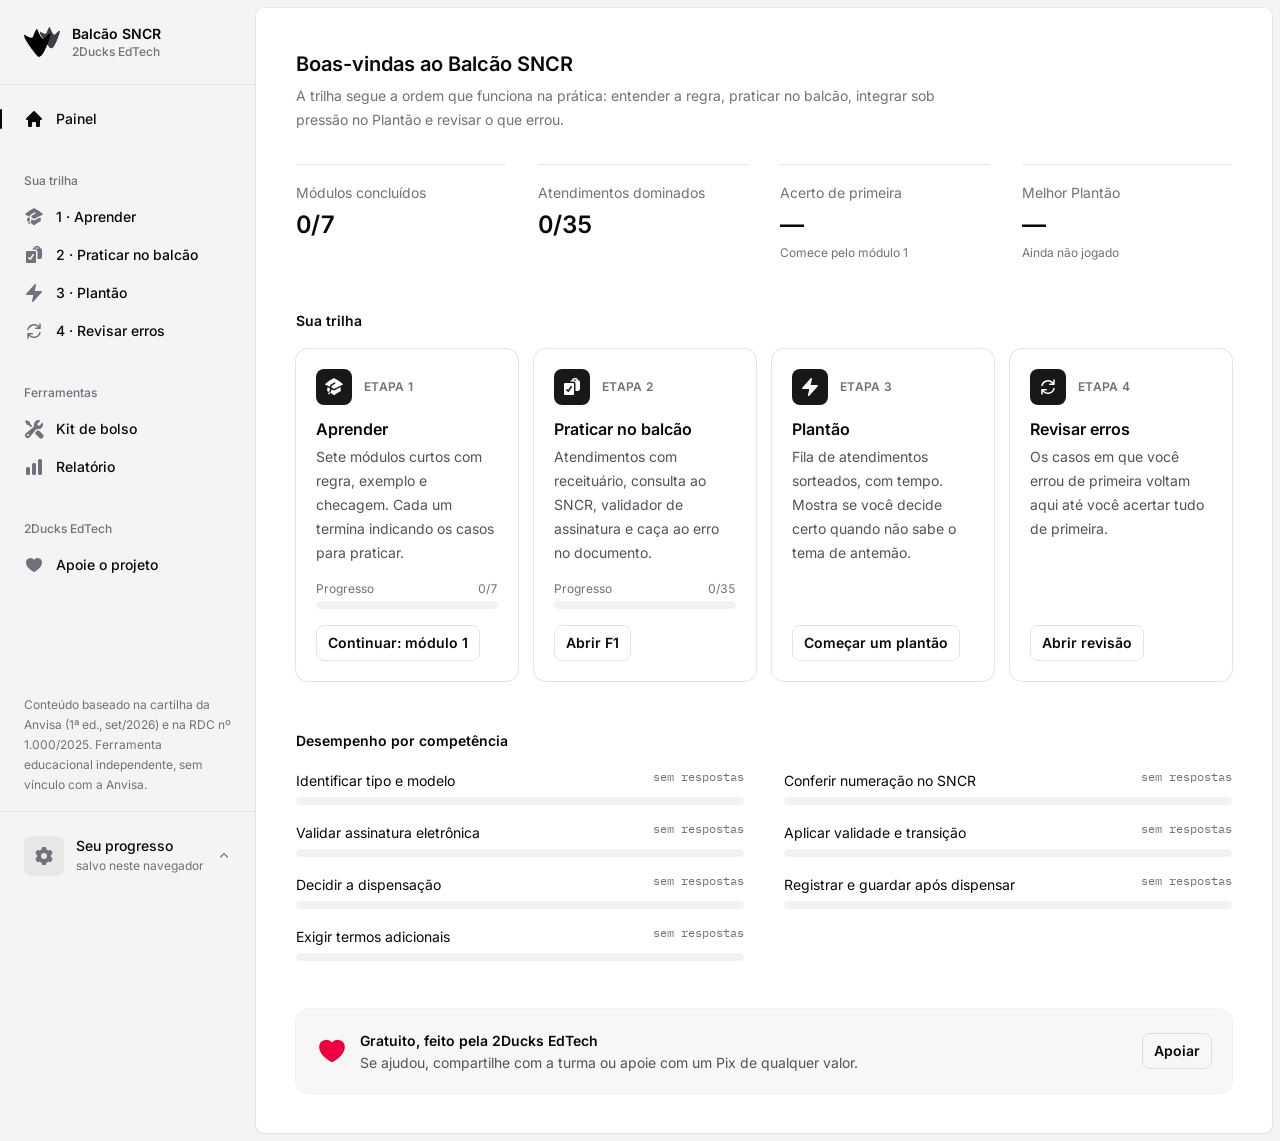
<file: index.html>
<!doctype html>
<html lang="pt-BR" class="h-full antialiased">
  <head>
    <meta charset="UTF-8" />
    <meta name="viewport" content="width=device-width, initial-scale=1.0, viewport-fit=cover" />
    <meta name="robots" content="index, follow" />
    <meta name="theme-color" content="#ffffff" />
    <title>Balcão SNCR · simulador gratuito de receitas controladas</title>
    <meta name="description" content="Simulador gratuito para treinar o atendimento de receitas controladas no novo SNCR da Anvisa: 7 módulos, 35 atendimentos simulados, consulta ao SNCR e feedback a cada decisão. Um projeto da 2Ducks EdTech." />
    <link rel="canonical" href="https://balcao.2ducks.cloud/" />
    <meta property="og:type" content="website" />
    <meta property="og:locale" content="pt_BR" />
    <meta property="og:site_name" content="2Ducks EdTech" />
    <meta property="og:title" content="Balcão SNCR · treine receitas controladas no novo SNCR" />
    <meta property="og:description" content="Simulador gratuito para treinar o atendimento de receitas controladas no novo SNCR da Anvisa: 7 módulos, 35 atendimentos simulados, consulta ao SNCR e feedback a cada decisão. Um projeto da 2Ducks EdTech." />
    <meta property="og:url" content="https://balcao.2ducks.cloud/" />
    <meta property="og:image" content="https://balcao.2ducks.cloud/og.png" />
    <meta property="og:image:width" content="1200" />
    <meta property="og:image:height" content="630" />
    <meta name="twitter:card" content="summary_large_image" />
    <link rel="icon" href="/favicon-192.png" type="image/png" />
    <link rel="apple-touch-icon" href="/favicon-192.png" />
    <link rel="manifest" href="/manifest.webmanifest" />
    <script type="module" crossorigin src="/assets/index-Bd033rZS.js"></script>
    <link rel="modulepreload" crossorigin href="/assets/vendor-i5RZSPsh.js">
    <link rel="stylesheet" crossorigin href="/assets/index-BOBmxLO6.css">
  </head>
  <body class="h-full bg-white text-zinc-950 lg:bg-zinc-100 dark:bg-zinc-900 dark:text-white dark:lg:bg-zinc-950">
    <div id="root" class="h-full"></div>
    <script defer src="https://static.cloudflareinsights.com/beacon.min.js" data-cf-beacon='{"token": "fb543cc6090444268decf99d941e3041", "spa": true}'></script>
  </body>
</html>
</file>
<file: assets/index-BOBmxLO6.css>
@font-face{font-family:Inter Variable;font-style:normal;font-display:swap;font-weight:100 900;src:url(/assets/inter-cyrillic-ext-wght-normal-BOeWTOD4.woff2) format("woff2-variations");unicode-range:U+0460-052F,U+1C80-1C8A,U+20B4,U+2DE0-2DFF,U+A640-A69F,U+FE2E-FE2F}@font-face{font-family:Inter Variable;font-style:normal;font-display:swap;font-weight:100 900;src:url(/assets/inter-cyrillic-wght-normal-DqGufNeO.woff2) format("woff2-variations");unicode-range:U+0301,U+0400-045F,U+0490-0491,U+04B0-04B1,U+2116}@font-face{font-family:Inter Variable;font-style:normal;font-display:swap;font-weight:100 900;src:url(/assets/inter-greek-ext-wght-normal-DlzME5K_.woff2) format("woff2-variations");unicode-range:U+1F00-1FFF}@font-face{font-family:Inter Variable;font-style:normal;font-display:swap;font-weight:100 900;src:url(/assets/inter-greek-wght-normal-CkhJZR-_.woff2) format("woff2-variations");unicode-range:U+0370-0377,U+037A-037F,U+0384-038A,U+038C,U+038E-03A1,U+03A3-03FF}@font-face{font-family:Inter Variable;font-style:normal;font-display:swap;font-weight:100 900;src:url(/assets/inter-vietnamese-wght-normal-CBcvBZtf.woff2) format("woff2-variations");unicode-range:U+0102-0103,U+0110-0111,U+0128-0129,U+0168-0169,U+01A0-01A1,U+01AF-01B0,U+0300-0301,U+0303-0304,U+0308-0309,U+0323,U+0329,U+1EA0-1EF9,U+20AB}@font-face{font-family:Inter Variable;font-style:normal;font-display:swap;font-weight:100 900;src:url(/assets/inter-latin-ext-wght-normal-DO1Apj_S.woff2) format("woff2-variations");unicode-range:U+0100-02BA,U+02BD-02C5,U+02C7-02CC,U+02CE-02D7,U+02DD-02FF,U+0304,U+0308,U+0329,U+1D00-1DBF,U+1E00-1E9F,U+1EF2-1EFF,U+2020,U+20A0-20AB,U+20AD-20C0,U+2113,U+2C60-2C7F,U+A720-A7FF}@font-face{font-family:Inter Variable;font-style:normal;font-display:swap;font-weight:100 900;src:url(/assets/inter-latin-wght-normal-Dx4kXJAl.woff2) format("woff2-variations");unicode-range:U+0000-00FF,U+0131,U+0152-0153,U+02BB-02BC,U+02C6,U+02DA,U+02DC,U+0304,U+0308,U+0329,U+2000-206F,U+20AC,U+2122,U+2191,U+2193,U+2212,U+2215,U+FEFF,U+FFFD}@font-face{font-family:IBM Plex Mono;font-style:normal;font-display:swap;font-weight:400;src:url(/assets/ibm-plex-mono-latin-400-normal-DMJ8VG8y.woff2) format("woff2"),url(/assets/ibm-plex-mono-latin-400-normal-CvHOgSBP.woff) format("woff")}@font-face{font-family:IBM Plex Mono;font-style:normal;font-display:swap;font-weight:600;src:url(/assets/ibm-plex-mono-latin-600-normal-BgSNZQsw.woff2) format("woff2"),url(/assets/ibm-plex-mono-latin-600-normal-DWFSQ4vo.woff) format("woff")}@font-face{font-family:Caveat;font-style:normal;font-display:swap;font-weight:500;src:url(/assets/caveat-latin-500-normal-B9SDL8cy.woff2) format("woff2"),url(/assets/caveat-latin-500-normal-Do9veZfZ.woff) format("woff")}@font-face{font-family:Caveat;font-style:normal;font-display:swap;font-weight:700;src:url(/assets/caveat-latin-700-normal-D8_1Nw6V.woff2) format("woff2"),url(/assets/caveat-latin-700-normal-cPyBTTZN.woff) format("woff")}/*! tailwindcss v4.1.16 | MIT License | https://tailwindcss.com */@layer properties{@supports (((-webkit-hyphens:none)) and (not (margin-trim:inline))) or ((-moz-orient:inline) and (not (color:rgb(from red r g b)))){*,:before,:after,::backdrop{--tw-translate-x:0;--tw-translate-y:0;--tw-translate-z:0;--tw-rotate-x:initial;--tw-rotate-y:initial;--tw-rotate-z:initial;--tw-skew-x:initial;--tw-skew-y:initial;--tw-space-y-reverse:0;--tw-divide-y-reverse:0;--tw-border-style:solid;--tw-leading:initial;--tw-font-weight:initial;--tw-tracking:initial;--tw-ordinal:initial;--tw-slashed-zero:initial;--tw-numeric-figure:initial;--tw-numeric-spacing:initial;--tw-numeric-fraction:initial;--tw-shadow:0 0 #0000;--tw-shadow-color:initial;--tw-shadow-alpha:100%;--tw-inset-shadow:0 0 #0000;--tw-inset-shadow-color:initial;--tw-inset-shadow-alpha:100%;--tw-ring-color:initial;--tw-ring-shadow:0 0 #0000;--tw-inset-ring-color:initial;--tw-inset-ring-shadow:0 0 #0000;--tw-ring-inset:initial;--tw-ring-offset-width:0px;--tw-ring-offset-color:#fff;--tw-ring-offset-shadow:0 0 #0000;--tw-outline-style:solid;--tw-blur:initial;--tw-brightness:initial;--tw-contrast:initial;--tw-grayscale:initial;--tw-hue-rotate:initial;--tw-invert:initial;--tw-opacity:initial;--tw-saturate:initial;--tw-sepia:initial;--tw-drop-shadow:initial;--tw-drop-shadow-color:initial;--tw-drop-shadow-alpha:100%;--tw-drop-shadow-size:initial;--tw-backdrop-blur:initial;--tw-backdrop-brightness:initial;--tw-backdrop-contrast:initial;--tw-backdrop-grayscale:initial;--tw-backdrop-hue-rotate:initial;--tw-backdrop-invert:initial;--tw-backdrop-opacity:initial;--tw-backdrop-saturate:initial;--tw-backdrop-sepia:initial;--tw-duration:initial;--tw-ease:initial;--tw-scale-x:1;--tw-scale-y:1;--tw-scale-z:1;--tw-content:""}}}@layer theme{:root,:host{--font-sans:"Inter Variable",ui-sans-serif,system-ui,-apple-system,"Segoe UI",sans-serif;--font-mono:"IBM Plex Mono",ui-monospace,Menlo,Consolas,monospace;--color-red-50:oklch(97.1% .013 17.38);--color-red-100:oklch(93.6% .032 17.717);--color-red-200:oklch(88.5% .062 18.334);--color-red-300:oklch(80.8% .114 19.571);--color-red-400:oklch(70.4% .191 22.216);--color-red-500:oklch(63.7% .237 25.331);--color-red-600:oklch(57.7% .245 27.325);--color-red-700:oklch(50.5% .213 27.518);--color-red-800:oklch(44.4% .177 26.899);--color-red-900:oklch(39.6% .141 25.723);--color-red-950:oklch(25.8% .092 26.042);--color-orange-200:oklch(90.1% .076 70.697);--color-orange-300:oklch(83.7% .128 66.29);--color-orange-400:oklch(75% .183 55.934);--color-orange-500:oklch(70.5% .213 47.604);--color-orange-600:oklch(64.6% .222 41.116);--color-orange-700:oklch(55.3% .195 38.402);--color-orange-900:oklch(40.8% .123 38.172);--color-amber-50:oklch(98.7% .022 95.277);--color-amber-200:oklch(92.4% .12 95.746);--color-amber-300:oklch(87.9% .169 91.605);--color-amber-400:oklch(82.8% .189 84.429);--color-amber-500:oklch(76.9% .188 70.08);--color-amber-600:oklch(66.6% .179 58.318);--color-amber-700:oklch(55.5% .163 48.998);--color-amber-900:oklch(41.4% .112 45.904);--color-amber-950:oklch(27.9% .077 45.635);--color-yellow-300:oklch(90.5% .182 98.111);--color-yellow-400:oklch(85.2% .199 91.936);--color-yellow-600:oklch(68.1% .162 75.834);--color-yellow-700:oklch(55.4% .135 66.442);--color-yellow-950:oklch(28.6% .066 53.813);--color-lime-300:oklch(89.7% .196 126.665);--color-lime-400:oklch(84.1% .238 128.85);--color-lime-600:oklch(64.8% .2 131.684);--color-lime-700:oklch(53.2% .157 131.589);--color-lime-950:oklch(27.4% .072 132.109);--color-green-400:oklch(79.2% .209 151.711);--color-green-500:oklch(72.3% .219 149.579);--color-green-600:oklch(62.7% .194 149.214);--color-green-700:oklch(52.7% .154 150.069);--color-green-900:oklch(39.3% .095 152.535);--color-emerald-50:oklch(97.9% .021 166.113);--color-emerald-100:oklch(95% .052 163.051);--color-emerald-200:oklch(90.5% .093 164.15);--color-emerald-300:oklch(84.5% .143 164.978);--color-emerald-400:oklch(76.5% .177 163.223);--color-emerald-500:oklch(69.6% .17 162.48);--color-emerald-600:oklch(59.6% .145 163.225);--color-emerald-700:oklch(50.8% .118 165.612);--color-emerald-800:oklch(43.2% .095 166.913);--color-emerald-900:oklch(37.8% .077 168.94);--color-emerald-950:oklch(26.2% .051 172.552);--color-teal-300:oklch(85.5% .138 181.071);--color-teal-500:oklch(70.4% .14 182.503);--color-teal-600:oklch(60% .118 184.704);--color-teal-700:oklch(51.1% .096 186.391);--color-teal-900:oklch(38.6% .063 188.416);--color-cyan-300:oklch(86.5% .127 207.078);--color-cyan-400:oklch(78.9% .154 211.53);--color-cyan-500:oklch(71.5% .143 215.221);--color-cyan-700:oklch(52% .105 223.128);--color-cyan-950:oklch(30.2% .056 229.695);--color-sky-50:oklch(97.7% .013 236.62);--color-sky-200:oklch(90.1% .058 230.902);--color-sky-300:oklch(82.8% .111 230.318);--color-sky-400:oklch(74.6% .16 232.661);--color-sky-500:oklch(68.5% .169 237.323);--color-sky-600:oklch(58.8% .158 241.966);--color-sky-700:oklch(50% .134 242.749);--color-sky-800:oklch(44.3% .11 240.79);--color-sky-900:oklch(39.1% .09 240.876);--color-blue-300:oklch(80.9% .105 251.813);--color-blue-400:oklch(70.7% .165 254.624);--color-blue-500:oklch(62.3% .214 259.815);--color-blue-600:oklch(54.6% .245 262.881);--color-blue-700:oklch(48.8% .243 264.376);--color-blue-900:oklch(37.9% .146 265.522);--color-indigo-200:oklch(87% .065 274.039);--color-indigo-300:oklch(78.5% .115 274.713);--color-indigo-400:oklch(67.3% .182 276.935);--color-indigo-500:oklch(58.5% .233 277.117);--color-indigo-600:oklch(51.1% .262 276.966);--color-indigo-700:oklch(45.7% .24 277.023);--color-indigo-900:oklch(35.9% .144 278.697);--color-violet-200:oklch(89.4% .057 293.283);--color-violet-300:oklch(81.1% .111 293.571);--color-violet-400:oklch(70.2% .183 293.541);--color-violet-500:oklch(60.6% .25 292.717);--color-violet-600:oklch(54.1% .281 293.009);--color-violet-700:oklch(49.1% .27 292.581);--color-violet-800:oklch(43.2% .232 292.759);--color-violet-900:oklch(38% .189 293.745);--color-purple-200:oklch(90.2% .063 306.703);--color-purple-300:oklch(82.7% .119 306.383);--color-purple-400:oklch(71.4% .203 305.504);--color-purple-500:oklch(62.7% .265 303.9);--color-purple-600:oklch(55.8% .288 302.321);--color-purple-700:oklch(49.6% .265 301.924);--color-purple-900:oklch(38.1% .176 304.987);--color-fuchsia-200:oklch(90.3% .076 319.62);--color-fuchsia-300:oklch(83.3% .145 321.434);--color-fuchsia-400:oklch(74% .238 322.16);--color-fuchsia-500:oklch(66.7% .295 322.15);--color-fuchsia-600:oklch(59.1% .293 322.896);--color-fuchsia-700:oklch(51.8% .253 323.949);--color-fuchsia-900:oklch(40.1% .17 325.612);--color-pink-200:oklch(89.9% .061 343.231);--color-pink-300:oklch(82.3% .12 346.018);--color-pink-400:oklch(71.8% .202 349.761);--color-pink-500:oklch(65.6% .241 354.308);--color-pink-600:oklch(59.2% .249 .584);--color-pink-700:oklch(52.5% .223 3.958);--color-pink-900:oklch(40.8% .153 2.432);--color-rose-200:oklch(89.2% .058 10.001);--color-rose-300:oklch(81% .117 11.638);--color-rose-400:oklch(71.2% .194 13.428);--color-rose-500:oklch(64.5% .246 16.439);--color-rose-600:oklch(58.6% .253 17.585);--color-rose-700:oklch(51.4% .222 16.935);--color-rose-900:oklch(41% .159 10.272);--color-zinc-50:oklch(98.5% 0 0);--color-zinc-100:oklch(96.7% .001 286.375);--color-zinc-200:oklch(92% .004 286.32);--color-zinc-300:oklch(87.1% .006 286.286);--color-zinc-400:oklch(70.5% .015 286.067);--color-zinc-500:oklch(55.2% .016 285.938);--color-zinc-600:oklch(44.2% .017 285.786);--color-zinc-700:oklch(37% .013 285.805);--color-zinc-800:oklch(27.4% .006 286.033);--color-zinc-900:oklch(21% .006 285.885);--color-zinc-950:oklch(14.1% .005 285.823);--color-black:#000;--color-white:#fff;--spacing:.25rem;--container-xs:20rem;--container-sm:24rem;--container-md:28rem;--container-lg:32rem;--container-xl:36rem;--container-2xl:42rem;--container-3xl:48rem;--container-4xl:56rem;--container-5xl:64rem;--container-6xl:72rem;--text-xs:.75rem;--text-xs--line-height:calc(1/.75);--text-sm:.875rem;--text-sm--line-height:calc(1.25/.875);--text-base:1rem;--text-base--line-height: 1.5 ;--text-lg:1.125rem;--text-lg--line-height:calc(1.75/1.125);--text-xl:1.25rem;--text-xl--line-height:calc(1.75/1.25);--text-2xl:1.5rem;--text-2xl--line-height:calc(2/1.5);--text-3xl:1.875rem;--text-3xl--line-height: 1.2 ;--text-4xl:2.25rem;--text-4xl--line-height:calc(2.5/2.25);--text-6xl:3.75rem;--text-6xl--line-height:1;--font-weight-normal:400;--font-weight-medium:500;--font-weight-semibold:600;--font-weight-bold:700;--font-weight-extrabold:800;--tracking-tight:-.025em;--tracking-wide:.025em;--tracking-widest:.1em;--leading-tight:1.25;--leading-snug:1.375;--radius-sm:.25rem;--radius-md:.375rem;--radius-lg:.5rem;--radius-xl:.75rem;--radius-2xl:1rem;--radius-3xl:1.5rem;--ease-in:cubic-bezier(.4,0,1,1);--ease-out:cubic-bezier(0,0,.2,1);--ease-in-out:cubic-bezier(.4,0,.2,1);--animate-spin:spin 1s linear infinite;--blur-xl:24px;--aspect-video:16/9;--default-transition-duration:.15s;--default-transition-timing-function:cubic-bezier(.4,0,.2,1);--default-font-family:var(--font-sans);--default-mono-font-family:var(--font-mono);--font-hand:"Caveat","Segoe Print","Bradley Hand",cursive;--color-paper-a:#f6e7a6;--color-paper-b:#cfe0f3;--color-paper-w:#fcfcfa;--color-paper-ink:#1b1e22;--color-paper-line:#7e858c;--color-pen:#1a3e9a}}@layer base{*,:after,:before,::backdrop{box-sizing:border-box;border:0 solid;margin:0;padding:0}::file-selector-button{box-sizing:border-box;border:0 solid;margin:0;padding:0}html,:host{-webkit-text-size-adjust:100%;tab-size:4;line-height:1.5;font-family:var(--default-font-family,ui-sans-serif,system-ui,sans-serif,"Apple Color Emoji","Segoe UI Emoji","Segoe UI Symbol","Noto Color Emoji");font-feature-settings:var(--default-font-feature-settings,normal);font-variation-settings:var(--default-font-variation-settings,normal);-webkit-tap-highlight-color:transparent}hr{height:0;color:inherit;border-top-width:1px}abbr:where([title]){-webkit-text-decoration:underline dotted;text-decoration:underline dotted}h1,h2,h3,h4,h5,h6{font-size:inherit;font-weight:inherit}a{color:inherit;-webkit-text-decoration:inherit;text-decoration:inherit}b,strong{font-weight:bolder}code,kbd,samp,pre{font-family:var(--default-mono-font-family,ui-monospace,SFMono-Regular,Menlo,Monaco,Consolas,"Liberation Mono","Courier New",monospace);font-feature-settings:var(--default-mono-font-feature-settings,normal);font-variation-settings:var(--default-mono-font-variation-settings,normal);font-size:1em}small{font-size:80%}sub,sup{vertical-align:baseline;font-size:75%;line-height:0;position:relative}sub{bottom:-.25em}sup{top:-.5em}table{text-indent:0;border-color:inherit;border-collapse:collapse}:-moz-focusring{outline:auto}progress{vertical-align:baseline}summary{display:list-item}ol,ul,menu{list-style:none}img,svg,video,canvas,audio,iframe,embed,object{vertical-align:middle;display:block}img,video{max-width:100%;height:auto}button,input,select,optgroup,textarea{font:inherit;font-feature-settings:inherit;font-variation-settings:inherit;letter-spacing:inherit;color:inherit;opacity:1;background-color:#0000;border-radius:0}::file-selector-button{font:inherit;font-feature-settings:inherit;font-variation-settings:inherit;letter-spacing:inherit;color:inherit;opacity:1;background-color:#0000;border-radius:0}:where(select:is([multiple],[size])) optgroup{font-weight:bolder}:where(select:is([multiple],[size])) optgroup option{padding-inline-start:20px}::file-selector-button{margin-inline-end:4px}::placeholder{opacity:1}@supports (not ((-webkit-appearance:-apple-pay-button))) or (contain-intrinsic-size:1px){::placeholder{color:currentColor}@supports (color:color-mix(in lab,red,red)){::placeholder{color:color-mix(in oklab,currentcolor 50%,transparent)}}}textarea{resize:vertical}::-webkit-search-decoration{-webkit-appearance:none}::-webkit-date-and-time-value{min-height:1lh;text-align:inherit}::-webkit-datetime-edit{display:inline-flex}::-webkit-datetime-edit-fields-wrapper{padding:0}::-webkit-datetime-edit{padding-block:0}::-webkit-datetime-edit-year-field{padding-block:0}::-webkit-datetime-edit-month-field{padding-block:0}::-webkit-datetime-edit-day-field{padding-block:0}::-webkit-datetime-edit-hour-field{padding-block:0}::-webkit-datetime-edit-minute-field{padding-block:0}::-webkit-datetime-edit-second-field{padding-block:0}::-webkit-datetime-edit-millisecond-field{padding-block:0}::-webkit-datetime-edit-meridiem-field{padding-block:0}::-webkit-calendar-picker-indicator{line-height:1}:-moz-ui-invalid{box-shadow:none}button,input:where([type=button],[type=reset],[type=submit]){appearance:button}::file-selector-button{appearance:button}::-webkit-inner-spin-button{height:auto}::-webkit-outer-spin-button{height:auto}[hidden]:where(:not([hidden=until-found])){display:none!important}html{font-feature-settings:"cv11","ss01"}:focus-visible{outline-offset:2px}}@layer components;@layer utilities{.\@container{container-type:inline-size}.\[container-type\:size\]{container-type:size}.pointer-events-none{pointer-events:none}.visible{visibility:visible}.sr-only{clip-path:inset(50%);white-space:nowrap;border-width:0;width:1px;height:1px;margin:-1px;padding:0;position:absolute;overflow:hidden}.absolute{position:absolute}.fixed{position:fixed}.relative{position:relative}.static{position:static}.inset-0{inset:calc(var(--spacing)*0)}.inset-\[2\.5\%\]{inset:2.5%}.inset-x-2{inset-inline:calc(var(--spacing)*2)}.inset-y-0{inset-block:calc(var(--spacing)*0)}.inset-y-2{inset-block:calc(var(--spacing)*2)}.inset-y-\[-0\.3em\]{inset-block:-.3em}.top-0{top:calc(var(--spacing)*0)}.top-1{top:calc(var(--spacing)*1)}.top-1\/2{top:50%}.top-3{top:calc(var(--spacing)*3)}.top-\[0\.5em\]\!{top:.5em!important}.right-0{right:calc(var(--spacing)*0)}.right-3{right:calc(var(--spacing)*3)}.-bottom-2{bottom:calc(var(--spacing)*-2)}.-bottom-2\.5{bottom:calc(var(--spacing)*-2.5)}.bottom-0{bottom:calc(var(--spacing)*0)}.bottom-\[0\.5em\]\!{bottom:.5em!important}.-left-4{left:calc(var(--spacing)*-4)}.left-0{left:calc(var(--spacing)*0)}.left-1{left:calc(var(--spacing)*1)}.left-1\/2{left:50%}.isolate{isolation:isolate}.z-50{z-index:50}.col-span-2{grid-column:span 2/span 2}.col-span-5{grid-column:span 5/span 5}.col-span-full{grid-column:1/-1}.col-start-1{grid-column-start:1}.col-start-2{grid-column-start:2}.col-start-5{grid-column-start:5}.row-start-1{grid-row-start:1}.row-start-2{grid-row-start:2}.-mx-\(--gutter\){margin-inline:calc(var(--gutter)*-1)}.-mx-0{margin-inline:calc(var(--spacing)*0)}.-mx-0\.5{margin-inline:calc(var(--spacing)*-.5)}.mx-3{margin-inline:calc(var(--spacing)*3)}.mx-3\.5{margin-inline:calc(var(--spacing)*3.5)}.mx-\[4\%\]{margin-inline:4%}.mx-auto{margin-inline:auto}.my-1{margin-block:calc(var(--spacing)*1)}.my-4{margin-block:calc(var(--spacing)*4)}.mt-0{margin-top:calc(var(--spacing)*0)}.mt-0\.5{margin-top:calc(var(--spacing)*.5)}.mt-1{margin-top:calc(var(--spacing)*1)}.mt-2{margin-top:calc(var(--spacing)*2)}.mt-2\.5{margin-top:calc(var(--spacing)*2.5)}.mt-3{margin-top:calc(var(--spacing)*3)}.mt-4{margin-top:calc(var(--spacing)*4)}.mt-5{margin-top:calc(var(--spacing)*5)}.mt-6{margin-top:calc(var(--spacing)*6)}.mt-8{margin-top:calc(var(--spacing)*8)}.mt-10{margin-top:calc(var(--spacing)*10)}.mt-12{margin-top:calc(var(--spacing)*12)}.mt-\[0\.4em\]{margin-top:.4em}.mt-\[0\.5em\]{margin-top:.5em}.mt-\[1\.2em\]{margin-top:1.2em}.mt-\[1em\]{margin-top:1em}.mr-1{margin-right:calc(var(--spacing)*1)}.mr-2{margin-right:calc(var(--spacing)*2)}.-mb-3{margin-bottom:calc(var(--spacing)*-3)}.mb-1{margin-bottom:calc(var(--spacing)*1)}.mb-1\.5{margin-bottom:calc(var(--spacing)*1.5)}.mb-2{margin-bottom:calc(var(--spacing)*2)}.mb-2\.5{margin-bottom:calc(var(--spacing)*2.5)}.mb-3{margin-bottom:calc(var(--spacing)*3)}.mb-6{margin-bottom:calc(var(--spacing)*6)}.mb-\[0\.5em\]{margin-bottom:.5em}.mb-\[4\%\]{margin-bottom:4%}.-ml-4{margin-left:calc(var(--spacing)*-4)}.ml-2{margin-left:calc(var(--spacing)*2)}.ml-2\.5{margin-left:calc(var(--spacing)*2.5)}.ml-3{margin-left:calc(var(--spacing)*3)}.ml-auto{margin-left:auto}.block{display:block}.contents{display:contents}.flex{display:flex}.flow-root{display:flow-root}.grid{display:grid}.hidden{display:none}.inline{display:inline}.inline-block{display:inline-block}.inline-flex{display:inline-flex}.inline-grid{display:inline-grid}.table{display:table}.aspect-\[1\.414\]{aspect-ratio:1.414}.aspect-\[9\/16\]{aspect-ratio:9/16}.aspect-\[16\/10\]{aspect-ratio:16/10}.aspect-video{aspect-ratio:var(--aspect-video)}.size-4{width:calc(var(--spacing)*4);height:calc(var(--spacing)*4)}.size-4\.5{width:calc(var(--spacing)*4.5);height:calc(var(--spacing)*4.5)}.size-4\.75{width:calc(var(--spacing)*4.75);height:calc(var(--spacing)*4.75)}.size-5{width:calc(var(--spacing)*5);height:calc(var(--spacing)*5)}.size-6{width:calc(var(--spacing)*6);height:calc(var(--spacing)*6)}.size-7{width:calc(var(--spacing)*7);height:calc(var(--spacing)*7)}.size-8{width:calc(var(--spacing)*8);height:calc(var(--spacing)*8)}.size-9{width:calc(var(--spacing)*9);height:calc(var(--spacing)*9)}.size-10{width:calc(var(--spacing)*10);height:calc(var(--spacing)*10)}.size-14{width:calc(var(--spacing)*14);height:calc(var(--spacing)*14)}.size-16{width:calc(var(--spacing)*16);height:calc(var(--spacing)*16)}.size-48{width:calc(var(--spacing)*48);height:calc(var(--spacing)*48)}.size-\[0\.9em\]{width:.9em;height:.9em}.size-\[1\.1em\]{width:1.1em;height:1.1em}.size-\[1\.4em\]{width:1.4em;height:1.4em}.size-\[1\.8em\]{width:1.8em;height:1.8em}.size-\[5em\]{width:5em;height:5em}.size-\[max\(100\%\,2\.75rem\)\]{width:max(100%,2.75rem);height:max(100%,2.75rem)}.size-full{width:100%;height:100%}.h-0{height:calc(var(--spacing)*0)}.h-0\.5{height:calc(var(--spacing)*.5)}.h-1{height:calc(var(--spacing)*1)}.h-1\.5{height:calc(var(--spacing)*1.5)}.h-2{height:calc(var(--spacing)*2)}.h-6{height:calc(var(--spacing)*6)}.h-16{height:calc(var(--spacing)*16)}.h-\[0\.35em\]{height:.35em}.h-\[1\.4em\]{height:1.4em}.h-\[2\.4em\]{height:2.4em}.h-\[2\.6em\]{height:2.6em}.h-full{height:100%}.h-px{height:1px}.min-h-0{min-height:calc(var(--spacing)*0)}.min-h-11{min-height:calc(var(--spacing)*11)}.min-h-dvh{min-height:100dvh}.min-h-full{min-height:100%}.min-h-svh{min-height:100svh}.w-0{width:calc(var(--spacing)*0)}.w-0\.5{width:calc(var(--spacing)*.5)}.w-1{width:calc(var(--spacing)*1)}.w-1\/3{width:33.3333%}.w-2{width:calc(var(--spacing)*2)}.w-2\/3{width:66.6667%}.w-6{width:calc(var(--spacing)*6)}.w-9{width:calc(var(--spacing)*9)}.w-10{width:calc(var(--spacing)*10)}.w-64{width:calc(var(--spacing)*64)}.w-\[2px\]{width:2px}.w-\[9\.5em\]{width:9.5em}.w-\[min\(100vw\,calc\(100dvh\*9\/16\)\)\]{width:min(100vw,56.25dvh)}.w-auto{width:auto}.w-full{width:100%}.w-max{width:max-content}.w-px{width:1px}.w-screen{width:100vw}.max-w-2xl{max-width:var(--container-2xl)}.max-w-4xl{max-width:var(--container-4xl)}.max-w-6xl{max-width:var(--container-6xl)}.max-w-80{max-width:calc(var(--spacing)*80)}.max-w-\[26em\]{max-width:26em}.max-w-\[30em\]{max-width:30em}.max-w-\[34em\]{max-width:34em}.max-w-\[70\%\]{max-width:70%}.max-w-full{max-width:100%}.max-w-md{max-width:var(--container-md)}.max-w-sm{max-width:var(--container-sm)}.max-w-xl{max-width:var(--container-xl)}.min-w-0{min-width:calc(var(--spacing)*0)}.min-w-9{min-width:calc(var(--spacing)*9)}.min-w-56{min-width:calc(var(--spacing)*56)}.min-w-\[2ch\]{min-width:2ch}.min-w-\[150px\]{min-width:150px}.min-w-\[300px\]{min-width:300px}.min-w-\[calc\(var\(--button-width\)\+1\.75rem\)\]{min-width:calc(var(--button-width) + 1.75rem)}.min-w-\[calc\(var\(--input-width\)\+8px\)\]{min-width:calc(var(--input-width) + 8px)}.min-w-full{min-width:100%}.flex-1{flex:1}.shrink-0{flex-shrink:0}.grow{flex-grow:1}.basis-0{flex-basis:calc(var(--spacing)*0)}.basis-52{flex-basis:calc(var(--spacing)*52)}.origin-center{transform-origin:50%}.origin-left{transform-origin:0}.-translate-x-1{--tw-translate-x:calc(var(--spacing)*-1);translate:var(--tw-translate-x)var(--tw-translate-y)}.-translate-x-1\/2{--tw-translate-x: -50% ;translate:var(--tw-translate-x)var(--tw-translate-y)}.translate-x-0{--tw-translate-x:calc(var(--spacing)*0);translate:var(--tw-translate-x)var(--tw-translate-y)}.translate-x-0\.5{--tw-translate-x:calc(var(--spacing)*.5);translate:var(--tw-translate-x)var(--tw-translate-y)}.-translate-y-1{--tw-translate-y:calc(var(--spacing)*-1);translate:var(--tw-translate-x)var(--tw-translate-y)}.-translate-y-1\/2{--tw-translate-y: -50% ;translate:var(--tw-translate-x)var(--tw-translate-y)}.-rotate-\[0\.3deg\]{rotate:-.3deg}.transform{transform:var(--tw-rotate-x,)var(--tw-rotate-y,)var(--tw-rotate-z,)var(--tw-skew-x,)var(--tw-skew-y,)}.\[animation\:ring_5s_linear_forwards\]{animation:5s linear forwards ring}.animate-spin{animation:var(--animate-spin)}.cursor-default{cursor:default}.cursor-pointer{cursor:pointer}.resize{resize:both}.resize-none{resize:none}.resize-y{resize:vertical}.scroll-py-1{scroll-padding-block:calc(var(--spacing)*1)}.list-decimal{list-style-type:decimal}.list-disc{list-style-type:disc}.appearance-none{appearance:none}.grid-cols-1{grid-template-columns:repeat(1,minmax(0,1fr))}.grid-cols-2{grid-template-columns:repeat(2,minmax(0,1fr))}.grid-cols-\[--spacing\(5\)_1fr\]{grid-template-columns:calc(var(--spacing)*5)1fr}.grid-cols-\[1\.125rem_1fr\]{grid-template-columns:1.125rem 1fr}.grid-cols-\[1fr_--spacing\(5\)\]{grid-template-columns:1fr calc(var(--spacing)*5)}.grid-cols-\[1fr_auto\]{grid-template-columns:1fr auto}.grid-cols-\[auto_1fr_1\.5rem_0\.5rem_auto\]{grid-template-columns:auto 1fr 1.5rem .5rem auto}.grid-cols-\[minmax\(0\,1fr\)\]{grid-template-columns:minmax(0,1fr)}.grid-rows-\[1fr_auto\]{grid-template-rows:1fr auto}.grid-rows-\[1fr_auto_1fr\]{grid-template-rows:1fr auto 1fr}.flex-col{flex-direction:column}.flex-col-reverse{flex-direction:column-reverse}.flex-wrap{flex-wrap:wrap}.place-items-center{place-items:center}.items-baseline{align-items:baseline}.items-center{align-items:center}.items-end{align-items:flex-end}.items-start{align-items:flex-start}.justify-between{justify-content:space-between}.justify-center{justify-content:center}.justify-end{justify-content:flex-end}.justify-items-center{justify-items:center}.gap-0{gap:calc(var(--spacing)*0)}.gap-0\.5{gap:calc(var(--spacing)*.5)}.gap-1{gap:calc(var(--spacing)*1)}.gap-1\.5{gap:calc(var(--spacing)*1.5)}.gap-2{gap:calc(var(--spacing)*2)}.gap-3{gap:calc(var(--spacing)*3)}.gap-4{gap:calc(var(--spacing)*4)}.gap-6{gap:calc(var(--spacing)*6)}.gap-8{gap:calc(var(--spacing)*8)}.gap-\[0\.4em\]{gap:.4em}.gap-\[0\.5em\]{gap:.5em}.gap-\[0\.6em\]{gap:.6em}.gap-\[0\.8em\]{gap:.8em}:where(.space-y-1>:not(:last-child)){--tw-space-y-reverse:0;margin-block-start:calc(calc(var(--spacing)*1)*var(--tw-space-y-reverse));margin-block-end:calc(calc(var(--spacing)*1)*calc(1 - var(--tw-space-y-reverse)))}:where(.space-y-1\.5>:not(:last-child)){--tw-space-y-reverse:0;margin-block-start:calc(calc(var(--spacing)*1.5)*var(--tw-space-y-reverse));margin-block-end:calc(calc(var(--spacing)*1.5)*calc(1 - var(--tw-space-y-reverse)))}:where(.space-y-2>:not(:last-child)){--tw-space-y-reverse:0;margin-block-start:calc(calc(var(--spacing)*2)*var(--tw-space-y-reverse));margin-block-end:calc(calc(var(--spacing)*2)*calc(1 - var(--tw-space-y-reverse)))}:where(.space-y-3>:not(:last-child)){--tw-space-y-reverse:0;margin-block-start:calc(calc(var(--spacing)*3)*var(--tw-space-y-reverse));margin-block-end:calc(calc(var(--spacing)*3)*calc(1 - var(--tw-space-y-reverse)))}:where(.space-y-4>:not(:last-child)){--tw-space-y-reverse:0;margin-block-start:calc(calc(var(--spacing)*4)*var(--tw-space-y-reverse));margin-block-end:calc(calc(var(--spacing)*4)*calc(1 - var(--tw-space-y-reverse)))}:where(.space-y-5>:not(:last-child)){--tw-space-y-reverse:0;margin-block-start:calc(calc(var(--spacing)*5)*var(--tw-space-y-reverse));margin-block-end:calc(calc(var(--spacing)*5)*calc(1 - var(--tw-space-y-reverse)))}:where(.space-y-6>:not(:last-child)){--tw-space-y-reverse:0;margin-block-start:calc(calc(var(--spacing)*6)*var(--tw-space-y-reverse));margin-block-end:calc(calc(var(--spacing)*6)*calc(1 - var(--tw-space-y-reverse)))}:where(.space-y-8>:not(:last-child)){--tw-space-y-reverse:0;margin-block-start:calc(calc(var(--spacing)*8)*var(--tw-space-y-reverse));margin-block-end:calc(calc(var(--spacing)*8)*calc(1 - var(--tw-space-y-reverse)))}:where(.space-y-\[0\.5em\]>:not(:last-child)){--tw-space-y-reverse:0;margin-block-start:calc(.5em*var(--tw-space-y-reverse));margin-block-end:calc(.5em*calc(1 - var(--tw-space-y-reverse)))}:where(.space-y-\[0\.35em\]>:not(:last-child)){--tw-space-y-reverse:0;margin-block-start:calc(.35em*var(--tw-space-y-reverse));margin-block-end:calc(.35em*calc(1 - var(--tw-space-y-reverse)))}:where(.space-y-\[0\.45em\]>:not(:last-child)){--tw-space-y-reverse:0;margin-block-start:calc(.45em*var(--tw-space-y-reverse));margin-block-end:calc(.45em*calc(1 - var(--tw-space-y-reverse)))}:where(.space-y-\[0\.55em\]>:not(:last-child)){--tw-space-y-reverse:0;margin-block-start:calc(.55em*var(--tw-space-y-reverse));margin-block-end:calc(.55em*calc(1 - var(--tw-space-y-reverse)))}.gap-x-1{column-gap:calc(var(--spacing)*1)}.gap-x-1\.5{column-gap:calc(var(--spacing)*1.5)}.gap-x-2{column-gap:calc(var(--spacing)*2)}.gap-x-4{column-gap:calc(var(--spacing)*4)}.gap-x-6{column-gap:calc(var(--spacing)*6)}.gap-x-8{column-gap:calc(var(--spacing)*8)}.gap-x-10{column-gap:calc(var(--spacing)*10)}.gap-x-12{column-gap:calc(var(--spacing)*12)}.gap-x-\[1em\]{column-gap:1em}.gap-y-1{row-gap:calc(var(--spacing)*1)}.gap-y-3{row-gap:calc(var(--spacing)*3)}.gap-y-4{row-gap:calc(var(--spacing)*4)}.gap-y-\[0\.6em\]{row-gap:.6em}:where(.divide-y>:not(:last-child)){--tw-divide-y-reverse:0;border-bottom-style:var(--tw-border-style);border-top-style:var(--tw-border-style);border-top-width:calc(1px*var(--tw-divide-y-reverse));border-bottom-width:calc(1px*calc(1 - var(--tw-divide-y-reverse)))}:where(.divide-zinc-950>:not(:last-child)){border-color:var(--color-zinc-950)}:where(.divide-zinc-950\/5>:not(:last-child)){border-color:#09090b0d}@supports (color:color-mix(in lab,red,red)){:where(.divide-zinc-950\/5>:not(:last-child)){border-color:color-mix(in oklab,var(--color-zinc-950)5%,transparent)}}.self-center{align-self:center}.self-start{align-self:flex-start}.justify-self-end{justify-self:flex-end}.truncate{text-overflow:ellipsis;white-space:nowrap;overflow:hidden}.overflow-hidden{overflow:hidden}.overflow-x-auto{overflow-x:auto}.overflow-y-auto{overflow-y:auto}.overflow-y-scroll{overflow-y:scroll}.overscroll-contain{overscroll-behavior:contain}.rounded{border-radius:.25rem}.rounded-\(--avatar-radius\){border-radius:var(--avatar-radius)}.rounded-2xl{border-radius:var(--radius-2xl)}.rounded-\[0\.3125rem\]{border-radius:.3125rem}.rounded-\[20\%\]{border-radius:20%}.rounded-full{border-radius:3.40282e38px}.rounded-lg{border-radius:var(--radius-lg)}.rounded-md{border-radius:var(--radius-md)}.rounded-sm{border-radius:var(--radius-sm)}.rounded-xl{border-radius:var(--radius-xl)}.rounded-t-3xl{border-top-left-radius:var(--radius-3xl);border-top-right-radius:var(--radius-3xl)}.border{border-style:var(--tw-border-style);border-width:1px}.border-0{border-style:var(--tw-border-style);border-width:0}.border-2{border-style:var(--tw-border-style);border-width:2px}.border-\[1\.5px\]{border-style:var(--tw-border-style);border-width:1.5px}.border-\[4\.5px\]{border-style:var(--tw-border-style);border-width:4.5px}.border-t{border-top-style:var(--tw-border-style);border-top-width:1px}.border-b{border-bottom-style:var(--tw-border-style);border-bottom-width:1px}.border-b-\[1\.5px\]{border-bottom-style:var(--tw-border-style);border-bottom-width:1.5px}.border-l{border-left-style:var(--tw-border-style);border-left-width:1px}.border-l-4{border-left-style:var(--tw-border-style);border-left-width:4px}.border-l-\[0\.6em\]{border-left-style:var(--tw-border-style);border-left-width:.6em}.border-l-\[10px\]{border-left-style:var(--tw-border-style);border-left-width:10px}.border-dotted{--tw-border-style:dotted;border-style:dotted}.border-emerald-600{border-color:var(--color-emerald-600)}.border-paper-ink{border-color:var(--color-paper-ink)}.border-paper-line{border-color:var(--color-paper-line)}.border-red-500{border-color:var(--color-red-500)}.border-red-500\/30{border-color:#fb2c364d}@supports (color:color-mix(in lab,red,red)){.border-red-500\/30{border-color:color-mix(in oklab,var(--color-red-500)30%,transparent)}}.border-red-500\/60{border-color:#fb2c3699}@supports (color:color-mix(in lab,red,red)){.border-red-500\/60{border-color:color-mix(in oklab,var(--color-red-500)60%,transparent)}}.border-red-600{border-color:var(--color-red-600)}.border-transparent{border-color:#0000}.border-zinc-300{border-color:var(--color-zinc-300)}.border-zinc-900{border-color:var(--color-zinc-900)}.border-zinc-900\/80{border-color:#18181bcc}@supports (color:color-mix(in lab,red,red)){.border-zinc-900\/80{border-color:color-mix(in oklab,var(--color-zinc-900)80%,transparent)}}.border-zinc-950{border-color:var(--color-zinc-950)}.border-zinc-950\/5{border-color:#09090b0d}@supports (color:color-mix(in lab,red,red)){.border-zinc-950\/5{border-color:color-mix(in oklab,var(--color-zinc-950)5%,transparent)}}.border-zinc-950\/10{border-color:#09090b1a}@supports (color:color-mix(in lab,red,red)){.border-zinc-950\/10{border-color:color-mix(in oklab,var(--color-zinc-950)10%,transparent)}}.border-zinc-950\/15{border-color:#09090b26}@supports (color:color-mix(in lab,red,red)){.border-zinc-950\/15{border-color:color-mix(in oklab,var(--color-zinc-950)15%,transparent)}}.border-t-zinc-900{border-top-color:var(--color-zinc-900)}.border-b-zinc-950{border-bottom-color:var(--color-zinc-950)}.border-b-zinc-950\/10{border-bottom-color:#09090b1a}@supports (color:color-mix(in lab,red,red)){.border-b-zinc-950\/10{border-bottom-color:color-mix(in oklab,var(--color-zinc-950)10%,transparent)}}.border-l-\[\#5E8F7F\]{border-left-color:#5e8f7f}.border-l-\[\#6E9BCF\]{border-left-color:#6e9bcf}.border-l-\[\#B08A5A\]{border-left-color:#b08a5a}.border-l-\[\#E2C440\]{border-left-color:#e2c440}.border-l-zinc-400{border-left-color:var(--color-zinc-400)}.border-l-zinc-950{border-left-color:var(--color-zinc-950)}.border-l-zinc-950\/5{border-left-color:#09090b0d}@supports (color:color-mix(in lab,red,red)){.border-l-zinc-950\/5{border-left-color:color-mix(in oklab,var(--color-zinc-950)5%,transparent)}}.bg-\(--btn-border\){background-color:var(--btn-border)}.bg-\(--radio-indicator\){background-color:var(--radio-indicator)}.bg-\[\#17324A\]{background-color:#17324a}.bg-amber-50{background-color:var(--color-amber-50)}.bg-amber-50\/60{background-color:#fffbeb99}@supports (color:color-mix(in lab,red,red)){.bg-amber-50\/60{background-color:color-mix(in oklab,var(--color-amber-50)60%,transparent)}}.bg-amber-400{background-color:var(--color-amber-400)}.bg-amber-400\/20{background-color:#fcbb0033}@supports (color:color-mix(in lab,red,red)){.bg-amber-400\/20{background-color:color-mix(in oklab,var(--color-amber-400)20%,transparent)}}.bg-amber-400\/25{background-color:#fcbb0040}@supports (color:color-mix(in lab,red,red)){.bg-amber-400\/25{background-color:color-mix(in oklab,var(--color-amber-400)25%,transparent)}}.bg-amber-400\/30{background-color:#fcbb004d}@supports (color:color-mix(in lab,red,red)){.bg-amber-400\/30{background-color:color-mix(in oklab,var(--color-amber-400)30%,transparent)}}.bg-amber-400\/40{background-color:#fcbb0066}@supports (color:color-mix(in lab,red,red)){.bg-amber-400\/40{background-color:color-mix(in oklab,var(--color-amber-400)40%,transparent)}}.bg-amber-500{background-color:var(--color-amber-500)}.bg-amber-600{background-color:var(--color-amber-600)}.bg-black{background-color:var(--color-black)}.bg-black\/15{background-color:#00000026}@supports (color:color-mix(in lab,red,red)){.bg-black\/15{background-color:color-mix(in oklab,var(--color-black)15%,transparent)}}.bg-black\/30{background-color:#0000004d}@supports (color:color-mix(in lab,red,red)){.bg-black\/30{background-color:color-mix(in oklab,var(--color-black)30%,transparent)}}.bg-blue-500{background-color:var(--color-blue-500)}.bg-blue-500\/15{background-color:#3080ff26}@supports (color:color-mix(in lab,red,red)){.bg-blue-500\/15{background-color:color-mix(in oklab,var(--color-blue-500)15%,transparent)}}.bg-cyan-400{background-color:var(--color-cyan-400)}.bg-cyan-400\/20{background-color:#00d2ef33}@supports (color:color-mix(in lab,red,red)){.bg-cyan-400\/20{background-color:color-mix(in oklab,var(--color-cyan-400)20%,transparent)}}.bg-emerald-50{background-color:var(--color-emerald-50)}.bg-emerald-50\/70{background-color:#ecfdf5b3}@supports (color:color-mix(in lab,red,red)){.bg-emerald-50\/70{background-color:color-mix(in oklab,var(--color-emerald-50)70%,transparent)}}.bg-emerald-500{background-color:var(--color-emerald-500)}.bg-emerald-500\/15{background-color:#00bb7f26}@supports (color:color-mix(in lab,red,red)){.bg-emerald-500\/15{background-color:color-mix(in oklab,var(--color-emerald-500)15%,transparent)}}.bg-emerald-500\/20{background-color:#00bb7f33}@supports (color:color-mix(in lab,red,red)){.bg-emerald-500\/20{background-color:color-mix(in oklab,var(--color-emerald-500)20%,transparent)}}.bg-emerald-500\/70{background-color:#00bb7fb3}@supports (color:color-mix(in lab,red,red)){.bg-emerald-500\/70{background-color:color-mix(in oklab,var(--color-emerald-500)70%,transparent)}}.bg-emerald-600{background-color:var(--color-emerald-600)}.bg-emerald-700{background-color:var(--color-emerald-700)}.bg-fuchsia-400{background-color:var(--color-fuchsia-400)}.bg-fuchsia-400\/15{background-color:#ec6cff26}@supports (color:color-mix(in lab,red,red)){.bg-fuchsia-400\/15{background-color:color-mix(in oklab,var(--color-fuchsia-400)15%,transparent)}}.bg-green-500{background-color:var(--color-green-500)}.bg-green-500\/15{background-color:#00c75826}@supports (color:color-mix(in lab,red,red)){.bg-green-500\/15{background-color:color-mix(in oklab,var(--color-green-500)15%,transparent)}}.bg-indigo-500{background-color:var(--color-indigo-500)}.bg-indigo-500\/15{background-color:#625fff26}@supports (color:color-mix(in lab,red,red)){.bg-indigo-500\/15{background-color:color-mix(in oklab,var(--color-indigo-500)15%,transparent)}}.bg-lime-400{background-color:var(--color-lime-400)}.bg-lime-400\/20{background-color:#9de50033}@supports (color:color-mix(in lab,red,red)){.bg-lime-400\/20{background-color:color-mix(in oklab,var(--color-lime-400)20%,transparent)}}.bg-orange-500{background-color:var(--color-orange-500)}.bg-orange-500\/15{background-color:#fe6e0026}@supports (color:color-mix(in lab,red,red)){.bg-orange-500\/15{background-color:color-mix(in oklab,var(--color-orange-500)15%,transparent)}}.bg-paper-a{background-color:var(--color-paper-a)}.bg-paper-b{background-color:var(--color-paper-b)}.bg-paper-w{background-color:var(--color-paper-w)}.bg-pink-400{background-color:var(--color-pink-400)}.bg-pink-400\/15{background-color:#fb64b626}@supports (color:color-mix(in lab,red,red)){.bg-pink-400\/15{background-color:color-mix(in oklab,var(--color-pink-400)15%,transparent)}}.bg-purple-500{background-color:var(--color-purple-500)}.bg-purple-500\/15{background-color:#ac4bff26}@supports (color:color-mix(in lab,red,red)){.bg-purple-500\/15{background-color:color-mix(in oklab,var(--color-purple-500)15%,transparent)}}.bg-red-50{background-color:var(--color-red-50)}.bg-red-500{background-color:var(--color-red-500)}.bg-red-500\/10{background-color:#fb2c361a}@supports (color:color-mix(in lab,red,red)){.bg-red-500\/10{background-color:color-mix(in oklab,var(--color-red-500)10%,transparent)}}.bg-red-500\/15{background-color:#fb2c3626}@supports (color:color-mix(in lab,red,red)){.bg-red-500\/15{background-color:color-mix(in oklab,var(--color-red-500)15%,transparent)}}.bg-red-500\/25{background-color:#fb2c3640}@supports (color:color-mix(in lab,red,red)){.bg-red-500\/25{background-color:color-mix(in oklab,var(--color-red-500)25%,transparent)}}.bg-red-600{background-color:var(--color-red-600)}.bg-red-700{background-color:var(--color-red-700)}.bg-rose-400{background-color:var(--color-rose-400)}.bg-rose-400\/15{background-color:#ff667f26}@supports (color:color-mix(in lab,red,red)){.bg-rose-400\/15{background-color:color-mix(in oklab,var(--color-rose-400)15%,transparent)}}.bg-sky-50{background-color:var(--color-sky-50)}.bg-sky-400{background-color:var(--color-sky-400)}.bg-sky-400\/60{background-color:#00bcfe99}@supports (color:color-mix(in lab,red,red)){.bg-sky-400\/60{background-color:color-mix(in oklab,var(--color-sky-400)60%,transparent)}}.bg-sky-500{background-color:var(--color-sky-500)}.bg-sky-500\/15{background-color:#00a5ef26}@supports (color:color-mix(in lab,red,red)){.bg-sky-500\/15{background-color:color-mix(in oklab,var(--color-sky-500)15%,transparent)}}.bg-sky-500\/20{background-color:#00a5ef33}@supports (color:color-mix(in lab,red,red)){.bg-sky-500\/20{background-color:color-mix(in oklab,var(--color-sky-500)20%,transparent)}}.bg-teal-500{background-color:var(--color-teal-500)}.bg-teal-500\/15{background-color:#00baa726}@supports (color:color-mix(in lab,red,red)){.bg-teal-500\/15{background-color:color-mix(in oklab,var(--color-teal-500)15%,transparent)}}.bg-transparent{background-color:#0000}.bg-violet-500{background-color:var(--color-violet-500)}.bg-violet-500\/15{background-color:#8d54ff26}@supports (color:color-mix(in lab,red,red)){.bg-violet-500\/15{background-color:color-mix(in oklab,var(--color-violet-500)15%,transparent)}}.bg-violet-500\/20{background-color:#8d54ff33}@supports (color:color-mix(in lab,red,red)){.bg-violet-500\/20{background-color:color-mix(in oklab,var(--color-violet-500)20%,transparent)}}.bg-white{background-color:var(--color-white)}.bg-white\/40{background-color:#fff6}@supports (color:color-mix(in lab,red,red)){.bg-white\/40{background-color:color-mix(in oklab,var(--color-white)40%,transparent)}}.bg-white\/75{background-color:#ffffffbf}@supports (color:color-mix(in lab,red,red)){.bg-white\/75{background-color:color-mix(in oklab,var(--color-white)75%,transparent)}}.bg-yellow-400{background-color:var(--color-yellow-400)}.bg-yellow-400\/20{background-color:#fac80033}@supports (color:color-mix(in lab,red,red)){.bg-yellow-400\/20{background-color:color-mix(in oklab,var(--color-yellow-400)20%,transparent)}}.bg-zinc-50{background-color:var(--color-zinc-50)}.bg-zinc-200{background-color:var(--color-zinc-200)}.bg-zinc-400{background-color:var(--color-zinc-400)}.bg-zinc-400\/60{background-color:#9f9fa999}@supports (color:color-mix(in lab,red,red)){.bg-zinc-400\/60{background-color:color-mix(in oklab,var(--color-zinc-400)60%,transparent)}}.bg-zinc-600{background-color:var(--color-zinc-600)}.bg-zinc-600\/10{background-color:#52525c1a}@supports (color:color-mix(in lab,red,red)){.bg-zinc-600\/10{background-color:color-mix(in oklab,var(--color-zinc-600)10%,transparent)}}.bg-zinc-700{background-color:var(--color-zinc-700)}.bg-zinc-900{background-color:var(--color-zinc-900)}.bg-zinc-950{background-color:var(--color-zinc-950)}.bg-zinc-950\/2\.5{background-color:#09090b06}@supports (color:color-mix(in lab,red,red)){.bg-zinc-950\/2\.5{background-color:color-mix(in oklab,var(--color-zinc-950)2.5%,transparent)}}.bg-zinc-950\/5{background-color:#09090b0d}@supports (color:color-mix(in lab,red,red)){.bg-zinc-950\/5{background-color:color-mix(in oklab,var(--color-zinc-950)5%,transparent)}}.bg-zinc-950\/10{background-color:#09090b1a}@supports (color:color-mix(in lab,red,red)){.bg-zinc-950\/10{background-color:color-mix(in oklab,var(--color-zinc-950)10%,transparent)}}.bg-zinc-950\/15{background-color:#09090b26}@supports (color:color-mix(in lab,red,red)){.bg-zinc-950\/15{background-color:color-mix(in oklab,var(--color-zinc-950)15%,transparent)}}.bg-zinc-950\/25{background-color:#09090b40}@supports (color:color-mix(in lab,red,red)){.bg-zinc-950\/25{background-color:color-mix(in oklab,var(--color-zinc-950)25%,transparent)}}.bg-zinc-950\/\[\.03\]{background-color:#09090b08}@supports (color:color-mix(in lab,red,red)){.bg-zinc-950\/\[\.03\]{background-color:color-mix(in oklab,var(--color-zinc-950)3%,transparent)}}.bg-zinc-950\/\[\.04\]{background-color:#09090b0a}@supports (color:color-mix(in lab,red,red)){.bg-zinc-950\/\[\.04\]{background-color:color-mix(in oklab,var(--color-zinc-950)4%,transparent)}}.bg-clip-padding{background-clip:padding-box}.fill-current{fill:currentColor}.fill-none{fill:none}.fill-paper-ink{fill:var(--color-paper-ink)}.fill-paper-w{fill:var(--color-paper-w)}.fill-zinc-500{fill:var(--color-zinc-500)}.fill-zinc-900{fill:var(--color-zinc-900)}.stroke-\(--checkbox-check\){stroke:var(--checkbox-check)}.stroke-current{stroke:currentColor}.stroke-sky-600{stroke:var(--color-sky-600)}.stroke-zinc-500{stroke:var(--color-zinc-500)}.stroke-zinc-950{stroke:var(--color-zinc-950)}.stroke-zinc-950\/10{stroke:#09090b1a}@supports (color:color-mix(in lab,red,red)){.stroke-zinc-950\/10{stroke:color-mix(in oklab,var(--color-zinc-950)10%,transparent)}}.object-contain{object-fit:contain}.p-\(--gutter\){padding:var(--gutter)}.p-1{padding:calc(var(--spacing)*1)}.p-1\.5{padding:calc(var(--spacing)*1.5)}.p-2{padding:calc(var(--spacing)*2)}.p-3{padding:calc(var(--spacing)*3)}.p-4{padding:calc(var(--spacing)*4)}.p-5{padding:calc(var(--spacing)*5)}.p-6{padding:calc(var(--spacing)*6)}.p-8{padding:calc(var(--spacing)*8)}.p-10{padding:calc(var(--spacing)*10)}.p-\[0\.6em\]{padding:.6em}.p-\[3px\]{padding:3px}.p-\[5\%\]{padding:5%}.p-\[env\(safe-area-inset-top\)_env\(safe-area-inset-right\)_env\(safe-area-inset-bottom\)_env\(safe-area-inset-left\)\]{padding:env(safe-area-inset-top)env(safe-area-inset-right)env(safe-area-inset-bottom)env(safe-area-inset-left)}.px-0{padding-inline:calc(var(--spacing)*0)}.px-0\.5{padding-inline:calc(var(--spacing)*.5)}.px-1{padding-inline:calc(var(--spacing)*1)}.px-1\.5{padding-inline:calc(var(--spacing)*1.5)}.px-2{padding-inline:calc(var(--spacing)*2)}.px-2\.5{padding-inline:calc(var(--spacing)*2.5)}.px-3{padding-inline:calc(var(--spacing)*3)}.px-3\.5{padding-inline:calc(var(--spacing)*3.5)}.px-4{padding-inline:calc(var(--spacing)*4)}.px-5{padding-inline:calc(var(--spacing)*5)}.px-\[0\.3em\]{padding-inline:.3em}.px-\[0\.4em\]{padding-inline:.4em}.px-\[0\.5em\]{padding-inline:.5em}.px-\[1em\]{padding-inline:1em}.px-\[4\%\]{padding-inline:4%}.px-\[calc\(--spacing\(3\.5\)-1px\)\]{padding-inline:calc(calc(var(--spacing)*3.5) - 1px)}.py-0{padding-block:calc(var(--spacing)*0)}.py-0\.5{padding-block:calc(var(--spacing)*.5)}.py-1{padding-block:calc(var(--spacing)*1)}.py-1\.5{padding-block:calc(var(--spacing)*1.5)}.py-2{padding-block:calc(var(--spacing)*2)}.py-2\.5{padding-block:calc(var(--spacing)*2.5)}.py-3{padding-block:calc(var(--spacing)*3)}.py-4{padding-block:calc(var(--spacing)*4)}.py-5{padding-block:calc(var(--spacing)*5)}.py-10{padding-block:calc(var(--spacing)*10)}.py-16{padding-block:calc(var(--spacing)*16)}.py-\[0\.7em\]{padding-block:.7em}.py-\[0\.15em\]{padding-block:.15em}.py-\[2\%\]{padding-block:2%}.py-\[calc\(--spacing\(2\.5\)-1px\)\]{padding-block:calc(calc(var(--spacing)*2.5) - 1px)}.pt-1{padding-top:calc(var(--spacing)*1)}.pt-2{padding-top:calc(var(--spacing)*2)}.pt-2\.5{padding-top:calc(var(--spacing)*2.5)}.pt-3{padding-top:calc(var(--spacing)*3)}.pt-4{padding-top:calc(var(--spacing)*4)}.pt-6{padding-top:calc(var(--spacing)*6)}.pt-\[2\.5\%\]{padding-top:2.5%}.pt-\[3\%\]{padding-top:3%}.pr-2{padding-right:calc(var(--spacing)*2)}.pr-3{padding-right:calc(var(--spacing)*3)}.pr-3\.5{padding-right:calc(var(--spacing)*3.5)}.pr-\[calc\(--spacing\(7\)-1px\)\]{padding-right:calc(calc(var(--spacing)*7) - 1px)}.pr-\[calc\(--spacing\(10\)-1px\)\]{padding-right:calc(calc(var(--spacing)*10) - 1px)}.pb-1{padding-bottom:calc(var(--spacing)*1)}.pb-2{padding-bottom:calc(var(--spacing)*2)}.pb-3{padding-bottom:calc(var(--spacing)*3)}.pb-5{padding-bottom:calc(var(--spacing)*5)}.pb-6{padding-bottom:calc(var(--spacing)*6)}.pb-\[0\.4em\]{padding-bottom:.4em}.pl-1{padding-left:calc(var(--spacing)*1)}.pl-2{padding-left:calc(var(--spacing)*2)}.pl-3{padding-left:calc(var(--spacing)*3)}.pl-3\.5{padding-left:calc(var(--spacing)*3.5)}.pl-5{padding-left:calc(var(--spacing)*5)}.pl-\[calc\(--spacing\(3\.5\)-1px\)\]{padding-left:calc(calc(var(--spacing)*3.5) - 1px)}.text-center{text-align:center}.text-left{text-align:left}.text-right{text-align:right}.align-middle{vertical-align:middle}.align-top{vertical-align:top}.font-hand{font-family:var(--font-hand)}.font-mono{font-family:var(--font-mono)}.font-sans{font-family:var(--font-sans)}.text-2xl{font-size:var(--text-2xl);line-height:var(--tw-leading,var(--text-2xl--line-height))}.text-2xl\/8{font-size:var(--text-2xl);line-height:calc(var(--spacing)*8)}.text-3xl{font-size:var(--text-3xl);line-height:var(--tw-leading,var(--text-3xl--line-height))}.text-3xl\/8{font-size:var(--text-3xl);line-height:calc(var(--spacing)*8)}.text-6xl{font-size:var(--text-6xl);line-height:var(--tw-leading,var(--text-6xl--line-height))}.text-base{font-size:var(--text-base);line-height:var(--tw-leading,var(--text-base--line-height))}.text-base\/6{font-size:var(--text-base);line-height:calc(var(--spacing)*6)}.text-base\/7{font-size:var(--text-base);line-height:calc(var(--spacing)*7)}.text-lg{font-size:var(--text-lg);line-height:var(--tw-leading,var(--text-lg--line-height))}.text-lg\/6{font-size:var(--text-lg);line-height:calc(var(--spacing)*6)}.text-lg\/7{font-size:var(--text-lg);line-height:calc(var(--spacing)*7)}.text-sm{font-size:var(--text-sm);line-height:var(--tw-leading,var(--text-sm--line-height))}.text-sm\/5{font-size:var(--text-sm);line-height:calc(var(--spacing)*5)}.text-sm\/6{font-size:var(--text-sm);line-height:calc(var(--spacing)*6)}.text-xl{font-size:var(--text-xl);line-height:var(--tw-leading,var(--text-xl--line-height))}.text-xs{font-size:var(--text-xs);line-height:var(--tw-leading,var(--text-xs--line-height))}.text-xs\!{font-size:var(--text-xs)!important;line-height:var(--tw-leading,var(--text-xs--line-height))!important}.text-xs\/4{font-size:var(--text-xs);line-height:calc(var(--spacing)*4)}.text-xs\/5{font-size:var(--text-xs);line-height:calc(var(--spacing)*5)}.text-xs\/6{font-size:var(--text-xs);line-height:calc(var(--spacing)*6)}.text-\[0\.7em\]{font-size:.7em}.text-\[0\.8em\]{font-size:.8em}.text-\[0\.9em\]{font-size:.9em}.text-\[0\.62em\]{font-size:.62em}.text-\[0\.65em\]{font-size:.65em}.text-\[0\.75em\]{font-size:.75em}.text-\[0\.78em\]{font-size:.78em}.text-\[0\.85em\]{font-size:.85em}.text-\[0\.95em\]{font-size:.95em}.text-\[1\.1em\]{font-size:1.1em}.text-\[1\.4em\]{font-size:1.4em}.text-\[1\.05em\]{font-size:1.05em}.text-\[1\.5em\]{font-size:1.5em}.text-\[1\.6em\]{font-size:1.6em}.text-\[1\.15em\]{font-size:1.15em}.text-\[1\.25em\]{font-size:1.25em}.text-\[4\.2cqmin\]{font-size:4.2cqmin}.text-\[4\.6cqw\]{font-size:4.6cqw}.text-\[9\.5px\]{font-size:9.5px}.text-\[9px\]{font-size:9px}.text-\[10\.5px\]{font-size:10.5px}.text-\[10px\]{font-size:10px}.text-\[11px\]{font-size:11px}.text-\[12px\]{font-size:12px}.text-\[19px\]{font-size:19px}.text-\[22px\]{font-size:22px}.text-\[48px\]{font-size:48px}.leading-none{--tw-leading:1;line-height:1}.leading-snug{--tw-leading:var(--leading-snug);line-height:var(--leading-snug)}.leading-tight{--tw-leading:var(--leading-tight);line-height:var(--leading-tight)}.font-bold{--tw-font-weight:var(--font-weight-bold);font-weight:var(--font-weight-bold)}.font-extrabold{--tw-font-weight:var(--font-weight-extrabold);font-weight:var(--font-weight-extrabold)}.font-medium{--tw-font-weight:var(--font-weight-medium);font-weight:var(--font-weight-medium)}.font-normal{--tw-font-weight:var(--font-weight-normal);font-weight:var(--font-weight-normal)}.font-semibold{--tw-font-weight:var(--font-weight-semibold);font-weight:var(--font-weight-semibold)}.tracking-\[\.3em\]{--tw-tracking:.3em;letter-spacing:.3em}.tracking-tight{--tw-tracking:var(--tracking-tight);letter-spacing:var(--tracking-tight)}.tracking-wide{--tw-tracking:var(--tracking-wide);letter-spacing:var(--tracking-wide)}.tracking-widest{--tw-tracking:var(--tracking-widest);letter-spacing:var(--tracking-widest)}.text-balance{text-wrap:balance}.text-pretty{text-wrap:pretty}.break-words{overflow-wrap:break-word}.break-all{word-break:break-all}.whitespace-normal{white-space:normal}.whitespace-nowrap{white-space:nowrap}.text-\[\#9FD3D6\]{color:#9fd3d6}.text-\[\#17324A\]{color:#17324a}.text-amber-300{color:var(--color-amber-300)}.text-amber-700{color:var(--color-amber-700)}.text-amber-900{color:var(--color-amber-900)}.text-amber-950{color:var(--color-amber-950)}.text-blue-700{color:var(--color-blue-700)}.text-cyan-700{color:var(--color-cyan-700)}.text-cyan-950{color:var(--color-cyan-950)}.text-emerald-400{color:var(--color-emerald-400)}.text-emerald-600{color:var(--color-emerald-600)}.text-emerald-700{color:var(--color-emerald-700)}.text-emerald-800{color:var(--color-emerald-800)}.text-emerald-900{color:var(--color-emerald-900)}.text-emerald-950{color:var(--color-emerald-950)}.text-fuchsia-700{color:var(--color-fuchsia-700)}.text-green-700{color:var(--color-green-700)}.text-indigo-700{color:var(--color-indigo-700)}.text-lime-700{color:var(--color-lime-700)}.text-lime-950{color:var(--color-lime-950)}.text-orange-700{color:var(--color-orange-700)}.text-paper-ink{color:var(--color-paper-ink)}.text-pen{color:var(--color-pen)}.text-pink-700{color:var(--color-pink-700)}.text-purple-700{color:var(--color-purple-700)}.text-red-600{color:var(--color-red-600)}.text-red-700{color:var(--color-red-700)}.text-red-800{color:var(--color-red-800)}.text-red-900{color:var(--color-red-900)}.text-red-950{color:var(--color-red-950)}.text-rose-600{color:var(--color-rose-600)}.text-rose-700{color:var(--color-rose-700)}.text-sky-600{color:var(--color-sky-600)}.text-sky-700{color:var(--color-sky-700)}.text-sky-800{color:var(--color-sky-800)}.text-sky-900{color:var(--color-sky-900)}.text-teal-700{color:var(--color-teal-700)}.text-violet-700{color:var(--color-violet-700)}.text-violet-800{color:var(--color-violet-800)}.text-white{color:var(--color-white)}.text-white\/40{color:#fff6}@supports (color:color-mix(in lab,red,red)){.text-white\/40{color:color-mix(in oklab,var(--color-white)40%,transparent)}}.text-yellow-700{color:var(--color-yellow-700)}.text-yellow-950{color:var(--color-yellow-950)}.text-zinc-300{color:var(--color-zinc-300)}.text-zinc-400{color:var(--color-zinc-400)}.text-zinc-500{color:var(--color-zinc-500)}.text-zinc-600{color:var(--color-zinc-600)}.text-zinc-700{color:var(--color-zinc-700)}.text-zinc-800{color:var(--color-zinc-800)}.text-zinc-900{color:var(--color-zinc-900)}.text-zinc-950{color:var(--color-zinc-950)}.capitalize{text-transform:capitalize}.normal-case{text-transform:none}.uppercase{text-transform:uppercase}.italic{font-style:italic}.tabular-nums{--tw-numeric-spacing:tabular-nums;font-variant-numeric:var(--tw-ordinal,)var(--tw-slashed-zero,)var(--tw-numeric-figure,)var(--tw-numeric-spacing,)var(--tw-numeric-fraction,)}.line-through{text-decoration-line:line-through}.underline{text-decoration-line:underline}.decoration-red-400{-webkit-text-decoration-color:var(--color-red-400);text-decoration-color:var(--color-red-400)}.decoration-red-400\/60{text-decoration-color:#ff656899}@supports (color:color-mix(in lab,red,red)){.decoration-red-400\/60{-webkit-text-decoration-color:color-mix(in oklab,var(--color-red-400)60%,transparent);text-decoration-color:color-mix(in oklab,var(--color-red-400)60%,transparent)}}.decoration-zinc-950{-webkit-text-decoration-color:var(--color-zinc-950);text-decoration-color:var(--color-zinc-950)}.decoration-zinc-950\/50{text-decoration-color:#09090b80}@supports (color:color-mix(in lab,red,red)){.decoration-zinc-950\/50{-webkit-text-decoration-color:color-mix(in oklab,var(--color-zinc-950)50%,transparent);text-decoration-color:color-mix(in oklab,var(--color-zinc-950)50%,transparent)}}.antialiased{-webkit-font-smoothing:antialiased;-moz-osx-font-smoothing:grayscale}.accent-emerald-600{accent-color:var(--color-emerald-600)}.opacity-0{opacity:0}.opacity-70{opacity:.7}.opacity-80{opacity:.8}.opacity-90{opacity:.9}.opacity-100{opacity:1}.shadow{--tw-shadow:0 1px 3px 0 var(--tw-shadow-color,#0000001a),0 1px 2px -1px var(--tw-shadow-color,#0000001a);box-shadow:var(--tw-inset-shadow),var(--tw-inset-ring-shadow),var(--tw-ring-offset-shadow),var(--tw-ring-shadow),var(--tw-shadow)}.shadow-\[0_1px_0_rgba\(0\,0\,0\,\.08\)\,0_10px_28px_-12px_rgba\(10\,30\,25\,\.4\)\]{--tw-shadow:0 1px 0 var(--tw-shadow-color,#00000014),0 10px 28px -12px var(--tw-shadow-color,#0a1e1966);box-shadow:var(--tw-inset-shadow),var(--tw-inset-ring-shadow),var(--tw-ring-offset-shadow),var(--tw-ring-shadow),var(--tw-shadow)}.shadow-\[0_6px_18px_-8px_rgba\(0\,0\,0\,\.45\)\]{--tw-shadow:0 6px 18px -8px var(--tw-shadow-color,#00000073);box-shadow:var(--tw-inset-shadow),var(--tw-inset-ring-shadow),var(--tw-ring-offset-shadow),var(--tw-ring-shadow),var(--tw-shadow)}.shadow-lg{--tw-shadow:0 10px 15px -3px var(--tw-shadow-color,#0000001a),0 4px 6px -4px var(--tw-shadow-color,#0000001a);box-shadow:var(--tw-inset-shadow),var(--tw-inset-ring-shadow),var(--tw-ring-offset-shadow),var(--tw-ring-shadow),var(--tw-shadow)}.shadow-sm{--tw-shadow:0 1px 3px 0 var(--tw-shadow-color,#0000001a),0 1px 2px -1px var(--tw-shadow-color,#0000001a);box-shadow:var(--tw-inset-shadow),var(--tw-inset-ring-shadow),var(--tw-ring-offset-shadow),var(--tw-ring-shadow),var(--tw-shadow)}.shadow-xs{--tw-shadow:0 1px 2px 0 var(--tw-shadow-color,#0000000d);box-shadow:var(--tw-inset-shadow),var(--tw-inset-ring-shadow),var(--tw-ring-offset-shadow),var(--tw-ring-shadow),var(--tw-shadow)}.ring,.ring-1{--tw-ring-shadow:var(--tw-ring-inset,)0 0 0 calc(1px + var(--tw-ring-offset-width))var(--tw-ring-color,currentcolor);box-shadow:var(--tw-inset-shadow),var(--tw-inset-ring-shadow),var(--tw-ring-offset-shadow),var(--tw-ring-shadow),var(--tw-shadow)}.ring-2{--tw-ring-shadow:var(--tw-ring-inset,)0 0 0 calc(2px + var(--tw-ring-offset-width))var(--tw-ring-color,currentcolor);box-shadow:var(--tw-inset-shadow),var(--tw-inset-ring-shadow),var(--tw-ring-offset-shadow),var(--tw-ring-shadow),var(--tw-shadow)}.ring-amber-500{--tw-ring-color:var(--color-amber-500)}.ring-amber-500\/20{--tw-ring-color:#f99c0033}@supports (color:color-mix(in lab,red,red)){.ring-amber-500\/20{--tw-ring-color:color-mix(in oklab,var(--color-amber-500)20%,transparent)}}.ring-amber-500\/40{--tw-ring-color:#f99c0066}@supports (color:color-mix(in lab,red,red)){.ring-amber-500\/40{--tw-ring-color:color-mix(in oklab,var(--color-amber-500)40%,transparent)}}.ring-black{--tw-ring-color:var(--color-black)}.ring-black\/5{--tw-ring-color:#0000000d}@supports (color:color-mix(in lab,red,red)){.ring-black\/5{--tw-ring-color:color-mix(in oklab,var(--color-black)5%,transparent)}}.ring-emerald-600{--tw-ring-color:var(--color-emerald-600)}.ring-emerald-600\/20{--tw-ring-color:#00976733}@supports (color:color-mix(in lab,red,red)){.ring-emerald-600\/20{--tw-ring-color:color-mix(in oklab,var(--color-emerald-600)20%,transparent)}}.ring-emerald-600\/30{--tw-ring-color:#0097674d}@supports (color:color-mix(in lab,red,red)){.ring-emerald-600\/30{--tw-ring-color:color-mix(in oklab,var(--color-emerald-600)30%,transparent)}}.ring-emerald-600\/60{--tw-ring-color:#00976799}@supports (color:color-mix(in lab,red,red)){.ring-emerald-600\/60{--tw-ring-color:color-mix(in oklab,var(--color-emerald-600)60%,transparent)}}.ring-sky-600{--tw-ring-color:var(--color-sky-600)}.ring-sky-600\/25{--tw-ring-color:#0084cc40}@supports (color:color-mix(in lab,red,red)){.ring-sky-600\/25{--tw-ring-color:color-mix(in oklab,var(--color-sky-600)25%,transparent)}}.ring-sky-900{--tw-ring-color:var(--color-sky-900)}.ring-sky-900\/15{--tw-ring-color:#024a7026}@supports (color:color-mix(in lab,red,red)){.ring-sky-900\/15{--tw-ring-color:color-mix(in oklab,var(--color-sky-900)15%,transparent)}}.ring-violet-500{--tw-ring-color:var(--color-violet-500)}.ring-violet-500\/25{--tw-ring-color:#8d54ff40}@supports (color:color-mix(in lab,red,red)){.ring-violet-500\/25{--tw-ring-color:color-mix(in oklab,var(--color-violet-500)25%,transparent)}}.ring-zinc-950{--tw-ring-color:var(--color-zinc-950)}.ring-zinc-950\/5{--tw-ring-color:#09090b0d}@supports (color:color-mix(in lab,red,red)){.ring-zinc-950\/5{--tw-ring-color:color-mix(in oklab,var(--color-zinc-950)5%,transparent)}}.ring-zinc-950\/10{--tw-ring-color:#09090b1a}@supports (color:color-mix(in lab,red,red)){.ring-zinc-950\/10{--tw-ring-color:color-mix(in oklab,var(--color-zinc-950)10%,transparent)}}.outline-hidden{--tw-outline-style:none;outline-style:none}@media(forced-colors:active){.outline-hidden{outline-offset:2px;outline:2px solid #0000}}.outline{outline-style:var(--tw-outline-style);outline-width:1px}.outline-2{outline-style:var(--tw-outline-style);outline-width:2px}.-outline-offset-1{outline-offset:-1px}.outline-offset-2{outline-offset:2px}.outline-black{outline-color:var(--color-black)}.outline-black\/10{outline-color:#0000001a}@supports (color:color-mix(in lab,red,red)){.outline-black\/10{outline-color:color-mix(in oklab,var(--color-black)10%,transparent)}}.outline-emerald-600{outline-color:var(--color-emerald-600)}.outline-red-600{outline-color:var(--color-red-600)}.outline-sky-600{outline-color:var(--color-sky-600)}.outline-sky-600\/40{outline-color:#0084cc66}@supports (color:color-mix(in lab,red,red)){.outline-sky-600\/40{outline-color:color-mix(in oklab,var(--color-sky-600)40%,transparent)}}.outline-transparent{outline-color:#0000}.blur{--tw-blur:blur(8px);filter:var(--tw-blur,)var(--tw-brightness,)var(--tw-contrast,)var(--tw-grayscale,)var(--tw-hue-rotate,)var(--tw-invert,)var(--tw-saturate,)var(--tw-sepia,)var(--tw-drop-shadow,)}.drop-shadow{--tw-drop-shadow-size:drop-shadow(0 1px 2px var(--tw-drop-shadow-color,#0000001a))drop-shadow(0 1px 1px var(--tw-drop-shadow-color,#0000000f));--tw-drop-shadow:drop-shadow(0 1px 2px #0000001a)drop-shadow(0 1px 1px #0000000f);filter:var(--tw-blur,)var(--tw-brightness,)var(--tw-contrast,)var(--tw-grayscale,)var(--tw-hue-rotate,)var(--tw-invert,)var(--tw-saturate,)var(--tw-sepia,)var(--tw-drop-shadow,)}.filter{filter:var(--tw-blur,)var(--tw-brightness,)var(--tw-contrast,)var(--tw-grayscale,)var(--tw-hue-rotate,)var(--tw-invert,)var(--tw-saturate,)var(--tw-sepia,)var(--tw-drop-shadow,)}.backdrop-blur-xl{--tw-backdrop-blur:blur(var(--blur-xl));-webkit-backdrop-filter:var(--tw-backdrop-blur,)var(--tw-backdrop-brightness,)var(--tw-backdrop-contrast,)var(--tw-backdrop-grayscale,)var(--tw-backdrop-hue-rotate,)var(--tw-backdrop-invert,)var(--tw-backdrop-opacity,)var(--tw-backdrop-saturate,)var(--tw-backdrop-sepia,);backdrop-filter:var(--tw-backdrop-blur,)var(--tw-backdrop-brightness,)var(--tw-backdrop-contrast,)var(--tw-backdrop-grayscale,)var(--tw-backdrop-hue-rotate,)var(--tw-backdrop-invert,)var(--tw-backdrop-opacity,)var(--tw-backdrop-saturate,)var(--tw-backdrop-sepia,)}.transition{transition-property:color,background-color,border-color,outline-color,text-decoration-color,fill,stroke,--tw-gradient-from,--tw-gradient-via,--tw-gradient-to,opacity,box-shadow,transform,translate,scale,rotate,filter,-webkit-backdrop-filter,backdrop-filter,display,content-visibility,overlay,pointer-events;transition-timing-function:var(--tw-ease,var(--default-transition-timing-function));transition-duration:var(--tw-duration,var(--default-transition-duration))}.transition-\[width\]{transition-property:width;transition-timing-function:var(--tw-ease,var(--default-transition-timing-function));transition-duration:var(--tw-duration,var(--default-transition-duration))}.transition-opacity{transition-property:opacity;transition-timing-function:var(--tw-ease,var(--default-transition-timing-function));transition-duration:var(--tw-duration,var(--default-transition-duration))}.transition-transform{transition-property:transform,translate,scale,rotate;transition-timing-function:var(--tw-ease,var(--default-transition-timing-function));transition-duration:var(--tw-duration,var(--default-transition-duration))}.duration-0{--tw-duration:0s;transition-duration:0s}.duration-100{--tw-duration:.1s;transition-duration:.1s}.duration-150{--tw-duration:.15s;transition-duration:.15s}.duration-200{--tw-duration:.2s;transition-duration:.2s}.duration-300{--tw-duration:.3s;transition-duration:.3s}.duration-500{--tw-duration:.5s;transition-duration:.5s}.ease-in{--tw-ease:var(--ease-in);transition-timing-function:var(--ease-in)}.ease-in-out{--tw-ease:var(--ease-in-out);transition-timing-function:var(--ease-in-out)}.ease-out{--tw-ease:var(--ease-out);transition-timing-function:var(--ease-out)}.will-change-transform{will-change:transform}.forced-color-adjust-none{forced-color-adjust:none}.outline-dashed{--tw-outline-style:dashed;outline-style:dashed}.outline-solid{--tw-outline-style:solid;outline-style:solid}.select-none{-webkit-user-select:none;user-select:none}.\[--anchor-gap\:--spacing\(2\)\]{--anchor-gap:calc(var(--spacing)*2)}.\[--anchor-offset\:-1\.625rem\]{--anchor-offset:-1.625rem}.\[--anchor-padding\:--spacing\(1\)\]{--anchor-padding:calc(var(--spacing)*1)}.\[--anchor-padding\:--spacing\(4\)\]{--anchor-padding:calc(var(--spacing)*4)}.\[--avatar-radius\:20\%\]{--avatar-radius:20%}.\[--btn-bg\:var\(--color-amber-400\)\]{--btn-bg:var(--color-amber-400)}.\[--btn-bg\:var\(--color-blue-600\)\]{--btn-bg:var(--color-blue-600)}.\[--btn-bg\:var\(--color-cyan-300\)\]{--btn-bg:var(--color-cyan-300)}.\[--btn-bg\:var\(--color-emerald-600\)\]{--btn-bg:var(--color-emerald-600)}.\[--btn-bg\:var\(--color-fuchsia-500\)\]{--btn-bg:var(--color-fuchsia-500)}.\[--btn-bg\:var\(--color-green-600\)\]{--btn-bg:var(--color-green-600)}.\[--btn-bg\:var\(--color-indigo-500\)\]{--btn-bg:var(--color-indigo-500)}.\[--btn-bg\:var\(--color-lime-300\)\]{--btn-bg:var(--color-lime-300)}.\[--btn-bg\:var\(--color-orange-500\)\]{--btn-bg:var(--color-orange-500)}.\[--btn-bg\:var\(--color-pink-500\)\]{--btn-bg:var(--color-pink-500)}.\[--btn-bg\:var\(--color-purple-500\)\]{--btn-bg:var(--color-purple-500)}.\[--btn-bg\:var\(--color-red-600\)\]{--btn-bg:var(--color-red-600)}.\[--btn-bg\:var\(--color-rose-500\)\]{--btn-bg:var(--color-rose-500)}.\[--btn-bg\:var\(--color-sky-500\)\]{--btn-bg:var(--color-sky-500)}.\[--btn-bg\:var\(--color-teal-600\)\]{--btn-bg:var(--color-teal-600)}.\[--btn-bg\:var\(--color-violet-500\)\]{--btn-bg:var(--color-violet-500)}.\[--btn-bg\:var\(--color-yellow-300\)\]{--btn-bg:var(--color-yellow-300)}.\[--btn-bg\:var\(--color-zinc-600\)\]{--btn-bg:var(--color-zinc-600)}.\[--btn-bg\:var\(--color-zinc-900\)\]{--btn-bg:var(--color-zinc-900)}.\[--btn-bg\:white\]{--btn-bg:white}.\[--btn-border\:var\(--color-amber-500\)\]\/80{--btn-border:#f99c00cc}@supports (color:color-mix(in lab,red,red)){.\[--btn-border\:var\(--color-amber-500\)\]\/80{--btn-border:color-mix(in oklab,var(--color-amber-500)80%,transparent)}}.\[--btn-border\:var\(--color-blue-700\)\]\/90{--btn-border:#1447e6e6}@supports (color:color-mix(in lab,red,red)){.\[--btn-border\:var\(--color-blue-700\)\]\/90{--btn-border:color-mix(in oklab,var(--color-blue-700)90%,transparent)}}.\[--btn-border\:var\(--color-cyan-400\)\]\/80{--btn-border:#00d2efcc}@supports (color:color-mix(in lab,red,red)){.\[--btn-border\:var\(--color-cyan-400\)\]\/80{--btn-border:color-mix(in oklab,var(--color-cyan-400)80%,transparent)}}.\[--btn-border\:var\(--color-emerald-700\)\]\/90{--btn-border:#007956e6}@supports (color:color-mix(in lab,red,red)){.\[--btn-border\:var\(--color-emerald-700\)\]\/90{--btn-border:color-mix(in oklab,var(--color-emerald-700)90%,transparent)}}.\[--btn-border\:var\(--color-fuchsia-600\)\]\/90{--btn-border:#c600dbe6}@supports (color:color-mix(in lab,red,red)){.\[--btn-border\:var\(--color-fuchsia-600\)\]\/90{--btn-border:color-mix(in oklab,var(--color-fuchsia-600)90%,transparent)}}.\[--btn-border\:var\(--color-green-700\)\]\/90{--btn-border:#008138e6}@supports (color:color-mix(in lab,red,red)){.\[--btn-border\:var\(--color-green-700\)\]\/90{--btn-border:color-mix(in oklab,var(--color-green-700)90%,transparent)}}.\[--btn-border\:var\(--color-indigo-600\)\]\/90{--btn-border:#4f39f6e6}@supports (color:color-mix(in lab,red,red)){.\[--btn-border\:var\(--color-indigo-600\)\]\/90{--btn-border:color-mix(in oklab,var(--color-indigo-600)90%,transparent)}}.\[--btn-border\:var\(--color-lime-400\)\]\/80{--btn-border:#9de500cc}@supports (color:color-mix(in lab,red,red)){.\[--btn-border\:var\(--color-lime-400\)\]\/80{--btn-border:color-mix(in oklab,var(--color-lime-400)80%,transparent)}}.\[--btn-border\:var\(--color-orange-600\)\]\/90{--btn-border:#f05100e6}@supports (color:color-mix(in lab,red,red)){.\[--btn-border\:var\(--color-orange-600\)\]\/90{--btn-border:color-mix(in oklab,var(--color-orange-600)90%,transparent)}}.\[--btn-border\:var\(--color-pink-600\)\]\/90{--btn-border:#e30076e6}@supports (color:color-mix(in lab,red,red)){.\[--btn-border\:var\(--color-pink-600\)\]\/90{--btn-border:color-mix(in oklab,var(--color-pink-600)90%,transparent)}}.\[--btn-border\:var\(--color-purple-600\)\]\/90{--btn-border:#9810fae6}@supports (color:color-mix(in lab,red,red)){.\[--btn-border\:var\(--color-purple-600\)\]\/90{--btn-border:color-mix(in oklab,var(--color-purple-600)90%,transparent)}}.\[--btn-border\:var\(--color-red-700\)\]\/90{--btn-border:#bf000fe6}@supports (color:color-mix(in lab,red,red)){.\[--btn-border\:var\(--color-red-700\)\]\/90{--btn-border:color-mix(in oklab,var(--color-red-700)90%,transparent)}}.\[--btn-border\:var\(--color-rose-600\)\]\/90{--btn-border:#e70044e6}@supports (color:color-mix(in lab,red,red)){.\[--btn-border\:var\(--color-rose-600\)\]\/90{--btn-border:color-mix(in oklab,var(--color-rose-600)90%,transparent)}}.\[--btn-border\:var\(--color-sky-600\)\]\/80{--btn-border:#0084cccc}@supports (color:color-mix(in lab,red,red)){.\[--btn-border\:var\(--color-sky-600\)\]\/80{--btn-border:color-mix(in oklab,var(--color-sky-600)80%,transparent)}}.\[--btn-border\:var\(--color-teal-700\)\]\/90{--btn-border:#00776ee6}@supports (color:color-mix(in lab,red,red)){.\[--btn-border\:var\(--color-teal-700\)\]\/90{--btn-border:color-mix(in oklab,var(--color-teal-700)90%,transparent)}}.\[--btn-border\:var\(--color-violet-600\)\]\/90{--btn-border:#7f22fee6}@supports (color:color-mix(in lab,red,red)){.\[--btn-border\:var\(--color-violet-600\)\]\/90{--btn-border:color-mix(in oklab,var(--color-violet-600)90%,transparent)}}.\[--btn-border\:var\(--color-yellow-400\)\]\/80{--btn-border:#fac800cc}@supports (color:color-mix(in lab,red,red)){.\[--btn-border\:var\(--color-yellow-400\)\]\/80{--btn-border:color-mix(in oklab,var(--color-yellow-400)80%,transparent)}}.\[--btn-border\:var\(--color-zinc-700\)\]\/90{--btn-border:#3f3f46e6}@supports (color:color-mix(in lab,red,red)){.\[--btn-border\:var\(--color-zinc-700\)\]\/90{--btn-border:color-mix(in oklab,var(--color-zinc-700)90%,transparent)}}.\[--btn-border\:var\(--color-zinc-950\)\]\/10{--btn-border:#09090b1a}@supports (color:color-mix(in lab,red,red)){.\[--btn-border\:var\(--color-zinc-950\)\]\/10{--btn-border:color-mix(in oklab,var(--color-zinc-950)10%,transparent)}}.\[--btn-border\:var\(--color-zinc-950\)\]\/90{--btn-border:#09090be6}@supports (color:color-mix(in lab,red,red)){.\[--btn-border\:var\(--color-zinc-950\)\]\/90{--btn-border:color-mix(in oklab,var(--color-zinc-950)90%,transparent)}}.\[--btn-hover-overlay\:var\(--color-white\)\]\/10{--btn-hover-overlay:#ffffff1a}@supports (color:color-mix(in lab,red,red)){.\[--btn-hover-overlay\:var\(--color-white\)\]\/10{--btn-hover-overlay:color-mix(in oklab,var(--color-white)10%,transparent)}}.\[--btn-hover-overlay\:var\(--color-white\)\]\/25{--btn-hover-overlay:#ffffff40}@supports (color:color-mix(in lab,red,red)){.\[--btn-hover-overlay\:var\(--color-white\)\]\/25{--btn-hover-overlay:color-mix(in oklab,var(--color-white)25%,transparent)}}.\[--btn-hover-overlay\:var\(--color-zinc-950\)\]\/2\.5{--btn-hover-overlay:#09090b06}@supports (color:color-mix(in lab,red,red)){.\[--btn-hover-overlay\:var\(--color-zinc-950\)\]\/2\.5{--btn-hover-overlay:color-mix(in oklab,var(--color-zinc-950)2.5%,transparent)}}.\[--btn-icon\:var\(--color-amber-600\)\]{--btn-icon:var(--color-amber-600)}.\[--btn-icon\:var\(--color-blue-400\)\]{--btn-icon:var(--color-blue-400)}.\[--btn-icon\:var\(--color-cyan-500\)\]{--btn-icon:var(--color-cyan-500)}.\[--btn-icon\:var\(--color-fuchsia-300\)\]{--btn-icon:var(--color-fuchsia-300)}.\[--btn-icon\:var\(--color-indigo-300\)\]{--btn-icon:var(--color-indigo-300)}.\[--btn-icon\:var\(--color-lime-600\)\]{--btn-icon:var(--color-lime-600)}.\[--btn-icon\:var\(--color-orange-300\)\]{--btn-icon:var(--color-orange-300)}.\[--btn-icon\:var\(--color-pink-300\)\]{--btn-icon:var(--color-pink-300)}.\[--btn-icon\:var\(--color-purple-300\)\]{--btn-icon:var(--color-purple-300)}.\[--btn-icon\:var\(--color-red-300\)\]{--btn-icon:var(--color-red-300)}.\[--btn-icon\:var\(--color-rose-300\)\]{--btn-icon:var(--color-rose-300)}.\[--btn-icon\:var\(--color-violet-300\)\]{--btn-icon:var(--color-violet-300)}.\[--btn-icon\:var\(--color-white\)\]\/60{--btn-icon:#fff9}@supports (color:color-mix(in lab,red,red)){.\[--btn-icon\:var\(--color-white\)\]\/60{--btn-icon:color-mix(in oklab,var(--color-white)60%,transparent)}}.\[--btn-icon\:var\(--color-yellow-600\)\]{--btn-icon:var(--color-yellow-600)}.\[--btn-icon\:var\(--color-zinc-400\)\]{--btn-icon:var(--color-zinc-400)}.\[--btn-icon\:var\(--color-zinc-500\)\]{--btn-icon:var(--color-zinc-500)}.\[--checkbox-check\:var\(--color-amber-950\)\]{--checkbox-check:var(--color-amber-950)}.\[--checkbox-check\:var\(--color-cyan-950\)\]{--checkbox-check:var(--color-cyan-950)}.\[--checkbox-check\:var\(--color-lime-950\)\]{--checkbox-check:var(--color-lime-950)}.\[--checkbox-check\:var\(--color-white\)\]{--checkbox-check:var(--color-white)}.\[--checkbox-check\:var\(--color-yellow-950\)\]{--checkbox-check:var(--color-yellow-950)}.\[--checkbox-check\:var\(--color-zinc-900\)\]{--checkbox-check:var(--color-zinc-900)}.\[--checkbox-checked-bg\:var\(--color-amber-400\)\]{--checkbox-checked-bg:var(--color-amber-400)}.\[--checkbox-checked-bg\:var\(--color-blue-600\)\]{--checkbox-checked-bg:var(--color-blue-600)}.\[--checkbox-checked-bg\:var\(--color-cyan-300\)\]{--checkbox-checked-bg:var(--color-cyan-300)}.\[--checkbox-checked-bg\:var\(--color-emerald-600\)\]{--checkbox-checked-bg:var(--color-emerald-600)}.\[--checkbox-checked-bg\:var\(--color-fuchsia-500\)\]{--checkbox-checked-bg:var(--color-fuchsia-500)}.\[--checkbox-checked-bg\:var\(--color-green-600\)\]{--checkbox-checked-bg:var(--color-green-600)}.\[--checkbox-checked-bg\:var\(--color-indigo-500\)\]{--checkbox-checked-bg:var(--color-indigo-500)}.\[--checkbox-checked-bg\:var\(--color-lime-300\)\]{--checkbox-checked-bg:var(--color-lime-300)}.\[--checkbox-checked-bg\:var\(--color-orange-500\)\]{--checkbox-checked-bg:var(--color-orange-500)}.\[--checkbox-checked-bg\:var\(--color-pink-500\)\]{--checkbox-checked-bg:var(--color-pink-500)}.\[--checkbox-checked-bg\:var\(--color-purple-500\)\]{--checkbox-checked-bg:var(--color-purple-500)}.\[--checkbox-checked-bg\:var\(--color-red-600\)\]{--checkbox-checked-bg:var(--color-red-600)}.\[--checkbox-checked-bg\:var\(--color-rose-500\)\]{--checkbox-checked-bg:var(--color-rose-500)}.\[--checkbox-checked-bg\:var\(--color-sky-500\)\]{--checkbox-checked-bg:var(--color-sky-500)}.\[--checkbox-checked-bg\:var\(--color-teal-600\)\]{--checkbox-checked-bg:var(--color-teal-600)}.\[--checkbox-checked-bg\:var\(--color-violet-500\)\]{--checkbox-checked-bg:var(--color-violet-500)}.\[--checkbox-checked-bg\:var\(--color-white\)\]{--checkbox-checked-bg:var(--color-white)}.\[--checkbox-checked-bg\:var\(--color-yellow-300\)\]{--checkbox-checked-bg:var(--color-yellow-300)}.\[--checkbox-checked-bg\:var\(--color-zinc-600\)\]{--checkbox-checked-bg:var(--color-zinc-600)}.\[--checkbox-checked-bg\:var\(--color-zinc-900\)\]{--checkbox-checked-bg:var(--color-zinc-900)}.\[--checkbox-checked-border\:var\(--color-amber-500\)\]\/80{--checkbox-checked-border:#f99c00cc}@supports (color:color-mix(in lab,red,red)){.\[--checkbox-checked-border\:var\(--color-amber-500\)\]\/80{--checkbox-checked-border:color-mix(in oklab,var(--color-amber-500)80%,transparent)}}.\[--checkbox-checked-border\:var\(--color-blue-700\)\]\/90{--checkbox-checked-border:#1447e6e6}@supports (color:color-mix(in lab,red,red)){.\[--checkbox-checked-border\:var\(--color-blue-700\)\]\/90{--checkbox-checked-border:color-mix(in oklab,var(--color-blue-700)90%,transparent)}}.\[--checkbox-checked-border\:var\(--color-cyan-400\)\]\/80{--checkbox-checked-border:#00d2efcc}@supports (color:color-mix(in lab,red,red)){.\[--checkbox-checked-border\:var\(--color-cyan-400\)\]\/80{--checkbox-checked-border:color-mix(in oklab,var(--color-cyan-400)80%,transparent)}}.\[--checkbox-checked-border\:var\(--color-emerald-700\)\]\/90{--checkbox-checked-border:#007956e6}@supports (color:color-mix(in lab,red,red)){.\[--checkbox-checked-border\:var\(--color-emerald-700\)\]\/90{--checkbox-checked-border:color-mix(in oklab,var(--color-emerald-700)90%,transparent)}}.\[--checkbox-checked-border\:var\(--color-fuchsia-600\)\]\/90{--checkbox-checked-border:#c600dbe6}@supports (color:color-mix(in lab,red,red)){.\[--checkbox-checked-border\:var\(--color-fuchsia-600\)\]\/90{--checkbox-checked-border:color-mix(in oklab,var(--color-fuchsia-600)90%,transparent)}}.\[--checkbox-checked-border\:var\(--color-green-700\)\]\/90{--checkbox-checked-border:#008138e6}@supports (color:color-mix(in lab,red,red)){.\[--checkbox-checked-border\:var\(--color-green-700\)\]\/90{--checkbox-checked-border:color-mix(in oklab,var(--color-green-700)90%,transparent)}}.\[--checkbox-checked-border\:var\(--color-indigo-600\)\]\/90{--checkbox-checked-border:#4f39f6e6}@supports (color:color-mix(in lab,red,red)){.\[--checkbox-checked-border\:var\(--color-indigo-600\)\]\/90{--checkbox-checked-border:color-mix(in oklab,var(--color-indigo-600)90%,transparent)}}.\[--checkbox-checked-border\:var\(--color-lime-400\)\]\/80{--checkbox-checked-border:#9de500cc}@supports (color:color-mix(in lab,red,red)){.\[--checkbox-checked-border\:var\(--color-lime-400\)\]\/80{--checkbox-checked-border:color-mix(in oklab,var(--color-lime-400)80%,transparent)}}.\[--checkbox-checked-border\:var\(--color-orange-600\)\]\/90{--checkbox-checked-border:#f05100e6}@supports (color:color-mix(in lab,red,red)){.\[--checkbox-checked-border\:var\(--color-orange-600\)\]\/90{--checkbox-checked-border:color-mix(in oklab,var(--color-orange-600)90%,transparent)}}.\[--checkbox-checked-border\:var\(--color-pink-600\)\]\/90{--checkbox-checked-border:#e30076e6}@supports (color:color-mix(in lab,red,red)){.\[--checkbox-checked-border\:var\(--color-pink-600\)\]\/90{--checkbox-checked-border:color-mix(in oklab,var(--color-pink-600)90%,transparent)}}.\[--checkbox-checked-border\:var\(--color-purple-600\)\]\/90{--checkbox-checked-border:#9810fae6}@supports (color:color-mix(in lab,red,red)){.\[--checkbox-checked-border\:var\(--color-purple-600\)\]\/90{--checkbox-checked-border:color-mix(in oklab,var(--color-purple-600)90%,transparent)}}.\[--checkbox-checked-border\:var\(--color-red-700\)\]\/90{--checkbox-checked-border:#bf000fe6}@supports (color:color-mix(in lab,red,red)){.\[--checkbox-checked-border\:var\(--color-red-700\)\]\/90{--checkbox-checked-border:color-mix(in oklab,var(--color-red-700)90%,transparent)}}.\[--checkbox-checked-border\:var\(--color-rose-600\)\]\/90{--checkbox-checked-border:#e70044e6}@supports (color:color-mix(in lab,red,red)){.\[--checkbox-checked-border\:var\(--color-rose-600\)\]\/90{--checkbox-checked-border:color-mix(in oklab,var(--color-rose-600)90%,transparent)}}.\[--checkbox-checked-border\:var\(--color-sky-600\)\]\/80{--checkbox-checked-border:#0084cccc}@supports (color:color-mix(in lab,red,red)){.\[--checkbox-checked-border\:var\(--color-sky-600\)\]\/80{--checkbox-checked-border:color-mix(in oklab,var(--color-sky-600)80%,transparent)}}.\[--checkbox-checked-border\:var\(--color-teal-700\)\]\/90{--checkbox-checked-border:#00776ee6}@supports (color:color-mix(in lab,red,red)){.\[--checkbox-checked-border\:var\(--color-teal-700\)\]\/90{--checkbox-checked-border:color-mix(in oklab,var(--color-teal-700)90%,transparent)}}.\[--checkbox-checked-border\:var\(--color-violet-600\)\]\/90{--checkbox-checked-border:#7f22fee6}@supports (color:color-mix(in lab,red,red)){.\[--checkbox-checked-border\:var\(--color-violet-600\)\]\/90{--checkbox-checked-border:color-mix(in oklab,var(--color-violet-600)90%,transparent)}}.\[--checkbox-checked-border\:var\(--color-yellow-400\)\]\/80{--checkbox-checked-border:#fac800cc}@supports (color:color-mix(in lab,red,red)){.\[--checkbox-checked-border\:var\(--color-yellow-400\)\]\/80{--checkbox-checked-border:color-mix(in oklab,var(--color-yellow-400)80%,transparent)}}.\[--checkbox-checked-border\:var\(--color-zinc-700\)\]\/90{--checkbox-checked-border:#3f3f46e6}@supports (color:color-mix(in lab,red,red)){.\[--checkbox-checked-border\:var\(--color-zinc-700\)\]\/90{--checkbox-checked-border:color-mix(in oklab,var(--color-zinc-700)90%,transparent)}}.\[--checkbox-checked-border\:var\(--color-zinc-950\)\]\/15{--checkbox-checked-border:#09090b26}@supports (color:color-mix(in lab,red,red)){.\[--checkbox-checked-border\:var\(--color-zinc-950\)\]\/15{--checkbox-checked-border:color-mix(in oklab,var(--color-zinc-950)15%,transparent)}}.\[--checkbox-checked-border\:var\(--color-zinc-950\)\]\/90{--checkbox-checked-border:#09090be6}@supports (color:color-mix(in lab,red,red)){.\[--checkbox-checked-border\:var\(--color-zinc-950\)\]\/90{--checkbox-checked-border:color-mix(in oklab,var(--color-zinc-950)90%,transparent)}}.\[--gutter\:--spacing\(5\)\]{--gutter:calc(var(--spacing)*5)}.\[--gutter\:--spacing\(6\)\]{--gutter:calc(var(--spacing)*6)}.\[--gutter\:--spacing\(8\)\]{--gutter:calc(var(--spacing)*8)}.\[--radio-checked-bg\:var\(--color-amber-400\)\]{--radio-checked-bg:var(--color-amber-400)}.\[--radio-checked-bg\:var\(--color-blue-600\)\]{--radio-checked-bg:var(--color-blue-600)}.\[--radio-checked-bg\:var\(--color-cyan-300\)\]{--radio-checked-bg:var(--color-cyan-300)}.\[--radio-checked-bg\:var\(--color-emerald-600\)\]{--radio-checked-bg:var(--color-emerald-600)}.\[--radio-checked-bg\:var\(--color-fuchsia-500\)\]{--radio-checked-bg:var(--color-fuchsia-500)}.\[--radio-checked-bg\:var\(--color-green-600\)\]{--radio-checked-bg:var(--color-green-600)}.\[--radio-checked-bg\:var\(--color-indigo-500\)\]{--radio-checked-bg:var(--color-indigo-500)}.\[--radio-checked-bg\:var\(--color-lime-300\)\]{--radio-checked-bg:var(--color-lime-300)}.\[--radio-checked-bg\:var\(--color-orange-500\)\]{--radio-checked-bg:var(--color-orange-500)}.\[--radio-checked-bg\:var\(--color-pink-500\)\]{--radio-checked-bg:var(--color-pink-500)}.\[--radio-checked-bg\:var\(--color-purple-500\)\]{--radio-checked-bg:var(--color-purple-500)}.\[--radio-checked-bg\:var\(--color-red-600\)\]{--radio-checked-bg:var(--color-red-600)}.\[--radio-checked-bg\:var\(--color-rose-500\)\]{--radio-checked-bg:var(--color-rose-500)}.\[--radio-checked-bg\:var\(--color-sky-500\)\]{--radio-checked-bg:var(--color-sky-500)}.\[--radio-checked-bg\:var\(--color-teal-600\)\]{--radio-checked-bg:var(--color-teal-600)}.\[--radio-checked-bg\:var\(--color-violet-500\)\]{--radio-checked-bg:var(--color-violet-500)}.\[--radio-checked-bg\:var\(--color-white\)\]{--radio-checked-bg:var(--color-white)}.\[--radio-checked-bg\:var\(--color-yellow-300\)\]{--radio-checked-bg:var(--color-yellow-300)}.\[--radio-checked-bg\:var\(--color-zinc-600\)\]{--radio-checked-bg:var(--color-zinc-600)}.\[--radio-checked-bg\:var\(--color-zinc-900\)\]{--radio-checked-bg:var(--color-zinc-900)}.\[--radio-checked-border\:var\(--color-amber-500\)\]\/80{--radio-checked-border:#f99c00cc}@supports (color:color-mix(in lab,red,red)){.\[--radio-checked-border\:var\(--color-amber-500\)\]\/80{--radio-checked-border:color-mix(in oklab,var(--color-amber-500)80%,transparent)}}.\[--radio-checked-border\:var\(--color-blue-700\)\]\/90{--radio-checked-border:#1447e6e6}@supports (color:color-mix(in lab,red,red)){.\[--radio-checked-border\:var\(--color-blue-700\)\]\/90{--radio-checked-border:color-mix(in oklab,var(--color-blue-700)90%,transparent)}}.\[--radio-checked-border\:var\(--color-cyan-400\)\]\/80{--radio-checked-border:#00d2efcc}@supports (color:color-mix(in lab,red,red)){.\[--radio-checked-border\:var\(--color-cyan-400\)\]\/80{--radio-checked-border:color-mix(in oklab,var(--color-cyan-400)80%,transparent)}}.\[--radio-checked-border\:var\(--color-emerald-700\)\]\/90{--radio-checked-border:#007956e6}@supports (color:color-mix(in lab,red,red)){.\[--radio-checked-border\:var\(--color-emerald-700\)\]\/90{--radio-checked-border:color-mix(in oklab,var(--color-emerald-700)90%,transparent)}}.\[--radio-checked-border\:var\(--color-fuchsia-600\)\]\/90{--radio-checked-border:#c600dbe6}@supports (color:color-mix(in lab,red,red)){.\[--radio-checked-border\:var\(--color-fuchsia-600\)\]\/90{--radio-checked-border:color-mix(in oklab,var(--color-fuchsia-600)90%,transparent)}}.\[--radio-checked-border\:var\(--color-green-700\)\]\/90{--radio-checked-border:#008138e6}@supports (color:color-mix(in lab,red,red)){.\[--radio-checked-border\:var\(--color-green-700\)\]\/90{--radio-checked-border:color-mix(in oklab,var(--color-green-700)90%,transparent)}}.\[--radio-checked-border\:var\(--color-indigo-600\)\]\/90{--radio-checked-border:#4f39f6e6}@supports (color:color-mix(in lab,red,red)){.\[--radio-checked-border\:var\(--color-indigo-600\)\]\/90{--radio-checked-border:color-mix(in oklab,var(--color-indigo-600)90%,transparent)}}.\[--radio-checked-border\:var\(--color-lime-400\)\]\/80{--radio-checked-border:#9de500cc}@supports (color:color-mix(in lab,red,red)){.\[--radio-checked-border\:var\(--color-lime-400\)\]\/80{--radio-checked-border:color-mix(in oklab,var(--color-lime-400)80%,transparent)}}.\[--radio-checked-border\:var\(--color-orange-600\)\]\/90{--radio-checked-border:#f05100e6}@supports (color:color-mix(in lab,red,red)){.\[--radio-checked-border\:var\(--color-orange-600\)\]\/90{--radio-checked-border:color-mix(in oklab,var(--color-orange-600)90%,transparent)}}.\[--radio-checked-border\:var\(--color-pink-600\)\]\/90{--radio-checked-border:#e30076e6}@supports (color:color-mix(in lab,red,red)){.\[--radio-checked-border\:var\(--color-pink-600\)\]\/90{--radio-checked-border:color-mix(in oklab,var(--color-pink-600)90%,transparent)}}.\[--radio-checked-border\:var\(--color-purple-600\)\]\/90{--radio-checked-border:#9810fae6}@supports (color:color-mix(in lab,red,red)){.\[--radio-checked-border\:var\(--color-purple-600\)\]\/90{--radio-checked-border:color-mix(in oklab,var(--color-purple-600)90%,transparent)}}.\[--radio-checked-border\:var\(--color-red-700\)\]\/90{--radio-checked-border:#bf000fe6}@supports (color:color-mix(in lab,red,red)){.\[--radio-checked-border\:var\(--color-red-700\)\]\/90{--radio-checked-border:color-mix(in oklab,var(--color-red-700)90%,transparent)}}.\[--radio-checked-border\:var\(--color-rose-600\)\]\/90{--radio-checked-border:#e70044e6}@supports (color:color-mix(in lab,red,red)){.\[--radio-checked-border\:var\(--color-rose-600\)\]\/90{--radio-checked-border:color-mix(in oklab,var(--color-rose-600)90%,transparent)}}.\[--radio-checked-border\:var\(--color-sky-600\)\]\/80{--radio-checked-border:#0084cccc}@supports (color:color-mix(in lab,red,red)){.\[--radio-checked-border\:var\(--color-sky-600\)\]\/80{--radio-checked-border:color-mix(in oklab,var(--color-sky-600)80%,transparent)}}.\[--radio-checked-border\:var\(--color-teal-700\)\]\/90{--radio-checked-border:#00776ee6}@supports (color:color-mix(in lab,red,red)){.\[--radio-checked-border\:var\(--color-teal-700\)\]\/90{--radio-checked-border:color-mix(in oklab,var(--color-teal-700)90%,transparent)}}.\[--radio-checked-border\:var\(--color-violet-600\)\]\/90{--radio-checked-border:#7f22fee6}@supports (color:color-mix(in lab,red,red)){.\[--radio-checked-border\:var\(--color-violet-600\)\]\/90{--radio-checked-border:color-mix(in oklab,var(--color-violet-600)90%,transparent)}}.\[--radio-checked-border\:var\(--color-yellow-400\)\]\/80{--radio-checked-border:#fac800cc}@supports (color:color-mix(in lab,red,red)){.\[--radio-checked-border\:var\(--color-yellow-400\)\]\/80{--radio-checked-border:color-mix(in oklab,var(--color-yellow-400)80%,transparent)}}.\[--radio-checked-border\:var\(--color-zinc-700\)\]\/90{--radio-checked-border:#3f3f46e6}@supports (color:color-mix(in lab,red,red)){.\[--radio-checked-border\:var\(--color-zinc-700\)\]\/90{--radio-checked-border:color-mix(in oklab,var(--color-zinc-700)90%,transparent)}}.\[--radio-checked-border\:var\(--color-zinc-950\)\]\/15{--radio-checked-border:#09090b26}@supports (color:color-mix(in lab,red,red)){.\[--radio-checked-border\:var\(--color-zinc-950\)\]\/15{--radio-checked-border:color-mix(in oklab,var(--color-zinc-950)15%,transparent)}}.\[--radio-checked-border\:var\(--color-zinc-950\)\]\/90{--radio-checked-border:#09090be6}@supports (color:color-mix(in lab,red,red)){.\[--radio-checked-border\:var\(--color-zinc-950\)\]\/90{--radio-checked-border:color-mix(in oklab,var(--color-zinc-950)90%,transparent)}}.\[--radio-checked-indicator\:var\(--color-amber-950\)\]{--radio-checked-indicator:var(--color-amber-950)}.\[--radio-checked-indicator\:var\(--color-cyan-950\)\]{--radio-checked-indicator:var(--color-cyan-950)}.\[--radio-checked-indicator\:var\(--color-lime-950\)\]{--radio-checked-indicator:var(--color-lime-950)}.\[--radio-checked-indicator\:var\(--color-white\)\]{--radio-checked-indicator:var(--color-white)}.\[--radio-checked-indicator\:var\(--color-yellow-950\)\]{--radio-checked-indicator:var(--color-yellow-950)}.\[--radio-checked-indicator\:var\(--color-zinc-900\)\]{--radio-checked-indicator:var(--color-zinc-900)}.\[--radio-indicator\:transparent\]{--radio-indicator:transparent}.\[--switch-bg-ring\:var\(--color-amber-500\)\]\/80{--switch-bg-ring:#f99c00cc}@supports (color:color-mix(in lab,red,red)){.\[--switch-bg-ring\:var\(--color-amber-500\)\]\/80{--switch-bg-ring:color-mix(in oklab,var(--color-amber-500)80%,transparent)}}.\[--switch-bg-ring\:var\(--color-black\)\]\/15{--switch-bg-ring:#00000026}@supports (color:color-mix(in lab,red,red)){.\[--switch-bg-ring\:var\(--color-black\)\]\/15{--switch-bg-ring:color-mix(in oklab,var(--color-black)15%,transparent)}}.\[--switch-bg-ring\:var\(--color-blue-700\)\]\/90{--switch-bg-ring:#1447e6e6}@supports (color:color-mix(in lab,red,red)){.\[--switch-bg-ring\:var\(--color-blue-700\)\]\/90{--switch-bg-ring:color-mix(in oklab,var(--color-blue-700)90%,transparent)}}.\[--switch-bg-ring\:var\(--color-cyan-400\)\]\/80{--switch-bg-ring:#00d2efcc}@supports (color:color-mix(in lab,red,red)){.\[--switch-bg-ring\:var\(--color-cyan-400\)\]\/80{--switch-bg-ring:color-mix(in oklab,var(--color-cyan-400)80%,transparent)}}.\[--switch-bg-ring\:var\(--color-emerald-600\)\]\/90{--switch-bg-ring:#009767e6}@supports (color:color-mix(in lab,red,red)){.\[--switch-bg-ring\:var\(--color-emerald-600\)\]\/90{--switch-bg-ring:color-mix(in oklab,var(--color-emerald-600)90%,transparent)}}.\[--switch-bg-ring\:var\(--color-fuchsia-600\)\]\/90{--switch-bg-ring:#c600dbe6}@supports (color:color-mix(in lab,red,red)){.\[--switch-bg-ring\:var\(--color-fuchsia-600\)\]\/90{--switch-bg-ring:color-mix(in oklab,var(--color-fuchsia-600)90%,transparent)}}.\[--switch-bg-ring\:var\(--color-green-700\)\]\/90{--switch-bg-ring:#008138e6}@supports (color:color-mix(in lab,red,red)){.\[--switch-bg-ring\:var\(--color-green-700\)\]\/90{--switch-bg-ring:color-mix(in oklab,var(--color-green-700)90%,transparent)}}.\[--switch-bg-ring\:var\(--color-indigo-600\)\]\/90{--switch-bg-ring:#4f39f6e6}@supports (color:color-mix(in lab,red,red)){.\[--switch-bg-ring\:var\(--color-indigo-600\)\]\/90{--switch-bg-ring:color-mix(in oklab,var(--color-indigo-600)90%,transparent)}}.\[--switch-bg-ring\:var\(--color-lime-400\)\]\/80{--switch-bg-ring:#9de500cc}@supports (color:color-mix(in lab,red,red)){.\[--switch-bg-ring\:var\(--color-lime-400\)\]\/80{--switch-bg-ring:color-mix(in oklab,var(--color-lime-400)80%,transparent)}}.\[--switch-bg-ring\:var\(--color-orange-600\)\]\/90{--switch-bg-ring:#f05100e6}@supports (color:color-mix(in lab,red,red)){.\[--switch-bg-ring\:var\(--color-orange-600\)\]\/90{--switch-bg-ring:color-mix(in oklab,var(--color-orange-600)90%,transparent)}}.\[--switch-bg-ring\:var\(--color-pink-600\)\]\/90{--switch-bg-ring:#e30076e6}@supports (color:color-mix(in lab,red,red)){.\[--switch-bg-ring\:var\(--color-pink-600\)\]\/90{--switch-bg-ring:color-mix(in oklab,var(--color-pink-600)90%,transparent)}}.\[--switch-bg-ring\:var\(--color-purple-600\)\]\/90{--switch-bg-ring:#9810fae6}@supports (color:color-mix(in lab,red,red)){.\[--switch-bg-ring\:var\(--color-purple-600\)\]\/90{--switch-bg-ring:color-mix(in oklab,var(--color-purple-600)90%,transparent)}}.\[--switch-bg-ring\:var\(--color-red-700\)\]\/90{--switch-bg-ring:#bf000fe6}@supports (color:color-mix(in lab,red,red)){.\[--switch-bg-ring\:var\(--color-red-700\)\]\/90{--switch-bg-ring:color-mix(in oklab,var(--color-red-700)90%,transparent)}}.\[--switch-bg-ring\:var\(--color-rose-600\)\]\/90{--switch-bg-ring:#e70044e6}@supports (color:color-mix(in lab,red,red)){.\[--switch-bg-ring\:var\(--color-rose-600\)\]\/90{--switch-bg-ring:color-mix(in oklab,var(--color-rose-600)90%,transparent)}}.\[--switch-bg-ring\:var\(--color-sky-600\)\]\/80{--switch-bg-ring:#0084cccc}@supports (color:color-mix(in lab,red,red)){.\[--switch-bg-ring\:var\(--color-sky-600\)\]\/80{--switch-bg-ring:color-mix(in oklab,var(--color-sky-600)80%,transparent)}}.\[--switch-bg-ring\:var\(--color-teal-700\)\]\/90{--switch-bg-ring:#00776ee6}@supports (color:color-mix(in lab,red,red)){.\[--switch-bg-ring\:var\(--color-teal-700\)\]\/90{--switch-bg-ring:color-mix(in oklab,var(--color-teal-700)90%,transparent)}}.\[--switch-bg-ring\:var\(--color-violet-600\)\]\/90{--switch-bg-ring:#7f22fee6}@supports (color:color-mix(in lab,red,red)){.\[--switch-bg-ring\:var\(--color-violet-600\)\]\/90{--switch-bg-ring:color-mix(in oklab,var(--color-violet-600)90%,transparent)}}.\[--switch-bg-ring\:var\(--color-yellow-400\)\]\/80{--switch-bg-ring:#fac800cc}@supports (color:color-mix(in lab,red,red)){.\[--switch-bg-ring\:var\(--color-yellow-400\)\]\/80{--switch-bg-ring:color-mix(in oklab,var(--color-yellow-400)80%,transparent)}}.\[--switch-bg-ring\:var\(--color-zinc-700\)\]\/90{--switch-bg-ring:#3f3f46e6}@supports (color:color-mix(in lab,red,red)){.\[--switch-bg-ring\:var\(--color-zinc-700\)\]\/90{--switch-bg-ring:color-mix(in oklab,var(--color-zinc-700)90%,transparent)}}.\[--switch-bg-ring\:var\(--color-zinc-950\)\]\/90{--switch-bg-ring:#09090be6}@supports (color:color-mix(in lab,red,red)){.\[--switch-bg-ring\:var\(--color-zinc-950\)\]\/90{--switch-bg-ring:color-mix(in oklab,var(--color-zinc-950)90%,transparent)}}.\[--switch-bg\:var\(--color-amber-400\)\]{--switch-bg:var(--color-amber-400)}.\[--switch-bg\:var\(--color-blue-600\)\]{--switch-bg:var(--color-blue-600)}.\[--switch-bg\:var\(--color-cyan-300\)\]{--switch-bg:var(--color-cyan-300)}.\[--switch-bg\:var\(--color-emerald-500\)\]{--switch-bg:var(--color-emerald-500)}.\[--switch-bg\:var\(--color-fuchsia-500\)\]{--switch-bg:var(--color-fuchsia-500)}.\[--switch-bg\:var\(--color-green-600\)\]{--switch-bg:var(--color-green-600)}.\[--switch-bg\:var\(--color-indigo-500\)\]{--switch-bg:var(--color-indigo-500)}.\[--switch-bg\:var\(--color-lime-300\)\]{--switch-bg:var(--color-lime-300)}.\[--switch-bg\:var\(--color-orange-500\)\]{--switch-bg:var(--color-orange-500)}.\[--switch-bg\:var\(--color-pink-500\)\]{--switch-bg:var(--color-pink-500)}.\[--switch-bg\:var\(--color-purple-500\)\]{--switch-bg:var(--color-purple-500)}.\[--switch-bg\:var\(--color-red-600\)\]{--switch-bg:var(--color-red-600)}.\[--switch-bg\:var\(--color-rose-500\)\]{--switch-bg:var(--color-rose-500)}.\[--switch-bg\:var\(--color-sky-500\)\]{--switch-bg:var(--color-sky-500)}.\[--switch-bg\:var\(--color-teal-600\)\]{--switch-bg:var(--color-teal-600)}.\[--switch-bg\:var\(--color-violet-500\)\]{--switch-bg:var(--color-violet-500)}.\[--switch-bg\:var\(--color-yellow-300\)\]{--switch-bg:var(--color-yellow-300)}.\[--switch-bg\:var\(--color-zinc-600\)\]{--switch-bg:var(--color-zinc-600)}.\[--switch-bg\:var\(--color-zinc-900\)\]{--switch-bg:var(--color-zinc-900)}.\[--switch-bg\:white\]{--switch-bg:white}.\[--switch-ring\:transparent\]{--switch-ring:transparent}.\[--switch-ring\:var\(--color-blue-700\)\]\/90{--switch-ring:#1447e6e6}@supports (color:color-mix(in lab,red,red)){.\[--switch-ring\:var\(--color-blue-700\)\]\/90{--switch-ring:color-mix(in oklab,var(--color-blue-700)90%,transparent)}}.\[--switch-ring\:var\(--color-emerald-600\)\]\/90{--switch-ring:#009767e6}@supports (color:color-mix(in lab,red,red)){.\[--switch-ring\:var\(--color-emerald-600\)\]\/90{--switch-ring:color-mix(in oklab,var(--color-emerald-600)90%,transparent)}}.\[--switch-ring\:var\(--color-fuchsia-600\)\]\/90{--switch-ring:#c600dbe6}@supports (color:color-mix(in lab,red,red)){.\[--switch-ring\:var\(--color-fuchsia-600\)\]\/90{--switch-ring:color-mix(in oklab,var(--color-fuchsia-600)90%,transparent)}}.\[--switch-ring\:var\(--color-green-700\)\]\/90{--switch-ring:#008138e6}@supports (color:color-mix(in lab,red,red)){.\[--switch-ring\:var\(--color-green-700\)\]\/90{--switch-ring:color-mix(in oklab,var(--color-green-700)90%,transparent)}}.\[--switch-ring\:var\(--color-indigo-600\)\]\/90{--switch-ring:#4f39f6e6}@supports (color:color-mix(in lab,red,red)){.\[--switch-ring\:var\(--color-indigo-600\)\]\/90{--switch-ring:color-mix(in oklab,var(--color-indigo-600)90%,transparent)}}.\[--switch-ring\:var\(--color-orange-600\)\]\/90{--switch-ring:#f05100e6}@supports (color:color-mix(in lab,red,red)){.\[--switch-ring\:var\(--color-orange-600\)\]\/90{--switch-ring:color-mix(in oklab,var(--color-orange-600)90%,transparent)}}.\[--switch-ring\:var\(--color-pink-600\)\]\/90{--switch-ring:#e30076e6}@supports (color:color-mix(in lab,red,red)){.\[--switch-ring\:var\(--color-pink-600\)\]\/90{--switch-ring:color-mix(in oklab,var(--color-pink-600)90%,transparent)}}.\[--switch-ring\:var\(--color-purple-600\)\]\/90{--switch-ring:#9810fae6}@supports (color:color-mix(in lab,red,red)){.\[--switch-ring\:var\(--color-purple-600\)\]\/90{--switch-ring:color-mix(in oklab,var(--color-purple-600)90%,transparent)}}.\[--switch-ring\:var\(--color-red-700\)\]\/90{--switch-ring:#bf000fe6}@supports (color:color-mix(in lab,red,red)){.\[--switch-ring\:var\(--color-red-700\)\]\/90{--switch-ring:color-mix(in oklab,var(--color-red-700)90%,transparent)}}.\[--switch-ring\:var\(--color-rose-600\)\]\/90{--switch-ring:#e70044e6}@supports (color:color-mix(in lab,red,red)){.\[--switch-ring\:var\(--color-rose-600\)\]\/90{--switch-ring:color-mix(in oklab,var(--color-rose-600)90%,transparent)}}.\[--switch-ring\:var\(--color-sky-600\)\]\/80{--switch-ring:#0084cccc}@supports (color:color-mix(in lab,red,red)){.\[--switch-ring\:var\(--color-sky-600\)\]\/80{--switch-ring:color-mix(in oklab,var(--color-sky-600)80%,transparent)}}.\[--switch-ring\:var\(--color-teal-700\)\]\/90{--switch-ring:#00776ee6}@supports (color:color-mix(in lab,red,red)){.\[--switch-ring\:var\(--color-teal-700\)\]\/90{--switch-ring:color-mix(in oklab,var(--color-teal-700)90%,transparent)}}.\[--switch-ring\:var\(--color-violet-600\)\]\/90{--switch-ring:#7f22fee6}@supports (color:color-mix(in lab,red,red)){.\[--switch-ring\:var\(--color-violet-600\)\]\/90{--switch-ring:color-mix(in oklab,var(--color-violet-600)90%,transparent)}}.\[--switch-ring\:var\(--color-zinc-700\)\]\/90{--switch-ring:#3f3f46e6}@supports (color:color-mix(in lab,red,red)){.\[--switch-ring\:var\(--color-zinc-700\)\]\/90{--switch-ring:color-mix(in oklab,var(--color-zinc-700)90%,transparent)}}.\[--switch-ring\:var\(--color-zinc-950\)\]\/90{--switch-ring:#09090be6}@supports (color:color-mix(in lab,red,red)){.\[--switch-ring\:var\(--color-zinc-950\)\]\/90{--switch-ring:color-mix(in oklab,var(--color-zinc-950)90%,transparent)}}.\[--switch-shadow\:transparent\]{--switch-shadow:transparent}.\[--switch-shadow\:var\(--color-black\)\]\/10{--switch-shadow:#0000001a}@supports (color:color-mix(in lab,red,red)){.\[--switch-shadow\:var\(--color-black\)\]\/10{--switch-shadow:color-mix(in oklab,var(--color-black)10%,transparent)}}.\[--switch-shadow\:var\(--color-blue-900\)\]\/20{--switch-shadow:#1c398e33}@supports (color:color-mix(in lab,red,red)){.\[--switch-shadow\:var\(--color-blue-900\)\]\/20{--switch-shadow:color-mix(in oklab,var(--color-blue-900)20%,transparent)}}.\[--switch-shadow\:var\(--color-emerald-900\)\]\/20{--switch-shadow:#004e3b33}@supports (color:color-mix(in lab,red,red)){.\[--switch-shadow\:var\(--color-emerald-900\)\]\/20{--switch-shadow:color-mix(in oklab,var(--color-emerald-900)20%,transparent)}}.\[--switch-shadow\:var\(--color-fuchsia-900\)\]\/20{--switch-shadow:#72137833}@supports (color:color-mix(in lab,red,red)){.\[--switch-shadow\:var\(--color-fuchsia-900\)\]\/20{--switch-shadow:color-mix(in oklab,var(--color-fuchsia-900)20%,transparent)}}.\[--switch-shadow\:var\(--color-green-900\)\]\/20{--switch-shadow:#0d542b33}@supports (color:color-mix(in lab,red,red)){.\[--switch-shadow\:var\(--color-green-900\)\]\/20{--switch-shadow:color-mix(in oklab,var(--color-green-900)20%,transparent)}}.\[--switch-shadow\:var\(--color-indigo-900\)\]\/20{--switch-shadow:#312c8533}@supports (color:color-mix(in lab,red,red)){.\[--switch-shadow\:var\(--color-indigo-900\)\]\/20{--switch-shadow:color-mix(in oklab,var(--color-indigo-900)20%,transparent)}}.\[--switch-shadow\:var\(--color-orange-900\)\]\/20{--switch-shadow:#7e2a0c33}@supports (color:color-mix(in lab,red,red)){.\[--switch-shadow\:var\(--color-orange-900\)\]\/20{--switch-shadow:color-mix(in oklab,var(--color-orange-900)20%,transparent)}}.\[--switch-shadow\:var\(--color-pink-900\)\]\/20{--switch-shadow:#86104333}@supports (color:color-mix(in lab,red,red)){.\[--switch-shadow\:var\(--color-pink-900\)\]\/20{--switch-shadow:color-mix(in oklab,var(--color-pink-900)20%,transparent)}}.\[--switch-shadow\:var\(--color-purple-900\)\]\/20{--switch-shadow:#59168b33}@supports (color:color-mix(in lab,red,red)){.\[--switch-shadow\:var\(--color-purple-900\)\]\/20{--switch-shadow:color-mix(in oklab,var(--color-purple-900)20%,transparent)}}.\[--switch-shadow\:var\(--color-red-900\)\]\/20{--switch-shadow:#82181a33}@supports (color:color-mix(in lab,red,red)){.\[--switch-shadow\:var\(--color-red-900\)\]\/20{--switch-shadow:color-mix(in oklab,var(--color-red-900)20%,transparent)}}.\[--switch-shadow\:var\(--color-rose-900\)\]\/20{--switch-shadow:#8b083633}@supports (color:color-mix(in lab,red,red)){.\[--switch-shadow\:var\(--color-rose-900\)\]\/20{--switch-shadow:color-mix(in oklab,var(--color-rose-900)20%,transparent)}}.\[--switch-shadow\:var\(--color-sky-900\)\]\/20{--switch-shadow:#024a7033}@supports (color:color-mix(in lab,red,red)){.\[--switch-shadow\:var\(--color-sky-900\)\]\/20{--switch-shadow:color-mix(in oklab,var(--color-sky-900)20%,transparent)}}.\[--switch-shadow\:var\(--color-teal-900\)\]\/20{--switch-shadow:#0b4f4a33}@supports (color:color-mix(in lab,red,red)){.\[--switch-shadow\:var\(--color-teal-900\)\]\/20{--switch-shadow:color-mix(in oklab,var(--color-teal-900)20%,transparent)}}.\[--switch-shadow\:var\(--color-violet-900\)\]\/20{--switch-shadow:#4d179a33}@supports (color:color-mix(in lab,red,red)){.\[--switch-shadow\:var\(--color-violet-900\)\]\/20{--switch-shadow:color-mix(in oklab,var(--color-violet-900)20%,transparent)}}.\[--switch\:var\(--color-amber-950\)\]{--switch:var(--color-amber-950)}.\[--switch\:var\(--color-cyan-950\)\]{--switch:var(--color-cyan-950)}.\[--switch\:var\(--color-lime-950\)\]{--switch:var(--color-lime-950)}.\[--switch\:var\(--color-yellow-950\)\]{--switch:var(--color-yellow-950)}.\[--switch\:var\(--color-zinc-950\)\]{--switch:var(--color-zinc-950)}.\[--switch\:white\]{--switch:white}.ring-inset{--tw-ring-inset:inset}:is(.\*\:col-start-1>*){grid-column-start:1}:is(.\*\:row-start-1>*){grid-row-start:1}:is(.\*\:size-5>*){width:calc(var(--spacing)*5);height:calc(var(--spacing)*5)}:is(.\*\:w-full>*){width:100%}:is(.\*\:rounded-\(--avatar-radius\)>*){border-radius:var(--avatar-radius)}:is(.\*\:rounded-full>*){border-radius:3.40282e38px}@media(hover:hover){.group-hover\:translate-x-0\.5:is(:where(.group):hover *){--tw-translate-x:calc(var(--spacing)*.5);translate:var(--tw-translate-x)var(--tw-translate-y)}.group-hover\:underline:is(:where(.group):hover *){text-decoration-line:underline}}.group-active\:scale-95:is(:where(.group):active *){--tw-scale-x:95%;--tw-scale-y:95%;--tw-scale-z:95%;scale:var(--tw-scale-x)var(--tw-scale-y)}.group-has-data-disabled\:stroke-zinc-600:is(:where(.group):has([data-disabled]) *){stroke:var(--color-zinc-600)}.group-data-active\:border-zinc-950\/20:is(:where(.group)[data-active] *){border-color:#09090b33}@supports (color:color-mix(in lab,red,red)){.group-data-active\:border-zinc-950\/20:is(:where(.group)[data-active] *){border-color:color-mix(in oklab,var(--color-zinc-950)20%,transparent)}}.group-data-checked\:translate-x-4:is(:where(.group)[data-checked] *){--tw-translate-x:calc(var(--spacing)*4);translate:var(--tw-translate-x)var(--tw-translate-y)}.group-data-checked\:border-transparent:is(:where(.group)[data-checked] *){border-color:#0000}.group-data-checked\:bg-\(--checkbox-checked-border\):is(:where(.group)[data-checked] *){background-color:var(--checkbox-checked-border)}.group-data-checked\:bg-\(--radio-checked-border\):is(:where(.group)[data-checked] *){background-color:var(--radio-checked-border)}.group-data-checked\:bg-\(--switch\):is(:where(.group)[data-checked] *){background-color:var(--switch)}.group-data-checked\:opacity-100:is(:where(.group)[data-checked] *){opacity:1}.group-data-checked\:shadow-\(--switch-shadow\):is(:where(.group)[data-checked] *){--tw-shadow:var(--switch-shadow);box-shadow:var(--tw-inset-shadow),var(--tw-inset-ring-shadow),var(--tw-ring-offset-shadow),var(--tw-ring-shadow),var(--tw-shadow)}.group-data-checked\:ring-\(--switch-ring\):is(:where(.group)[data-checked] *){--tw-ring-color:var(--switch-ring)}.group-data-checked\:\[--radio-indicator\:var\(--radio-checked-indicator\)\]:is(:where(.group)[data-checked] *){--radio-indicator:var(--radio-checked-indicator)}.group-data-disabled\:border-zinc-950\/20:is(:where(.group)[data-disabled] *){border-color:#09090b33}@supports (color:color-mix(in lab,red,red)){.group-data-disabled\:border-zinc-950\/20:is(:where(.group)[data-disabled] *){border-color:color-mix(in oklab,var(--color-zinc-950)20%,transparent)}}.group-data-disabled\:border-zinc-950\/25:is(:where(.group)[data-disabled] *){border-color:#09090b40}@supports (color:color-mix(in lab,red,red)){.group-data-disabled\:border-zinc-950\/25:is(:where(.group)[data-disabled] *){border-color:color-mix(in oklab,var(--color-zinc-950)25%,transparent)}}.group-data-disabled\:bg-zinc-950\/5:is(:where(.group)[data-disabled] *){background-color:#09090b0d}@supports (color:color-mix(in lab,red,red)){.group-data-disabled\:bg-zinc-950\/5:is(:where(.group)[data-disabled] *){background-color:color-mix(in oklab,var(--color-zinc-950)5%,transparent)}}.group-data-disabled\:stroke-zinc-600:is(:where(.group)[data-disabled] *){stroke:var(--color-zinc-600)}.group-data-disabled\:opacity-50:is(:where(.group)[data-disabled] *){opacity:.5}.group-data-disabled\:opacity-100:is(:where(.group)[data-disabled] *){opacity:1}.group-data-disabled\:\[--checkbox-check\:var\(--color-zinc-950\)\]\/50:is(:where(.group)[data-disabled] *){--checkbox-check:#09090b80}@supports (color:color-mix(in lab,red,red)){.group-data-disabled\:\[--checkbox-check\:var\(--color-zinc-950\)\]\/50:is(:where(.group)[data-disabled] *){--checkbox-check:color-mix(in oklab,var(--color-zinc-950)50%,transparent)}}.group-data-disabled\:\[--radio-checked-indicator\:var\(--color-zinc-950\)\]\/50:is(:where(.group)[data-disabled] *){--radio-checked-indicator:#09090b80}@supports (color:color-mix(in lab,red,red)){.group-data-disabled\:\[--radio-checked-indicator\:var\(--color-zinc-950\)\]\/50:is(:where(.group)[data-disabled] *){--radio-checked-indicator:color-mix(in oklab,var(--color-zinc-950)50%,transparent)}}.group-data-checked\:group-data-disabled\:bg-white:is(:where(.group)[data-checked] *):is(:where(.group)[data-disabled] *){background-color:var(--color-white)}.group-data-checked\:group-data-disabled\:shadow-sm:is(:where(.group)[data-checked] *):is(:where(.group)[data-disabled] *){--tw-shadow:0 1px 3px 0 var(--tw-shadow-color,#0000001a),0 1px 2px -1px var(--tw-shadow-color,#0000001a);box-shadow:var(--tw-inset-shadow),var(--tw-inset-ring-shadow),var(--tw-ring-offset-shadow),var(--tw-ring-shadow),var(--tw-shadow)}.group-data-checked\:group-data-disabled\:ring-black\/5:is(:where(.group)[data-checked] *):is(:where(.group)[data-disabled] *){--tw-ring-color:#0000000d}@supports (color:color-mix(in lab,red,red)){.group-data-checked\:group-data-disabled\:ring-black\/5:is(:where(.group)[data-checked] *):is(:where(.group)[data-disabled] *){--tw-ring-color:color-mix(in oklab,var(--color-black)5%,transparent)}}.group-data-focus\:text-white:is(:where(.group)[data-focus] *){color:var(--color-white)}.group-data-focus\:outline:is(:where(.group)[data-focus] *){outline-style:var(--tw-outline-style);outline-width:1px}.group-data-focus\:outline-2:is(:where(.group)[data-focus] *){outline-style:var(--tw-outline-style);outline-width:2px}.group-data-focus\:outline-offset-2:is(:where(.group)[data-focus] *){outline-offset:2px}.group-data-focus\:outline-blue-500:is(:where(.group)[data-focus] *){outline-color:var(--color-blue-500)}.group-data-focus\/option\:text-white:is(:where(.group\/option)[data-focus] *){color:var(--color-white)}.group-data-hover\:border-zinc-950\/20:is(:where(.group)[data-hover] *){border-color:#09090b33}@supports (color:color-mix(in lab,red,red)){.group-data-hover\:border-zinc-950\/20:is(:where(.group)[data-hover] *){border-color:color-mix(in oklab,var(--color-zinc-950)20%,transparent)}}.group-data-hover\:border-zinc-950\/30:is(:where(.group)[data-hover] *){border-color:#09090b4d}@supports (color:color-mix(in lab,red,red)){.group-data-hover\:border-zinc-950\/30:is(:where(.group)[data-hover] *){border-color:color-mix(in oklab,var(--color-zinc-950)30%,transparent)}}.group-data-hover\:bg-amber-400\/30:is(:where(.group)[data-hover] *){background-color:#fcbb004d}@supports (color:color-mix(in lab,red,red)){.group-data-hover\:bg-amber-400\/30:is(:where(.group)[data-hover] *){background-color:color-mix(in oklab,var(--color-amber-400)30%,transparent)}}.group-data-hover\:bg-blue-500\/25:is(:where(.group)[data-hover] *){background-color:#3080ff40}@supports (color:color-mix(in lab,red,red)){.group-data-hover\:bg-blue-500\/25:is(:where(.group)[data-hover] *){background-color:color-mix(in oklab,var(--color-blue-500)25%,transparent)}}.group-data-hover\:bg-cyan-400\/30:is(:where(.group)[data-hover] *){background-color:#00d2ef4d}@supports (color:color-mix(in lab,red,red)){.group-data-hover\:bg-cyan-400\/30:is(:where(.group)[data-hover] *){background-color:color-mix(in oklab,var(--color-cyan-400)30%,transparent)}}.group-data-hover\:bg-emerald-500\/25:is(:where(.group)[data-hover] *){background-color:#00bb7f40}@supports (color:color-mix(in lab,red,red)){.group-data-hover\:bg-emerald-500\/25:is(:where(.group)[data-hover] *){background-color:color-mix(in oklab,var(--color-emerald-500)25%,transparent)}}.group-data-hover\:bg-fuchsia-400\/25:is(:where(.group)[data-hover] *){background-color:#ec6cff40}@supports (color:color-mix(in lab,red,red)){.group-data-hover\:bg-fuchsia-400\/25:is(:where(.group)[data-hover] *){background-color:color-mix(in oklab,var(--color-fuchsia-400)25%,transparent)}}.group-data-hover\:bg-green-500\/25:is(:where(.group)[data-hover] *){background-color:#00c75840}@supports (color:color-mix(in lab,red,red)){.group-data-hover\:bg-green-500\/25:is(:where(.group)[data-hover] *){background-color:color-mix(in oklab,var(--color-green-500)25%,transparent)}}.group-data-hover\:bg-indigo-500\/25:is(:where(.group)[data-hover] *){background-color:#625fff40}@supports (color:color-mix(in lab,red,red)){.group-data-hover\:bg-indigo-500\/25:is(:where(.group)[data-hover] *){background-color:color-mix(in oklab,var(--color-indigo-500)25%,transparent)}}.group-data-hover\:bg-lime-400\/30:is(:where(.group)[data-hover] *){background-color:#9de5004d}@supports (color:color-mix(in lab,red,red)){.group-data-hover\:bg-lime-400\/30:is(:where(.group)[data-hover] *){background-color:color-mix(in oklab,var(--color-lime-400)30%,transparent)}}.group-data-hover\:bg-orange-500\/25:is(:where(.group)[data-hover] *){background-color:#fe6e0040}@supports (color:color-mix(in lab,red,red)){.group-data-hover\:bg-orange-500\/25:is(:where(.group)[data-hover] *){background-color:color-mix(in oklab,var(--color-orange-500)25%,transparent)}}.group-data-hover\:bg-pink-400\/25:is(:where(.group)[data-hover] *){background-color:#fb64b640}@supports (color:color-mix(in lab,red,red)){.group-data-hover\:bg-pink-400\/25:is(:where(.group)[data-hover] *){background-color:color-mix(in oklab,var(--color-pink-400)25%,transparent)}}.group-data-hover\:bg-purple-500\/25:is(:where(.group)[data-hover] *){background-color:#ac4bff40}@supports (color:color-mix(in lab,red,red)){.group-data-hover\:bg-purple-500\/25:is(:where(.group)[data-hover] *){background-color:color-mix(in oklab,var(--color-purple-500)25%,transparent)}}.group-data-hover\:bg-red-500\/25:is(:where(.group)[data-hover] *){background-color:#fb2c3640}@supports (color:color-mix(in lab,red,red)){.group-data-hover\:bg-red-500\/25:is(:where(.group)[data-hover] *){background-color:color-mix(in oklab,var(--color-red-500)25%,transparent)}}.group-data-hover\:bg-rose-400\/25:is(:where(.group)[data-hover] *){background-color:#ff667f40}@supports (color:color-mix(in lab,red,red)){.group-data-hover\:bg-rose-400\/25:is(:where(.group)[data-hover] *){background-color:color-mix(in oklab,var(--color-rose-400)25%,transparent)}}.group-data-hover\:bg-sky-500\/25:is(:where(.group)[data-hover] *){background-color:#00a5ef40}@supports (color:color-mix(in lab,red,red)){.group-data-hover\:bg-sky-500\/25:is(:where(.group)[data-hover] *){background-color:color-mix(in oklab,var(--color-sky-500)25%,transparent)}}.group-data-hover\:bg-teal-500\/25:is(:where(.group)[data-hover] *){background-color:#00baa740}@supports (color:color-mix(in lab,red,red)){.group-data-hover\:bg-teal-500\/25:is(:where(.group)[data-hover] *){background-color:color-mix(in oklab,var(--color-teal-500)25%,transparent)}}.group-data-hover\:bg-violet-500\/25:is(:where(.group)[data-hover] *){background-color:#8d54ff40}@supports (color:color-mix(in lab,red,red)){.group-data-hover\:bg-violet-500\/25:is(:where(.group)[data-hover] *){background-color:color-mix(in oklab,var(--color-violet-500)25%,transparent)}}.group-data-hover\:bg-yellow-400\/30:is(:where(.group)[data-hover] *){background-color:#fac8004d}@supports (color:color-mix(in lab,red,red)){.group-data-hover\:bg-yellow-400\/30:is(:where(.group)[data-hover] *){background-color:color-mix(in oklab,var(--color-yellow-400)30%,transparent)}}.group-data-hover\:bg-zinc-600\/20:is(:where(.group)[data-hover] *){background-color:#52525c33}@supports (color:color-mix(in lab,red,red)){.group-data-hover\:bg-zinc-600\/20:is(:where(.group)[data-hover] *){background-color:color-mix(in oklab,var(--color-zinc-600)20%,transparent)}}.group-data-hover\:stroke-zinc-700:is(:where(.group)[data-hover] *){stroke:var(--color-zinc-700)}.group-data-hover\:\[--radio-indicator\:var\(--color-zinc-900\)\]\/10:is(:where(.group)[data-hover] *){--radio-indicator:#18181b1a}@supports (color:color-mix(in lab,red,red)){.group-data-hover\:\[--radio-indicator\:var\(--color-zinc-900\)\]\/10:is(:where(.group)[data-hover] *){--radio-indicator:color-mix(in oklab,var(--color-zinc-900)10%,transparent)}}.group-data-hover\:group-data-checked\:border-transparent:is(:where(.group)[data-hover] *):is(:where(.group)[data-checked] *){border-color:#0000}.group-data-hover\:group-data-checked\:\[--radio-indicator\:var\(--radio-checked-indicator\)\]:is(:where(.group)[data-hover] *):is(:where(.group)[data-checked] *){--radio-indicator:var(--radio-checked-indicator)}.group-data-indeterminate\:border-transparent:is(:where(.group)[data-indeterminate] *){border-color:#0000}.group-data-indeterminate\:bg-\(--checkbox-checked-border\):is(:where(.group)[data-indeterminate] *){background-color:var(--checkbox-checked-border)}.group-data-indeterminate\:opacity-0:is(:where(.group)[data-indeterminate] *){opacity:0}.group-data-indeterminate\:opacity-100:is(:where(.group)[data-indeterminate] *){opacity:1}.group-data-hover\:group-data-indeterminate\:border-transparent:is(:where(.group)[data-hover] *):is(:where(.group)[data-indeterminate] *){border-color:#0000}.group-data-invalid\:border-red-500:is(:where(.group)[data-invalid] *),.group-data-hover\:group-data-invalid\:border-red-500:is(:where(.group)[data-hover] *):is(:where(.group)[data-invalid] *){border-color:var(--color-red-500)}.group-data-selected\/option\:inline:is(:where(.group\/option)[data-selected] *){display:inline}.marker\:text-zinc-400 ::marker{color:var(--color-zinc-400)}.marker\:text-zinc-400::marker{color:var(--color-zinc-400)}.marker\:text-zinc-400 ::-webkit-details-marker{color:var(--color-zinc-400)}.marker\:text-zinc-400::-webkit-details-marker{color:var(--color-zinc-400)}.placeholder\:text-zinc-500::placeholder{color:var(--color-zinc-500)}.before\:absolute:before{content:var(--tw-content);position:absolute}.before\:-inset-px:before{content:var(--tw-content);inset:-1px}.before\:inset-0:before{content:var(--tw-content);inset:calc(var(--spacing)*0)}.before\:inset-px:before{content:var(--tw-content);inset:1px}.before\:-z-10:before{content:var(--tw-content);z-index:-10}.before\:w-2:before{content:var(--tw-content);width:calc(var(--spacing)*2)}.before\:min-w-0:before{content:var(--tw-content);min-width:calc(var(--spacing)*0)}.before\:shrink:before{content:var(--tw-content);flex-shrink:1}.before\:rounded-\[calc\(0\.3125rem-1px\)\]:before{content:var(--tw-content);border-radius:calc(.3125rem - 1px)}.before\:rounded-\[calc\(var\(--radius-lg\)-1px\)\]:before{content:var(--tw-content);border-radius:calc(var(--radius-lg) - 1px)}.before\:rounded-full:before{content:var(--tw-content);border-radius:3.40282e38px}.before\:rounded-lg:before{content:var(--tw-content);border-radius:var(--radius-lg)}.before\:bg-\(--btn-bg\):before{content:var(--tw-content);background-color:var(--btn-bg)}.before\:bg-white:before{content:var(--tw-content);background-color:var(--color-white)}.before\:bg-zinc-950\/5:before{content:var(--tw-content);background-color:#09090b0d}@supports (color:color-mix(in lab,red,red)){.before\:bg-zinc-950\/5:before{background-color:color-mix(in oklab,var(--color-zinc-950)5%,transparent)}}.before\:shadow-sm:before{content:var(--tw-content);--tw-shadow:0 1px 3px 0 var(--tw-shadow-color,#0000001a),0 1px 2px -1px var(--tw-shadow-color,#0000001a);box-shadow:var(--tw-inset-shadow),var(--tw-inset-ring-shadow),var(--tw-ring-offset-shadow),var(--tw-ring-shadow),var(--tw-shadow)}.group-data-checked\:before\:bg-\(--checkbox-checked-bg\):is(:where(.group)[data-checked] *):before{content:var(--tw-content);background-color:var(--checkbox-checked-bg)}.group-data-checked\:before\:bg-\(--radio-checked-bg\):is(:where(.group)[data-checked] *):before{content:var(--tw-content);background-color:var(--radio-checked-bg)}.group-data-disabled\:before\:bg-transparent:is(:where(.group)[data-disabled] *):before{content:var(--tw-content);background-color:#0000}.group-data-indeterminate\:before\:bg-\(--checkbox-checked-bg\):is(:where(.group)[data-indeterminate] *):before{content:var(--tw-content);background-color:var(--checkbox-checked-bg)}.after\:pointer-events-none:after{content:var(--tw-content);pointer-events:none}.after\:absolute:after{content:var(--tw-content);position:absolute}.after\:inset-0:after{content:var(--tw-content);inset:calc(var(--spacing)*0)}.after\:-z-10:after{content:var(--tw-content);z-index:-10}.after\:rounded-\[calc\(0\.3125rem-1px\)\]:after{content:var(--tw-content);border-radius:calc(.3125rem - 1px)}.after\:rounded-\[calc\(var\(--radius-lg\)-1px\)\]:after{content:var(--tw-content);border-radius:calc(var(--radius-lg) - 1px)}.after\:rounded-full:after{content:var(--tw-content);border-radius:3.40282e38px}.after\:rounded-lg:after{content:var(--tw-content);border-radius:var(--radius-lg)}.after\:shadow-\[inset_0_1px_--theme\(--color-white\/15\%\)\]:after{content:var(--tw-content);--tw-shadow:inset 0 1px var(--tw-shadow-color,#ffffff26)}@supports (color:color-mix(in lab,red,red)){.after\:shadow-\[inset_0_1px_--theme\(--color-white\/15\%\)\]:after{--tw-shadow:inset 0 1px var(--tw-shadow-color,color-mix(in oklab,var(--color-white)15%,transparent))}}.after\:shadow-\[inset_0_1px_--theme\(--color-white\/15\%\)\]:after{box-shadow:var(--tw-inset-shadow),var(--tw-inset-ring-shadow),var(--tw-ring-offset-shadow),var(--tw-ring-shadow),var(--tw-shadow)}.after\:ring-transparent:after{content:var(--tw-content);--tw-ring-color:transparent}.after\:ring-inset:after{content:var(--tw-content);--tw-ring-inset:inset}.first\:ml-0:first-child{margin-left:calc(var(--spacing)*0)}.first\:border-l-0:first-child{border-left-style:var(--tw-border-style);border-left-width:0}.first\:border-none:first-child{--tw-border-style:none;border-style:none}.first\:pl-\(--gutter\,--spacing\(2\)\):first-child{padding-left:var(--gutter,calc(var(--spacing)*2))}.last\:pr-\(--gutter\,--spacing\(2\)\):last-child{padding-right:var(--gutter,calc(var(--spacing)*2))}.even\:bg-zinc-950\/2\.5:nth-child(2n){background-color:#09090b06}@supports (color:color-mix(in lab,red,red)){.even\:bg-zinc-950\/2\.5:nth-child(2n){background-color:color-mix(in oklab,var(--color-zinc-950)2.5%,transparent)}}.empty\:invisible:empty{visibility:hidden}@media(hover:hover){.hover\:border-emerald-600:hover{border-color:var(--color-emerald-600)}.hover\:bg-emerald-50\/50:hover{background-color:#ecfdf580}@supports (color:color-mix(in lab,red,red)){.hover\:bg-emerald-50\/50:hover{background-color:color-mix(in oklab,var(--color-emerald-50)50%,transparent)}}.hover\:bg-red-500\/5:hover{background-color:#fb2c360d}@supports (color:color-mix(in lab,red,red)){.hover\:bg-red-500\/5:hover{background-color:color-mix(in oklab,var(--color-red-500)5%,transparent)}}.hover\:bg-sky-500\/10:hover{background-color:#00a5ef1a}@supports (color:color-mix(in lab,red,red)){.hover\:bg-sky-500\/10:hover{background-color:color-mix(in oklab,var(--color-sky-500)10%,transparent)}}.hover\:bg-zinc-950\/2\.5:hover{background-color:#09090b06}@supports (color:color-mix(in lab,red,red)){.hover\:bg-zinc-950\/2\.5:hover{background-color:color-mix(in oklab,var(--color-zinc-950)2.5%,transparent)}}.hover\:bg-zinc-950\/5:hover{background-color:#09090b0d}@supports (color:color-mix(in lab,red,red)){.hover\:bg-zinc-950\/5:hover{background-color:color-mix(in oklab,var(--color-zinc-950)5%,transparent)}}.hover\:bg-zinc-950\/\[\.03\]:hover{background-color:#09090b08}@supports (color:color-mix(in lab,red,red)){.hover\:bg-zinc-950\/\[\.03\]:hover{background-color:color-mix(in oklab,var(--color-zinc-950)3%,transparent)}}.hover\:text-white:hover{color:var(--color-white)}.hover\:ring-2:hover{--tw-ring-shadow:var(--tw-ring-inset,)0 0 0 calc(2px + var(--tw-ring-offset-width))var(--tw-ring-color,currentcolor);box-shadow:var(--tw-inset-shadow),var(--tw-inset-ring-shadow),var(--tw-ring-offset-shadow),var(--tw-ring-shadow),var(--tw-shadow)}.hover\:ring-emerald-600:hover{--tw-ring-color:var(--color-emerald-600)}.hover\:outline-sky-600:hover{outline-color:var(--color-sky-600)}}.focus\:outline-hidden:focus{--tw-outline-style:none;outline-style:none}@media(forced-colors:active){.focus\:outline-hidden:focus{outline-offset:2px;outline:2px solid #0000}}.focus\:outline-0:focus{outline-style:var(--tw-outline-style);outline-width:0}.focus\:not-data-focus\:outline-hidden:focus:not([data-focus]){--tw-outline-style:none;outline-style:none}@media(forced-colors:active){.focus\:not-data-focus\:outline-hidden:focus:not([data-focus]){outline-offset:2px;outline:2px solid #0000}}.focus-visible\:outline-3:focus-visible{outline-style:var(--tw-outline-style);outline-width:3px}.focus-visible\:-outline-offset-3:focus-visible{outline-offset:-3px}.focus-visible\:outline-\[\#9FD3D6\]:focus-visible{outline-color:#9fd3d6}.disabled\:border-zinc-950\/20:disabled{border-color:#09090b33}@supports (color:color-mix(in lab,red,red)){.disabled\:border-zinc-950\/20:disabled{border-color:color-mix(in oklab,var(--color-zinc-950)20%,transparent)}}.disabled\:opacity-30:disabled{opacity:.3}.disabled\:opacity-50:disabled,.has-data-disabled\:opacity-50:has([data-disabled]){opacity:.5}.has-data-disabled\:before\:bg-zinc-950\/5:has([data-disabled]):before{content:var(--tw-content);background-color:#09090b0d}@supports (color:color-mix(in lab,red,red)){.has-data-disabled\:before\:bg-zinc-950\/5:has([data-disabled]):before{background-color:color-mix(in oklab,var(--color-zinc-950)5%,transparent)}}.has-data-disabled\:before\:shadow-none:has([data-disabled]):before{content:var(--tw-content);--tw-shadow:0 0 #0000;box-shadow:var(--tw-inset-shadow),var(--tw-inset-ring-shadow),var(--tw-ring-offset-shadow),var(--tw-ring-shadow),var(--tw-shadow)}.has-data-focus\:after\:ring-2:has([data-focus]):after{content:var(--tw-content);--tw-ring-shadow:var(--tw-ring-inset,)0 0 0 calc(2px + var(--tw-ring-offset-width))var(--tw-ring-color,currentcolor);box-shadow:var(--tw-inset-shadow),var(--tw-inset-ring-shadow),var(--tw-ring-offset-shadow),var(--tw-ring-shadow),var(--tw-shadow)}.has-data-focus\:after\:ring-blue-500:has([data-focus]):after{content:var(--tw-content);--tw-ring-color:var(--color-blue-500)}.has-data-invalid\:before\:shadow-red-500\/10:has([data-invalid]):before{content:var(--tw-content);--tw-shadow-color:#fb2c361a}@supports (color:color-mix(in lab,red,red)){.has-data-invalid\:before\:shadow-red-500\/10:has([data-invalid]):before{--tw-shadow-color:color-mix(in oklab,color-mix(in oklab,var(--color-red-500)10%,transparent)var(--tw-shadow-alpha),transparent)}}:where(.has-data-\[slot\=description\]\:space-y-6:has([data-slot=description])>:not(:last-child)){--tw-space-y-reverse:0;margin-block-start:calc(calc(var(--spacing)*6)*var(--tw-space-y-reverse));margin-block-end:calc(calc(var(--spacing)*6)*calc(1 - var(--tw-space-y-reverse)))}.has-\[\[data-row-link\]\[data-focus\]\]\:outline-2:has([data-row-link][data-focus]){outline-style:var(--tw-outline-style);outline-width:2px}.has-\[\[data-row-link\]\[data-focus\]\]\:-outline-offset-2:has([data-row-link][data-focus]){outline-offset:-2px}.has-\[\[data-row-link\]\[data-focus\]\]\:outline-blue-500:has([data-row-link][data-focus]){outline-color:var(--color-blue-500)}.data-active\:bg-zinc-950\/2\.5[data-active]{background-color:#09090b06}@supports (color:color-mix(in lab,red,red)){.data-active\:bg-zinc-950\/2\.5[data-active]{background-color:color-mix(in oklab,var(--color-zinc-950)2.5%,transparent)}}.data-active\:bg-zinc-950\/5[data-active]{background-color:#09090b0d}@supports (color:color-mix(in lab,red,red)){.data-active\:bg-zinc-950\/5[data-active]{background-color:color-mix(in oklab,var(--color-zinc-950)5%,transparent)}}.data-active\:\[--btn-border\:var\(--color-zinc-950\)\]\/15[data-active]{--btn-border:#09090b26}@supports (color:color-mix(in lab,red,red)){.data-active\:\[--btn-border\:var\(--color-zinc-950\)\]\/15[data-active]{--btn-border:color-mix(in oklab,var(--color-zinc-950)15%,transparent)}}.data-active\:\[--btn-icon\:var\(--color-blue-300\)\][data-active]{--btn-icon:var(--color-blue-300)}.data-active\:\[--btn-icon\:var\(--color-fuchsia-200\)\][data-active]{--btn-icon:var(--color-fuchsia-200)}.data-active\:\[--btn-icon\:var\(--color-indigo-200\)\][data-active]{--btn-icon:var(--color-indigo-200)}.data-active\:\[--btn-icon\:var\(--color-lime-700\)\][data-active]{--btn-icon:var(--color-lime-700)}.data-active\:\[--btn-icon\:var\(--color-orange-200\)\][data-active]{--btn-icon:var(--color-orange-200)}.data-active\:\[--btn-icon\:var\(--color-pink-200\)\][data-active]{--btn-icon:var(--color-pink-200)}.data-active\:\[--btn-icon\:var\(--color-purple-200\)\][data-active]{--btn-icon:var(--color-purple-200)}.data-active\:\[--btn-icon\:var\(--color-red-200\)\][data-active]{--btn-icon:var(--color-red-200)}.data-active\:\[--btn-icon\:var\(--color-rose-200\)\][data-active]{--btn-icon:var(--color-rose-200)}.data-active\:\[--btn-icon\:var\(--color-violet-200\)\][data-active]{--btn-icon:var(--color-violet-200)}.data-active\:\[--btn-icon\:var\(--color-white\)\]\/80[data-active]{--btn-icon:#fffc}@supports (color:color-mix(in lab,red,red)){.data-active\:\[--btn-icon\:var\(--color-white\)\]\/80[data-active]{--btn-icon:color-mix(in oklab,var(--color-white)80%,transparent)}}.data-active\:\[--btn-icon\:var\(--color-yellow-700\)\][data-active]{--btn-icon:var(--color-yellow-700)}.data-active\:\[--btn-icon\:var\(--color-zinc-300\)\][data-active]{--btn-icon:var(--color-zinc-300)}.data-active\:\[--btn-icon\:var\(--color-zinc-500\)\][data-active]{--btn-icon:var(--color-zinc-500)}.data-active\:\[--btn-icon\:var\(--color-zinc-700\)\][data-active]{--btn-icon:var(--color-zinc-700)}.data-active\:after\:bg-\(--btn-hover-overlay\)[data-active]:after{content:var(--tw-content);background-color:var(--btn-hover-overlay)}.data-changing\:duration-200[data-changing]{--tw-duration:.2s;transition-duration:.2s}.data-checked\:bg-\(--switch-bg\)[data-checked]{background-color:var(--switch-bg)}.data-checked\:ring-\(--switch-bg-ring\)[data-checked]{--tw-ring-color:var(--switch-bg-ring)}.data-closed\:-translate-x-full[data-closed]{--tw-translate-x:-100%;translate:var(--tw-translate-x)var(--tw-translate-y)}.data-closed\:translate-y-12[data-closed]{--tw-translate-y:calc(var(--spacing)*12);translate:var(--tw-translate-x)var(--tw-translate-y)}.data-closed\:opacity-0[data-closed]{opacity:0}.data-disabled\:border-zinc-950\/20[data-disabled]{border-color:#09090b33}@supports (color:color-mix(in lab,red,red)){.data-disabled\:border-zinc-950\/20[data-disabled]{border-color:color-mix(in oklab,var(--color-zinc-950)20%,transparent)}}.data-disabled\:bg-zinc-200[data-disabled]{background-color:var(--color-zinc-200)}.data-disabled\:opacity-50[data-disabled]{opacity:.5}.data-disabled\:opacity-100[data-disabled]{opacity:1}.data-disabled\:before\:bg-zinc-950\/5[data-disabled]:before{content:var(--tw-content);background-color:#09090b0d}@supports (color:color-mix(in lab,red,red)){.data-disabled\:before\:bg-zinc-950\/5[data-disabled]:before{background-color:color-mix(in oklab,var(--color-zinc-950)5%,transparent)}}.data-disabled\:before\:shadow-none[data-disabled]:before,.data-disabled\:after\:shadow-none[data-disabled]:after{content:var(--tw-content);--tw-shadow:0 0 #0000;box-shadow:var(--tw-inset-shadow),var(--tw-inset-ring-shadow),var(--tw-ring-offset-shadow),var(--tw-ring-shadow),var(--tw-shadow)}.data-disabled\:data-checked\:bg-zinc-200[data-disabled][data-checked]{background-color:var(--color-zinc-200)}.data-disabled\:data-checked\:ring-black\/5[data-disabled][data-checked]{--tw-ring-color:#0000000d}@supports (color:color-mix(in lab,red,red)){.data-disabled\:data-checked\:ring-black\/5[data-disabled][data-checked]{--tw-ring-color:color-mix(in oklab,var(--color-black)5%,transparent)}}.data-enter\:duration-300[data-enter]{--tw-duration:.3s;transition-duration:.3s}.data-enter\:ease-out[data-enter]{--tw-ease:var(--ease-out);transition-timing-function:var(--ease-out)}.data-closed\:data-enter\:scale-95[data-closed][data-enter]{--tw-scale-x:95%;--tw-scale-y:95%;--tw-scale-z:95%;scale:var(--tw-scale-x)var(--tw-scale-y)}.data-focus\:bg-blue-500[data-focus]{background-color:var(--color-blue-500)}.data-focus\:text-white[data-focus]{color:var(--color-white)}.data-focus\:outline-2[data-focus]{outline-style:var(--tw-outline-style);outline-width:2px}.data-focus\:outline-offset-2[data-focus]{outline-offset:2px}.data-focus\:outline-blue-500[data-focus]{outline-color:var(--color-blue-500)}.data-focus\:after\:ring-2[data-focus]:after{content:var(--tw-content);--tw-ring-shadow:var(--tw-ring-inset,)0 0 0 calc(2px + var(--tw-ring-offset-width))var(--tw-ring-color,currentcolor);box-shadow:var(--tw-inset-shadow),var(--tw-inset-ring-shadow),var(--tw-ring-offset-shadow),var(--tw-ring-shadow),var(--tw-shadow)}.data-focus\:after\:ring-blue-500[data-focus]:after{content:var(--tw-content);--tw-ring-color:var(--color-blue-500)}.data-hover\:border-zinc-950\/20[data-hover]{border-color:#09090b33}@supports (color:color-mix(in lab,red,red)){.data-hover\:border-zinc-950\/20[data-hover]{border-color:color-mix(in oklab,var(--color-zinc-950)20%,transparent)}}.data-hover\:bg-zinc-950\/2\.5[data-hover]{background-color:#09090b06}@supports (color:color-mix(in lab,red,red)){.data-hover\:bg-zinc-950\/2\.5[data-hover]{background-color:color-mix(in oklab,var(--color-zinc-950)2.5%,transparent)}}.data-hover\:bg-zinc-950\/5[data-hover]{background-color:#09090b0d}@supports (color:color-mix(in lab,red,red)){.data-hover\:bg-zinc-950\/5[data-hover]{background-color:color-mix(in oklab,var(--color-zinc-950)5%,transparent)}}.data-hover\:decoration-zinc-950[data-hover]{-webkit-text-decoration-color:var(--color-zinc-950);text-decoration-color:var(--color-zinc-950)}.data-hover\:ring-black\/15[data-hover]{--tw-ring-color:#00000026}@supports (color:color-mix(in lab,red,red)){.data-hover\:ring-black\/15[data-hover]{--tw-ring-color:color-mix(in oklab,var(--color-black)15%,transparent)}}.data-hover\:\[--btn-border\:var\(--color-zinc-950\)\]\/15[data-hover]{--btn-border:#09090b26}@supports (color:color-mix(in lab,red,red)){.data-hover\:\[--btn-border\:var\(--color-zinc-950\)\]\/15[data-hover]{--btn-border:color-mix(in oklab,var(--color-zinc-950)15%,transparent)}}.data-hover\:\[--btn-icon\:var\(--color-blue-300\)\][data-hover]{--btn-icon:var(--color-blue-300)}.data-hover\:\[--btn-icon\:var\(--color-fuchsia-200\)\][data-hover]{--btn-icon:var(--color-fuchsia-200)}.data-hover\:\[--btn-icon\:var\(--color-indigo-200\)\][data-hover]{--btn-icon:var(--color-indigo-200)}.data-hover\:\[--btn-icon\:var\(--color-lime-700\)\][data-hover]{--btn-icon:var(--color-lime-700)}.data-hover\:\[--btn-icon\:var\(--color-orange-200\)\][data-hover]{--btn-icon:var(--color-orange-200)}.data-hover\:\[--btn-icon\:var\(--color-pink-200\)\][data-hover]{--btn-icon:var(--color-pink-200)}.data-hover\:\[--btn-icon\:var\(--color-purple-200\)\][data-hover]{--btn-icon:var(--color-purple-200)}.data-hover\:\[--btn-icon\:var\(--color-red-200\)\][data-hover]{--btn-icon:var(--color-red-200)}.data-hover\:\[--btn-icon\:var\(--color-rose-200\)\][data-hover]{--btn-icon:var(--color-rose-200)}.data-hover\:\[--btn-icon\:var\(--color-violet-200\)\][data-hover]{--btn-icon:var(--color-violet-200)}.data-hover\:\[--btn-icon\:var\(--color-white\)\]\/80[data-hover]{--btn-icon:#fffc}@supports (color:color-mix(in lab,red,red)){.data-hover\:\[--btn-icon\:var\(--color-white\)\]\/80[data-hover]{--btn-icon:color-mix(in oklab,var(--color-white)80%,transparent)}}.data-hover\:\[--btn-icon\:var\(--color-yellow-700\)\][data-hover]{--btn-icon:var(--color-yellow-700)}.data-hover\:\[--btn-icon\:var\(--color-zinc-300\)\][data-hover]{--btn-icon:var(--color-zinc-300)}.data-hover\:\[--btn-icon\:var\(--color-zinc-500\)\][data-hover]{--btn-icon:var(--color-zinc-500)}.data-hover\:\[--btn-icon\:var\(--color-zinc-700\)\][data-hover]{--btn-icon:var(--color-zinc-700)}.data-hover\:after\:bg-\(--btn-hover-overlay\)[data-hover]:after{content:var(--tw-content);background-color:var(--btn-hover-overlay)}.data-hover\:data-checked\:ring-\(--switch-bg-ring\)[data-hover][data-checked]{--tw-ring-color:var(--switch-bg-ring)}.data-invalid\:border-red-500[data-invalid],.data-invalid\:data-hover\:border-red-500[data-invalid][data-hover]{border-color:var(--color-red-500)}.data-leave\:duration-100[data-leave]{--tw-duration:.1s;transition-duration:.1s}.data-leave\:duration-200[data-leave]{--tw-duration:.2s;transition-duration:.2s}.data-leave\:ease-in[data-leave]{--tw-ease:var(--ease-in);transition-timing-function:var(--ease-in)}.data-closed\:data-leave\:opacity-0[data-closed][data-leave]{opacity:0}.data-transition\:pointer-events-none[data-transition]{pointer-events:none}.data-\[anchor\~\=end\]\:\[--anchor-offset\:6px\][data-anchor~=end]{--anchor-offset:6px}.data-\[anchor\~\=start\]\:\[--anchor-offset\:-6px\][data-anchor~=start]{--anchor-offset:-6px}:is(.\*\:data-\[slot\=avatar\]\:-m-0\.5>*)[data-slot=avatar]{margin:calc(var(--spacing)*-.5)}:is(.\*\:data-\[slot\=avatar\]\:-mx-0\.5>*)[data-slot=avatar]{margin-inline:calc(var(--spacing)*-.5)}:is(.\*\:data-\[slot\=avatar\]\:mr-2\.5>*)[data-slot=avatar]{margin-right:calc(var(--spacing)*2.5)}:is(.\*\:data-\[slot\=avatar\]\:-ml-1>*)[data-slot=avatar]{margin-left:calc(var(--spacing)*-1)}:is(.\*\:data-\[slot\=avatar\]\:size-6>*)[data-slot=avatar]{width:calc(var(--spacing)*6);height:calc(var(--spacing)*6)}:is(.\*\:data-\[slot\=avatar\]\:size-7>*)[data-slot=avatar]{width:calc(var(--spacing)*7);height:calc(var(--spacing)*7)}:is(.\*\:data-\[slot\=avatar\]\:\[--avatar-radius\:var\(--radius-md\)\]>*)[data-slot=avatar]{--avatar-radius:var(--radius-md)}:is(.\*\:data-\[slot\=control\]\:col-start-1>*)[data-slot=control]{grid-column-start:1}:is(.\*\:data-\[slot\=control\]\:col-start-2>*)[data-slot=control]{grid-column-start:2}:is(.\*\:data-\[slot\=control\]\:row-start-1>*)[data-slot=control]{grid-row-start:1}:is(.\*\:data-\[slot\=control\]\:mt-0\.75>*)[data-slot=control]{margin-top:calc(var(--spacing)*.75)}:is(.\*\:data-\[slot\=control\]\:self-start>*)[data-slot=control]{align-self:flex-start}:is(.\*\:data-\[slot\=description\]\:col-start-1>*)[data-slot=description]{grid-column-start:1}:is(.\*\:data-\[slot\=description\]\:col-start-2>*)[data-slot=description]{grid-column-start:2}:is(.\*\:data-\[slot\=description\]\:row-start-2>*)[data-slot=description]{grid-row-start:2}:is(.\*\:data-\[slot\=icon\]\:pointer-events-none>*)[data-slot=icon]{pointer-events:none}:is(.\*\:data-\[slot\=icon\]\:absolute>*)[data-slot=icon]{position:absolute}:is(.\*\:data-\[slot\=icon\]\:top-3>*)[data-slot=icon]{top:calc(var(--spacing)*3)}:is(.\*\:data-\[slot\=icon\]\:z-10>*)[data-slot=icon]{z-index:10}:is(.\*\:data-\[slot\=icon\]\:col-start-1>*)[data-slot=icon]{grid-column-start:1}:is(.\*\:data-\[slot\=icon\]\:row-start-1>*)[data-slot=icon]{grid-row-start:1}:is(.\*\:data-\[slot\=icon\]\:-mx-0\.5>*)[data-slot=icon]{margin-inline:calc(var(--spacing)*-.5)}:is(.\*\:data-\[slot\=icon\]\:my-0\.5>*)[data-slot=icon]{margin-block:calc(var(--spacing)*.5)}:is(.\*\:data-\[slot\=icon\]\:mr-2\.5>*)[data-slot=icon]{margin-right:calc(var(--spacing)*2.5)}:is(.\*\:data-\[slot\=icon\]\:-ml-0\.5>*)[data-slot=icon]{margin-left:calc(var(--spacing)*-.5)}:is(.\*\:data-\[slot\=icon\]\:size-5>*)[data-slot=icon]{width:calc(var(--spacing)*5);height:calc(var(--spacing)*5)}:is(.\*\:data-\[slot\=icon\]\:size-6>*)[data-slot=icon]{width:calc(var(--spacing)*6);height:calc(var(--spacing)*6)}:is(.\*\:data-\[slot\=icon\]\:shrink-0>*)[data-slot=icon]{flex-shrink:0}:is(.\*\:data-\[slot\=icon\]\:self-center>*)[data-slot=icon]{align-self:center}:is(.\*\:data-\[slot\=icon\]\:fill-zinc-500>*)[data-slot=icon]{fill:var(--color-zinc-500)}:is(.\*\:data-\[slot\=icon\]\:text-\(--btn-icon\)>*)[data-slot=icon]{color:var(--btn-icon)}:is(.\*\:data-\[slot\=icon\]\:text-zinc-500>*)[data-slot=icon]{color:var(--color-zinc-500)}:is(.group-data-focus\/option\:\*\:data-\[slot\=icon\]\:text-white:is(:where(.group\/option)[data-focus] *)>*)[data-slot=icon]{color:var(--color-white)}:is(.\*\:last\:data-\[slot\=icon\]\:ml-auto>*):last-child[data-slot=icon]{margin-left:auto}:is(.\*\:last\:data-\[slot\=icon\]\:size-5>*):last-child[data-slot=icon]{width:calc(var(--spacing)*5);height:calc(var(--spacing)*5)}:is(.\*\:not-nth-2\:last\:data-\[slot\=icon\]\:ml-auto>*):not(:nth-child(2)):last-child[data-slot=icon]{margin-left:auto}:is(.\*\:not-nth-2\:last\:data-\[slot\=icon\]\:size-5>*):not(:nth-child(2)):last-child[data-slot=icon]{width:calc(var(--spacing)*5);height:calc(var(--spacing)*5)}:is(.data-active\:\*\:data-\[slot\=icon\]\:fill-zinc-950[data-active]>*)[data-slot=icon],:is(.data-current\:\*\:data-\[slot\=icon\]\:fill-zinc-950[data-current]>*)[data-slot=icon]{fill:var(--color-zinc-950)}:is(.data-focus\:\*\:data-\[slot\=icon\]\:text-white[data-focus]>*)[data-slot=icon]{color:var(--color-white)}:is(.data-hover\:\*\:data-\[slot\=icon\]\:fill-zinc-950[data-hover]>*)[data-slot=icon]{fill:var(--color-zinc-950)}:is(.\*\:data-\[slot\=label\]\:col-start-1>*)[data-slot=label]{grid-column-start:1}:is(.\*\:data-\[slot\=label\]\:col-start-2>*)[data-slot=label]{grid-column-start:2}:is(.\*\:data-\[slot\=label\]\:row-start-1>*)[data-slot=label]{grid-row-start:1}:is(.\*\:data-\[slot\=label\]\:font-medium>*)[data-slot=label]{--tw-font-weight:var(--font-weight-medium);font-weight:var(--font-weight-medium)}:is(.\*\*\:data-\[slot\=label\]\:font-normal *)[data-slot=label]{--tw-font-weight:var(--font-weight-normal);font-weight:var(--font-weight-normal)}:is(.has-data-\[slot\=description\]\:\*\*\:data-\[slot\=label\]\:font-medium:has([data-slot=description]) *)[data-slot=label]{--tw-font-weight:var(--font-weight-medium);font-weight:var(--font-weight-medium)}:is(.\*\:data-\[slot\=text\]\:mt-1>*)[data-slot=text]{margin-top:calc(var(--spacing)*1)}@supports (grid-template-columns:subgrid){.supports-\[grid-template-columns\:subgrid\]\:grid{display:grid}.supports-\[grid-template-columns\:subgrid\]\:grid-cols-\[auto_1fr_1\.5rem_0\.5rem_auto\]{grid-template-columns:auto 1fr 1.5rem .5rem auto}.supports-\[grid-template-columns\:subgrid\]\:grid-cols-subgrid{grid-template-columns:subgrid}}@media not all and (min-width:64rem){.max-lg\:hidden{display:none}.max-lg\:flex-col{flex-direction:column}}@media not all and (min-width:48rem){.max-md\:hidden{display:none}}@media not all and (min-width:40rem){.max-sm\:hidden{display:none}}@media(min-width:40rem){.sm\:col-span-2{grid-column:span 2/span 2}.sm\:mx-3{margin-inline:calc(var(--spacing)*3)}.sm\:mt-4{margin-top:calc(var(--spacing)*4)}.sm\:mb-auto{margin-bottom:auto}.sm\:ml-2{margin-left:calc(var(--spacing)*2)}.sm\:flex{display:flex}.sm\:aspect-\[16\/9\]{aspect-ratio:16/9}.sm\:size-3\.5{width:calc(var(--spacing)*3.5);height:calc(var(--spacing)*3.5)}.sm\:size-4{width:calc(var(--spacing)*4);height:calc(var(--spacing)*4)}.sm\:size-4\.25{width:calc(var(--spacing)*4.25);height:calc(var(--spacing)*4.25)}.sm\:h-3\.5{height:calc(var(--spacing)*3.5)}.sm\:h-5{height:calc(var(--spacing)*5)}.sm\:h-20{height:calc(var(--spacing)*20)}.sm\:min-h-9{min-height:calc(var(--spacing)*9)}.sm\:w-3\.5{width:calc(var(--spacing)*3.5)}.sm\:w-8{width:calc(var(--spacing)*8)}.sm\:max-w-2xl{max-width:var(--container-2xl)}.sm\:max-w-3xl{max-width:var(--container-3xl)}.sm\:max-w-4xl{max-width:var(--container-4xl)}.sm\:max-w-5xl{max-width:var(--container-5xl)}.sm\:max-w-lg{max-width:var(--container-lg)}.sm\:max-w-md{max-width:var(--container-md)}.sm\:max-w-sm{max-width:var(--container-sm)}.sm\:max-w-xl{max-width:var(--container-xl)}.sm\:max-w-xs{max-width:var(--container-xs)}.sm\:grid-cols-2{grid-template-columns:repeat(2,minmax(0,1fr))}.sm\:grid-cols-3{grid-template-columns:repeat(3,minmax(0,1fr))}.sm\:grid-cols-4{grid-template-columns:repeat(4,minmax(0,1fr))}.sm\:grid-cols-\[--spacing\(4\)_1fr\]{grid-template-columns:calc(var(--spacing)*4)1fr}.sm\:grid-cols-\[1fr_--spacing\(4\)\]{grid-template-columns:1fr calc(var(--spacing)*4)}.sm\:grid-cols-\[1fr_auto\]{grid-template-columns:1fr auto}.sm\:grid-cols-\[1rem_1fr\]{grid-template-columns:1rem 1fr}.sm\:grid-cols-\[min\(50\%\,--spacing\(80\)\)_auto\]{grid-template-columns:min(50%,calc(var(--spacing)*80))auto}.sm\:grid-cols-\[minmax\(0\,13rem\)_1fr\]{grid-template-columns:minmax(0,13rem) 1fr}.sm\:grid-rows-\[1fr_auto_3fr\]{grid-template-rows:1fr auto 3fr}.sm\:flex-row{flex-direction:row}.sm\:items-center{align-items:center}.sm\:gap-4{gap:calc(var(--spacing)*4)}.sm\:rounded-2xl{border-radius:var(--radius-2xl)}.sm\:border-t{border-top-style:var(--tw-border-style);border-top-width:1px}.sm\:border-zinc-950\/5{border-color:#09090b0d}@supports (color:color-mix(in lab,red,red)){.sm\:border-zinc-950\/5{border-color:color-mix(in oklab,var(--color-zinc-950)5%,transparent)}}.sm\:p-4{padding:calc(var(--spacing)*4)}.sm\:p-6{padding:calc(var(--spacing)*6)}.sm\:p-7{padding:calc(var(--spacing)*7)}.sm\:px-\(--gutter\){padding-inline:var(--gutter)}.sm\:px-3{padding-inline:calc(var(--spacing)*3)}.sm\:px-6{padding-inline:calc(var(--spacing)*6)}.sm\:px-\[calc\(--spacing\(3\)-1px\)\]{padding-inline:calc(calc(var(--spacing)*3) - 1px)}.sm\:py-1\.5{padding-block:calc(var(--spacing)*1.5)}.sm\:py-2{padding-block:calc(var(--spacing)*2)}.sm\:py-3{padding-block:calc(var(--spacing)*3)}.sm\:py-8{padding-block:calc(var(--spacing)*8)}.sm\:py-\[calc\(--spacing\(1\.5\)-1px\)\]{padding-block:calc(calc(var(--spacing)*1.5) - 1px)}.sm\:pt-0{padding-top:calc(var(--spacing)*0)}.sm\:pr-2{padding-right:calc(var(--spacing)*2)}.sm\:pr-3{padding-right:calc(var(--spacing)*3)}.sm\:pr-\[calc\(--spacing\(9\)-1px\)\]{padding-right:calc(calc(var(--spacing)*9) - 1px)}.sm\:pl-1\.5{padding-left:calc(var(--spacing)*1.5)}.sm\:pl-3{padding-left:calc(var(--spacing)*3)}.sm\:pl-\[calc\(--spacing\(3\)-1px\)\]{padding-left:calc(calc(var(--spacing)*3) - 1px)}.sm\:text-left{text-align:left}.sm\:text-2xl\/8{font-size:var(--text-2xl);line-height:calc(var(--spacing)*8)}.sm\:text-4xl{font-size:var(--text-4xl);line-height:var(--tw-leading,var(--text-4xl--line-height))}.sm\:text-base{font-size:var(--text-base);line-height:var(--tw-leading,var(--text-base--line-height))}.sm\:text-base\/6{font-size:var(--text-base);line-height:calc(var(--spacing)*6)}.sm\:text-base\/7{font-size:var(--text-base);line-height:calc(var(--spacing)*7)}.sm\:text-sm\/5{font-size:var(--text-sm);line-height:calc(var(--spacing)*5)}.sm\:text-sm\/6{font-size:var(--text-sm);line-height:calc(var(--spacing)*6)}.sm\:text-xl\/7{font-size:var(--text-xl);line-height:calc(var(--spacing)*7)}.sm\:text-xl\/8{font-size:var(--text-xl);line-height:calc(var(--spacing)*8)}.sm\:text-xs\/5{font-size:var(--text-xs);line-height:calc(var(--spacing)*5)}.sm\:text-\[0\.8125rem\]{font-size:.8125rem}.sm\:text-wrap{text-wrap:wrap}.sm\:\[--anchor-offset\:-1\.375rem\]{--anchor-offset:-1.375rem}:is(.sm\:\*\:w-auto>*){width:auto}.sm\:group-data-checked\:translate-x-3:is(:where(.group)[data-checked] *){--tw-translate-x:calc(var(--spacing)*3);translate:var(--tw-translate-x)var(--tw-translate-y)}.sm\:first\:ml-0:first-child{margin-left:calc(var(--spacing)*0)}.sm\:first\:pl-1:first-child{padding-left:calc(var(--spacing)*1)}.sm\:last\:pr-1:last-child{padding-right:calc(var(--spacing)*1)}.sm\:focus-within\:after\:ring-2:focus-within:after{content:var(--tw-content);--tw-ring-shadow:var(--tw-ring-inset,)0 0 0 calc(2px + var(--tw-ring-offset-width))var(--tw-ring-color,currentcolor);box-shadow:var(--tw-inset-shadow),var(--tw-inset-ring-shadow),var(--tw-ring-offset-shadow),var(--tw-ring-shadow),var(--tw-shadow)}.sm\:focus-within\:after\:ring-blue-500:focus-within:after{content:var(--tw-content);--tw-ring-color:var(--color-blue-500)}.sm\:data-closed\:translate-y-0[data-closed]{--tw-translate-y:calc(var(--spacing)*0);translate:var(--tw-translate-x)var(--tw-translate-y)}.sm\:data-closed\:data-enter\:scale-95[data-closed][data-enter]{--tw-scale-x:95%;--tw-scale-y:95%;--tw-scale-z:95%;scale:var(--tw-scale-x)var(--tw-scale-y)}.sm\:data-\[anchor\~\=end\]\:\[--anchor-offset\:4px\][data-anchor~=end]{--anchor-offset:4px}.sm\:data-\[anchor\~\=start\]\:\[--anchor-offset\:-4px\][data-anchor~=start]{--anchor-offset:-4px}:is(.sm\:\*\:data-\[slot\=avatar\]\:mr-2>*)[data-slot=avatar]{margin-right:calc(var(--spacing)*2)}:is(.sm\:\*\:data-\[slot\=avatar\]\:size-5>*)[data-slot=avatar]{width:calc(var(--spacing)*5);height:calc(var(--spacing)*5)}:is(.sm\:\*\:data-\[slot\=avatar\]\:size-6>*)[data-slot=avatar]{width:calc(var(--spacing)*6);height:calc(var(--spacing)*6)}:is(.sm\:\*\:data-\[slot\=control\]\:mt-0\.5>*)[data-slot=control]{margin-top:calc(var(--spacing)*.5)}:is(.sm\:\*\:data-\[slot\=control\]\:mt-1>*)[data-slot=control]{margin-top:calc(var(--spacing)*1)}:is(.sm\:\*\:data-\[slot\=icon\]\:top-2\.5>*)[data-slot=icon]{top:calc(var(--spacing)*2.5)}:is(.sm\:\*\:data-\[slot\=icon\]\:my-1>*)[data-slot=icon]{margin-block:calc(var(--spacing)*1)}:is(.sm\:\*\:data-\[slot\=icon\]\:mr-2>*)[data-slot=icon]{margin-right:calc(var(--spacing)*2)}:is(.sm\:\*\:data-\[slot\=icon\]\:size-4>*)[data-slot=icon]{width:calc(var(--spacing)*4);height:calc(var(--spacing)*4)}:is(.sm\:\*\:data-\[slot\=icon\]\:size-5>*)[data-slot=icon]{width:calc(var(--spacing)*5);height:calc(var(--spacing)*5)}:is(.sm\:\*\:last\:data-\[slot\=icon\]\:size-4>*):last-child[data-slot=icon],:is(.sm\:\*\:not-nth-2\:last\:data-\[slot\=icon\]\:size-4>*):not(:nth-child(2)):last-child[data-slot=icon]{width:calc(var(--spacing)*4);height:calc(var(--spacing)*4)}.sm\:nth-2\:border-none:nth-child(2){--tw-border-style:none;border-style:none}}@media(min-width:48rem){.md\:grid-cols-2{grid-template-columns:repeat(2,minmax(0,1fr))}}@media(min-width:64rem){.lg\:sticky{position:sticky}.lg\:top-4{top:calc(var(--spacing)*4)}.lg\:-mx-4{margin-inline:calc(var(--spacing)*-4)}.lg\:hidden{display:none}.lg\:min-w-0{min-width:calc(var(--spacing)*0)}.lg\:grid-cols-2{grid-template-columns:repeat(2,minmax(0,1fr))}.lg\:grid-cols-\[minmax\(0\,1\.05fr\)_minmax\(0\,1fr\)\]{grid-template-columns:minmax(0,1.05fr) minmax(0,1fr)}.lg\:rounded-lg{border-radius:var(--radius-lg)}.lg\:bg-white{background-color:var(--color-white)}.lg\:bg-zinc-100{background-color:var(--color-zinc-100)}.lg\:p-10{padding:calc(var(--spacing)*10)}.lg\:px-2{padding-inline:calc(var(--spacing)*2)}.lg\:px-8{padding-inline:calc(var(--spacing)*8)}.lg\:py-16{padding-block:calc(var(--spacing)*16)}.lg\:pt-2{padding-top:calc(var(--spacing)*2)}.lg\:pr-2{padding-right:calc(var(--spacing)*2)}.lg\:pl-64{padding-left:calc(var(--spacing)*64)}.lg\:shadow-xs{--tw-shadow:0 1px 2px 0 var(--tw-shadow-color,#0000000d);box-shadow:var(--tw-inset-shadow),var(--tw-inset-ring-shadow),var(--tw-ring-offset-shadow),var(--tw-ring-shadow),var(--tw-shadow)}.lg\:ring-1{--tw-ring-shadow:var(--tw-ring-inset,)0 0 0 calc(1px + var(--tw-ring-offset-width))var(--tw-ring-color,currentcolor);box-shadow:var(--tw-inset-shadow),var(--tw-inset-ring-shadow),var(--tw-ring-offset-shadow),var(--tw-ring-shadow),var(--tw-shadow)}.lg\:ring-zinc-950\/5{--tw-ring-color:#09090b0d}@supports (color:color-mix(in lab,red,red)){.lg\:ring-zinc-950\/5{--tw-ring-color:color-mix(in oklab,var(--color-zinc-950)5%,transparent)}}.lg\:\[--gutter\:--spacing\(10\)\]{--gutter:calc(var(--spacing)*10)}}@media(min-width:80rem){.xl\:grid-cols-4{grid-template-columns:repeat(4,minmax(0,1fr))}}@container (min-width:34em){.\@\[34em\]\:grid-cols-2{grid-template-columns:repeat(2,minmax(0,1fr))}}:where(.dark\:divide-white\/5:where(.dark,.dark *)>:not(:last-child)){border-color:#ffffff0d}@supports (color:color-mix(in lab,red,red)){:where(.dark\:divide-white\/5:where(.dark,.dark *)>:not(:last-child)){border-color:color-mix(in oklab,var(--color-white)5%,transparent)}}.dark\:border-white\/5:where(.dark,.dark *){border-color:#ffffff0d}@supports (color:color-mix(in lab,red,red)){.dark\:border-white\/5:where(.dark,.dark *){border-color:color-mix(in oklab,var(--color-white)5%,transparent)}}.dark\:border-white\/10:where(.dark,.dark *){border-color:#ffffff1a}@supports (color:color-mix(in lab,red,red)){.dark\:border-white\/10:where(.dark,.dark *){border-color:color-mix(in oklab,var(--color-white)10%,transparent)}}.dark\:border-white\/15:where(.dark,.dark *){border-color:#ffffff26}@supports (color:color-mix(in lab,red,red)){.dark\:border-white\/15:where(.dark,.dark *){border-color:color-mix(in oklab,var(--color-white)15%,transparent)}}.dark\:border-white\/20:where(.dark,.dark *){border-color:#fff3}@supports (color:color-mix(in lab,red,red)){.dark\:border-white\/20:where(.dark,.dark *){border-color:color-mix(in oklab,var(--color-white)20%,transparent)}}.dark\:border-zinc-700:where(.dark,.dark *){border-color:var(--color-zinc-700)}.dark\:border-t-white:where(.dark,.dark *){border-top-color:var(--color-white)}.dark\:border-b-white\/10:where(.dark,.dark *){border-bottom-color:#ffffff1a}@supports (color:color-mix(in lab,red,red)){.dark\:border-b-white\/10:where(.dark,.dark *){border-bottom-color:color-mix(in oklab,var(--color-white)10%,transparent)}}.dark\:border-l-white\/5:where(.dark,.dark *){border-left-color:#ffffff0d}@supports (color:color-mix(in lab,red,red)){.dark\:border-l-white\/5:where(.dark,.dark *){border-left-color:color-mix(in oklab,var(--color-white)5%,transparent)}}.dark\:bg-\(--btn-bg\):where(.dark,.dark *){background-color:var(--btn-bg)}.dark\:bg-amber-400\/10:where(.dark,.dark *){background-color:#fcbb001a}@supports (color:color-mix(in lab,red,red)){.dark\:bg-amber-400\/10:where(.dark,.dark *){background-color:color-mix(in oklab,var(--color-amber-400)10%,transparent)}}.dark\:bg-amber-500\/5:where(.dark,.dark *){background-color:#f99c000d}@supports (color:color-mix(in lab,red,red)){.dark\:bg-amber-500\/5:where(.dark,.dark *){background-color:color-mix(in oklab,var(--color-amber-500)5%,transparent)}}.dark\:bg-amber-500\/10:where(.dark,.dark *){background-color:#f99c001a}@supports (color:color-mix(in lab,red,red)){.dark\:bg-amber-500\/10:where(.dark,.dark *){background-color:color-mix(in oklab,var(--color-amber-500)10%,transparent)}}.dark\:bg-cyan-400\/10:where(.dark,.dark *){background-color:#00d2ef1a}@supports (color:color-mix(in lab,red,red)){.dark\:bg-cyan-400\/10:where(.dark,.dark *){background-color:color-mix(in oklab,var(--color-cyan-400)10%,transparent)}}.dark\:bg-emerald-500:where(.dark,.dark *){background-color:var(--color-emerald-500)}.dark\:bg-emerald-500\/5:where(.dark,.dark *){background-color:#00bb7f0d}@supports (color:color-mix(in lab,red,red)){.dark\:bg-emerald-500\/5:where(.dark,.dark *){background-color:color-mix(in oklab,var(--color-emerald-500)5%,transparent)}}.dark\:bg-emerald-500\/10:where(.dark,.dark *){background-color:#00bb7f1a}@supports (color:color-mix(in lab,red,red)){.dark\:bg-emerald-500\/10:where(.dark,.dark *){background-color:color-mix(in oklab,var(--color-emerald-500)10%,transparent)}}.dark\:bg-fuchsia-400\/10:where(.dark,.dark *){background-color:#ec6cff1a}@supports (color:color-mix(in lab,red,red)){.dark\:bg-fuchsia-400\/10:where(.dark,.dark *){background-color:color-mix(in oklab,var(--color-fuchsia-400)10%,transparent)}}.dark\:bg-green-500\/10:where(.dark,.dark *){background-color:#00c7581a}@supports (color:color-mix(in lab,red,red)){.dark\:bg-green-500\/10:where(.dark,.dark *){background-color:color-mix(in oklab,var(--color-green-500)10%,transparent)}}.dark\:bg-lime-400\/10:where(.dark,.dark *){background-color:#9de5001a}@supports (color:color-mix(in lab,red,red)){.dark\:bg-lime-400\/10:where(.dark,.dark *){background-color:color-mix(in oklab,var(--color-lime-400)10%,transparent)}}.dark\:bg-orange-500\/10:where(.dark,.dark *){background-color:#fe6e001a}@supports (color:color-mix(in lab,red,red)){.dark\:bg-orange-500\/10:where(.dark,.dark *){background-color:color-mix(in oklab,var(--color-orange-500)10%,transparent)}}.dark\:bg-pink-400\/10:where(.dark,.dark *){background-color:#fb64b61a}@supports (color:color-mix(in lab,red,red)){.dark\:bg-pink-400\/10:where(.dark,.dark *){background-color:color-mix(in oklab,var(--color-pink-400)10%,transparent)}}.dark\:bg-red-500\/10:where(.dark,.dark *){background-color:#fb2c361a}@supports (color:color-mix(in lab,red,red)){.dark\:bg-red-500\/10:where(.dark,.dark *){background-color:color-mix(in oklab,var(--color-red-500)10%,transparent)}}.dark\:bg-rose-400\/10:where(.dark,.dark *){background-color:#ff667f1a}@supports (color:color-mix(in lab,red,red)){.dark\:bg-rose-400\/10:where(.dark,.dark *){background-color:color-mix(in oklab,var(--color-rose-400)10%,transparent)}}.dark\:bg-sky-500\/10:where(.dark,.dark *){background-color:#00a5ef1a}@supports (color:color-mix(in lab,red,red)){.dark\:bg-sky-500\/10:where(.dark,.dark *){background-color:color-mix(in oklab,var(--color-sky-500)10%,transparent)}}.dark\:bg-teal-500\/10:where(.dark,.dark *){background-color:#00baa71a}@supports (color:color-mix(in lab,red,red)){.dark\:bg-teal-500\/10:where(.dark,.dark *){background-color:color-mix(in oklab,var(--color-teal-500)10%,transparent)}}.dark\:bg-white:where(.dark,.dark *){background-color:var(--color-white)}.dark\:bg-white\/5:where(.dark,.dark *){background-color:#ffffff0d}@supports (color:color-mix(in lab,red,red)){.dark\:bg-white\/5:where(.dark,.dark *){background-color:color-mix(in oklab,var(--color-white)5%,transparent)}}.dark\:bg-white\/10:where(.dark,.dark *){background-color:#ffffff1a}@supports (color:color-mix(in lab,red,red)){.dark\:bg-white\/10:where(.dark,.dark *){background-color:color-mix(in oklab,var(--color-white)10%,transparent)}}.dark\:bg-white\/15:where(.dark,.dark *){background-color:#ffffff26}@supports (color:color-mix(in lab,red,red)){.dark\:bg-white\/15:where(.dark,.dark *){background-color:color-mix(in oklab,var(--color-white)15%,transparent)}}.dark\:bg-yellow-400\/10:where(.dark,.dark *){background-color:#fac8001a}@supports (color:color-mix(in lab,red,red)){.dark\:bg-yellow-400\/10:where(.dark,.dark *){background-color:color-mix(in oklab,var(--color-yellow-400)10%,transparent)}}.dark\:bg-zinc-800\/75:where(.dark,.dark *){background-color:#27272abf}@supports (color:color-mix(in lab,red,red)){.dark\:bg-zinc-800\/75:where(.dark,.dark *){background-color:color-mix(in oklab,var(--color-zinc-800)75%,transparent)}}.dark\:bg-zinc-900:where(.dark,.dark *){background-color:var(--color-zinc-900)}.dark\:bg-zinc-950\/50:where(.dark,.dark *){background-color:#09090b80}@supports (color:color-mix(in lab,red,red)){.dark\:bg-zinc-950\/50:where(.dark,.dark *){background-color:color-mix(in oklab,var(--color-zinc-950)50%,transparent)}}.dark\:fill-white:where(.dark,.dark *){fill:var(--color-white)}.dark\:fill-zinc-400:where(.dark,.dark *){fill:var(--color-zinc-400)}.dark\:stroke-white\/15:where(.dark,.dark *){stroke:#ffffff26}@supports (color:color-mix(in lab,red,red)){.dark\:stroke-white\/15:where(.dark,.dark *){stroke:color-mix(in oklab,var(--color-white)15%,transparent)}}.dark\:stroke-zinc-400:where(.dark,.dark *){stroke:var(--color-zinc-400)}.dark\:text-amber-200:where(.dark,.dark *){color:var(--color-amber-200)}.dark\:text-amber-300:where(.dark,.dark *){color:var(--color-amber-300)}.dark\:text-amber-400:where(.dark,.dark *){color:var(--color-amber-400)}.dark\:text-blue-400:where(.dark,.dark *){color:var(--color-blue-400)}.dark\:text-cyan-300:where(.dark,.dark *){color:var(--color-cyan-300)}.dark\:text-emerald-100:where(.dark,.dark *){color:var(--color-emerald-100)}.dark\:text-emerald-200:where(.dark,.dark *){color:var(--color-emerald-200)}.dark\:text-emerald-300:where(.dark,.dark *){color:var(--color-emerald-300)}.dark\:text-emerald-400:where(.dark,.dark *){color:var(--color-emerald-400)}.dark\:text-fuchsia-400:where(.dark,.dark *){color:var(--color-fuchsia-400)}.dark\:text-green-400:where(.dark,.dark *){color:var(--color-green-400)}.dark\:text-indigo-400:where(.dark,.dark *){color:var(--color-indigo-400)}.dark\:text-lime-300:where(.dark,.dark *){color:var(--color-lime-300)}.dark\:text-orange-400:where(.dark,.dark *){color:var(--color-orange-400)}.dark\:text-pink-400:where(.dark,.dark *){color:var(--color-pink-400)}.dark\:text-purple-400:where(.dark,.dark *){color:var(--color-purple-400)}.dark\:text-red-100:where(.dark,.dark *){color:var(--color-red-100)}.dark\:text-red-200:where(.dark,.dark *){color:var(--color-red-200)}.dark\:text-red-300:where(.dark,.dark *){color:var(--color-red-300)}.dark\:text-red-400:where(.dark,.dark *){color:var(--color-red-400)}.dark\:text-red-500:where(.dark,.dark *){color:var(--color-red-500)}.dark\:text-rose-400:where(.dark,.dark *){color:var(--color-rose-400)}.dark\:text-sky-200:where(.dark,.dark *){color:var(--color-sky-200)}.dark\:text-sky-300:where(.dark,.dark *){color:var(--color-sky-300)}.dark\:text-teal-300:where(.dark,.dark *){color:var(--color-teal-300)}.dark\:text-violet-300:where(.dark,.dark *){color:var(--color-violet-300)}.dark\:text-violet-400:where(.dark,.dark *){color:var(--color-violet-400)}.dark\:text-white:where(.dark,.dark *){color:var(--color-white)}.dark\:text-yellow-300:where(.dark,.dark *){color:var(--color-yellow-300)}.dark\:text-zinc-100:where(.dark,.dark *){color:var(--color-zinc-100)}.dark\:text-zinc-200:where(.dark,.dark *){color:var(--color-zinc-200)}.dark\:text-zinc-300:where(.dark,.dark *){color:var(--color-zinc-300)}.dark\:text-zinc-400:where(.dark,.dark *){color:var(--color-zinc-400)}.dark\:text-zinc-600:where(.dark,.dark *){color:var(--color-zinc-600)}.dark\:text-zinc-900:where(.dark,.dark *){color:var(--color-zinc-900)}.dark\:text-zinc-950:where(.dark,.dark *){color:var(--color-zinc-950)}.dark\:decoration-white\/50:where(.dark,.dark *){text-decoration-color:#ffffff80}@supports (color:color-mix(in lab,red,red)){.dark\:decoration-white\/50:where(.dark,.dark *){-webkit-text-decoration-color:color-mix(in oklab,var(--color-white)50%,transparent);text-decoration-color:color-mix(in oklab,var(--color-white)50%,transparent)}}.dark\:scheme-dark:where(.dark,.dark *){color-scheme:dark}.dark\:ring-emerald-400\/20:where(.dark,.dark *){--tw-ring-color:#00d29433}@supports (color:color-mix(in lab,red,red)){.dark\:ring-emerald-400\/20:where(.dark,.dark *){--tw-ring-color:color-mix(in oklab,var(--color-emerald-400)20%,transparent)}}.dark\:ring-emerald-400\/25:where(.dark,.dark *){--tw-ring-color:#00d29440}@supports (color:color-mix(in lab,red,red)){.dark\:ring-emerald-400\/25:where(.dark,.dark *){--tw-ring-color:color-mix(in oklab,var(--color-emerald-400)25%,transparent)}}.dark\:ring-emerald-400\/30:where(.dark,.dark *){--tw-ring-color:#00d2944d}@supports (color:color-mix(in lab,red,red)){.dark\:ring-emerald-400\/30:where(.dark,.dark *){--tw-ring-color:color-mix(in oklab,var(--color-emerald-400)30%,transparent)}}.dark\:ring-emerald-400\/50:where(.dark,.dark *){--tw-ring-color:#00d29480}@supports (color:color-mix(in lab,red,red)){.dark\:ring-emerald-400\/50:where(.dark,.dark *){--tw-ring-color:color-mix(in oklab,var(--color-emerald-400)50%,transparent)}}.dark\:ring-sky-300\/20:where(.dark,.dark *){--tw-ring-color:#77d4ff33}@supports (color:color-mix(in lab,red,red)){.dark\:ring-sky-300\/20:where(.dark,.dark *){--tw-ring-color:color-mix(in oklab,var(--color-sky-300)20%,transparent)}}.dark\:ring-sky-400\/25:where(.dark,.dark *){--tw-ring-color:#00bcfe40}@supports (color:color-mix(in lab,red,red)){.dark\:ring-sky-400\/25:where(.dark,.dark *){--tw-ring-color:color-mix(in oklab,var(--color-sky-400)25%,transparent)}}.dark\:ring-violet-400\/25:where(.dark,.dark *){--tw-ring-color:#a685ff40}@supports (color:color-mix(in lab,red,red)){.dark\:ring-violet-400\/25:where(.dark,.dark *){--tw-ring-color:color-mix(in oklab,var(--color-violet-400)25%,transparent)}}.dark\:ring-white\/5:where(.dark,.dark *){--tw-ring-color:#ffffff0d}@supports (color:color-mix(in lab,red,red)){.dark\:ring-white\/5:where(.dark,.dark *){--tw-ring-color:color-mix(in oklab,var(--color-white)5%,transparent)}}.dark\:ring-white\/10:where(.dark,.dark *){--tw-ring-color:#ffffff1a}@supports (color:color-mix(in lab,red,red)){.dark\:ring-white\/10:where(.dark,.dark *){--tw-ring-color:color-mix(in oklab,var(--color-white)10%,transparent)}}.dark\:ring-white\/15:where(.dark,.dark *){--tw-ring-color:#ffffff26}@supports (color:color-mix(in lab,red,red)){.dark\:ring-white\/15:where(.dark,.dark *){--tw-ring-color:color-mix(in oklab,var(--color-white)15%,transparent)}}.dark\:outline-white\/10:where(.dark,.dark *){outline-color:#ffffff1a}@supports (color:color-mix(in lab,red,red)){.dark\:outline-white\/10:where(.dark,.dark *){outline-color:color-mix(in oklab,var(--color-white)10%,transparent)}}.dark\:invert:where(.dark,.dark *){--tw-invert:invert(100%);filter:var(--tw-blur,)var(--tw-brightness,)var(--tw-contrast,)var(--tw-grayscale,)var(--tw-hue-rotate,)var(--tw-invert,)var(--tw-saturate,)var(--tw-sepia,)var(--tw-drop-shadow,)}.dark\:\[--btn-bg\:transparent\]:where(.dark,.dark *){--btn-bg:transparent}.dark\:\[--btn-bg\:var\(--color-zinc-600\)\]:where(.dark,.dark *){--btn-bg:var(--color-zinc-600)}.dark\:\[--btn-bg\:var\(--color-zinc-800\)\]:where(.dark,.dark *){--btn-bg:var(--color-zinc-800)}.dark\:\[--btn-bg\:white\]:where(.dark,.dark *){--btn-bg:white}.dark\:\[--btn-hover-overlay\:var\(--color-white\)\]\/5:where(.dark,.dark *){--btn-hover-overlay:#ffffff0d}@supports (color:color-mix(in lab,red,red)){.dark\:\[--btn-hover-overlay\:var\(--color-white\)\]\/5:where(.dark,.dark *){--btn-hover-overlay:color-mix(in oklab,var(--color-white)5%,transparent)}}.dark\:\[--btn-hover-overlay\:var\(--color-zinc-950\)\]\/5:where(.dark,.dark *){--btn-hover-overlay:#09090b0d}@supports (color:color-mix(in lab,red,red)){.dark\:\[--btn-hover-overlay\:var\(--color-zinc-950\)\]\/5:where(.dark,.dark *){--btn-hover-overlay:color-mix(in oklab,var(--color-zinc-950)5%,transparent)}}.dark\:\[--btn-icon\:var\(--color-zinc-500\)\]:where(.dark,.dark *){--btn-icon:var(--color-zinc-500)}.dark\:\[--checkbox-check\:var\(--color-zinc-900\)\]:where(.dark,.dark *){--checkbox-check:var(--color-zinc-900)}.dark\:\[--checkbox-checked-bg\:var\(--color-white\)\]:where(.dark,.dark *){--checkbox-checked-bg:var(--color-white)}.dark\:\[--checkbox-checked-bg\:var\(--color-zinc-600\)\]:where(.dark,.dark *){--checkbox-checked-bg:var(--color-zinc-600)}.dark\:\[--checkbox-checked-border\:var\(--color-zinc-950\)\]\/15:where(.dark,.dark *){--checkbox-checked-border:#09090b26}@supports (color:color-mix(in lab,red,red)){.dark\:\[--checkbox-checked-border\:var\(--color-zinc-950\)\]\/15:where(.dark,.dark *){--checkbox-checked-border:color-mix(in oklab,var(--color-zinc-950)15%,transparent)}}.dark\:\[--radio-checked-bg\:var\(--color-white\)\]:where(.dark,.dark *){--radio-checked-bg:var(--color-white)}.dark\:\[--radio-checked-bg\:var\(--color-zinc-600\)\]:where(.dark,.dark *){--radio-checked-bg:var(--color-zinc-600)}.dark\:\[--radio-checked-border\:var\(--color-zinc-950\)\]\/15:where(.dark,.dark *){--radio-checked-border:#09090b26}@supports (color:color-mix(in lab,red,red)){.dark\:\[--radio-checked-border\:var\(--color-zinc-950\)\]\/15:where(.dark,.dark *){--radio-checked-border:color-mix(in oklab,var(--color-zinc-950)15%,transparent)}}.dark\:\[--radio-checked-indicator\:var\(--color-zinc-900\)\]:where(.dark,.dark *){--radio-checked-indicator:var(--color-zinc-900)}.dark\:\[--switch-bg-ring\:transparent\]:where(.dark,.dark *){--switch-bg-ring:transparent}.dark\:\[--switch-bg-ring\:var\(--color-white\)\]\/15:where(.dark,.dark *){--switch-bg-ring:#ffffff26}@supports (color:color-mix(in lab,red,red)){.dark\:\[--switch-bg-ring\:var\(--color-white\)\]\/15:where(.dark,.dark *){--switch-bg-ring:color-mix(in oklab,var(--color-white)15%,transparent)}}.dark\:\[--switch-bg\:var\(--color-white\)\]:where(.dark,.dark *){--switch-bg:var(--color-white)}.dark\:\[--switch-bg\:var\(--color-white\)\]\/25:where(.dark,.dark *){--switch-bg:#ffffff40}@supports (color:color-mix(in lab,red,red)){.dark\:\[--switch-bg\:var\(--color-white\)\]\/25:where(.dark,.dark *){--switch-bg:color-mix(in oklab,var(--color-white)25%,transparent)}}.dark\:\[--switch-ring\:transparent\]:where(.dark,.dark *){--switch-ring:transparent}.dark\:\[--switch-ring\:var\(--color-zinc-700\)\]\/90:where(.dark,.dark *){--switch-ring:#3f3f46e6}@supports (color:color-mix(in lab,red,red)){.dark\:\[--switch-ring\:var\(--color-zinc-700\)\]\/90:where(.dark,.dark *){--switch-ring:color-mix(in oklab,var(--color-zinc-700)90%,transparent)}}.dark\:\[--switch\:var\(--color-zinc-900\)\]:where(.dark,.dark *){--switch:var(--color-zinc-900)}.dark\:ring-inset:where(.dark,.dark *){--tw-ring-inset:inset}:is(.dark\:\*\:bg-zinc-800:where(.dark,.dark *)>*){background-color:var(--color-zinc-800)}:is(.dark\:\*\:text-white:where(.dark,.dark *)>*){color:var(--color-white)}.dark\:group-data-active\:border-white\/20:where(.dark,.dark *):is(:where(.group)[data-active] *){border-color:#fff3}@supports (color:color-mix(in lab,red,red)){.dark\:group-data-active\:border-white\/20:where(.dark,.dark *):is(:where(.group)[data-active] *){border-color:color-mix(in oklab,var(--color-white)20%,transparent)}}.dark\:group-data-checked\:border-white\/5:where(.dark,.dark *):is(:where(.group)[data-checked] *){border-color:#ffffff0d}@supports (color:color-mix(in lab,red,red)){.dark\:group-data-checked\:border-white\/5:where(.dark,.dark *):is(:where(.group)[data-checked] *){border-color:color-mix(in oklab,var(--color-white)5%,transparent)}}.dark\:group-data-checked\:bg-\(--checkbox-checked-bg\):where(.dark,.dark *):is(:where(.group)[data-checked] *){background-color:var(--checkbox-checked-bg)}.dark\:group-data-checked\:bg-\(--radio-checked-bg\):where(.dark,.dark *):is(:where(.group)[data-checked] *){background-color:var(--radio-checked-bg)}.dark\:group-data-disabled\:border-white\/15:where(.dark,.dark *):is(:where(.group)[data-disabled] *){border-color:#ffffff26}@supports (color:color-mix(in lab,red,red)){.dark\:group-data-disabled\:border-white\/15:where(.dark,.dark *):is(:where(.group)[data-disabled] *){border-color:color-mix(in oklab,var(--color-white)15%,transparent)}}.dark\:group-data-disabled\:border-white\/20:where(.dark,.dark *):is(:where(.group)[data-disabled] *){border-color:#fff3}@supports (color:color-mix(in lab,red,red)){.dark\:group-data-disabled\:border-white\/20:where(.dark,.dark *):is(:where(.group)[data-disabled] *){border-color:color-mix(in oklab,var(--color-white)20%,transparent)}}.dark\:group-data-disabled\:bg-white\/2\.5:where(.dark,.dark *):is(:where(.group)[data-disabled] *){background-color:#ffffff06}@supports (color:color-mix(in lab,red,red)){.dark\:group-data-disabled\:bg-white\/2\.5:where(.dark,.dark *):is(:where(.group)[data-disabled] *){background-color:color-mix(in oklab,var(--color-white)2.5%,transparent)}}.dark\:group-data-disabled\:\[--checkbox-check\:var\(--color-white\)\]\/50:where(.dark,.dark *):is(:where(.group)[data-disabled] *){--checkbox-check:#ffffff80}@supports (color:color-mix(in lab,red,red)){.dark\:group-data-disabled\:\[--checkbox-check\:var\(--color-white\)\]\/50:where(.dark,.dark *):is(:where(.group)[data-disabled] *){--checkbox-check:color-mix(in oklab,var(--color-white)50%,transparent)}}.dark\:group-data-disabled\:\[--radio-checked-indicator\:var\(--color-white\)\]\/50:where(.dark,.dark *):is(:where(.group)[data-disabled] *){--radio-checked-indicator:#ffffff80}@supports (color:color-mix(in lab,red,red)){.dark\:group-data-disabled\:\[--radio-checked-indicator\:var\(--color-white\)\]\/50:where(.dark,.dark *):is(:where(.group)[data-disabled] *){--radio-checked-indicator:color-mix(in oklab,var(--color-white)50%,transparent)}}.dark\:group-data-hover\:border-white\/20:where(.dark,.dark *):is(:where(.group)[data-hover] *){border-color:#fff3}@supports (color:color-mix(in lab,red,red)){.dark\:group-data-hover\:border-white\/20:where(.dark,.dark *):is(:where(.group)[data-hover] *){border-color:color-mix(in oklab,var(--color-white)20%,transparent)}}.dark\:group-data-hover\:border-white\/30:where(.dark,.dark *):is(:where(.group)[data-hover] *){border-color:#ffffff4d}@supports (color:color-mix(in lab,red,red)){.dark\:group-data-hover\:border-white\/30:where(.dark,.dark *):is(:where(.group)[data-hover] *){border-color:color-mix(in oklab,var(--color-white)30%,transparent)}}.dark\:group-data-hover\:bg-amber-400\/15:where(.dark,.dark *):is(:where(.group)[data-hover] *){background-color:#fcbb0026}@supports (color:color-mix(in lab,red,red)){.dark\:group-data-hover\:bg-amber-400\/15:where(.dark,.dark *):is(:where(.group)[data-hover] *){background-color:color-mix(in oklab,var(--color-amber-400)15%,transparent)}}.dark\:group-data-hover\:bg-blue-500\/25:where(.dark,.dark *):is(:where(.group)[data-hover] *){background-color:#3080ff40}@supports (color:color-mix(in lab,red,red)){.dark\:group-data-hover\:bg-blue-500\/25:where(.dark,.dark *):is(:where(.group)[data-hover] *){background-color:color-mix(in oklab,var(--color-blue-500)25%,transparent)}}.dark\:group-data-hover\:bg-cyan-400\/15:where(.dark,.dark *):is(:where(.group)[data-hover] *){background-color:#00d2ef26}@supports (color:color-mix(in lab,red,red)){.dark\:group-data-hover\:bg-cyan-400\/15:where(.dark,.dark *):is(:where(.group)[data-hover] *){background-color:color-mix(in oklab,var(--color-cyan-400)15%,transparent)}}.dark\:group-data-hover\:bg-emerald-500\/20:where(.dark,.dark *):is(:where(.group)[data-hover] *){background-color:#00bb7f33}@supports (color:color-mix(in lab,red,red)){.dark\:group-data-hover\:bg-emerald-500\/20:where(.dark,.dark *):is(:where(.group)[data-hover] *){background-color:color-mix(in oklab,var(--color-emerald-500)20%,transparent)}}.dark\:group-data-hover\:bg-fuchsia-400\/20:where(.dark,.dark *):is(:where(.group)[data-hover] *){background-color:#ec6cff33}@supports (color:color-mix(in lab,red,red)){.dark\:group-data-hover\:bg-fuchsia-400\/20:where(.dark,.dark *):is(:where(.group)[data-hover] *){background-color:color-mix(in oklab,var(--color-fuchsia-400)20%,transparent)}}.dark\:group-data-hover\:bg-green-500\/20:where(.dark,.dark *):is(:where(.group)[data-hover] *){background-color:#00c75833}@supports (color:color-mix(in lab,red,red)){.dark\:group-data-hover\:bg-green-500\/20:where(.dark,.dark *):is(:where(.group)[data-hover] *){background-color:color-mix(in oklab,var(--color-green-500)20%,transparent)}}.dark\:group-data-hover\:bg-indigo-500\/20:where(.dark,.dark *):is(:where(.group)[data-hover] *){background-color:#625fff33}@supports (color:color-mix(in lab,red,red)){.dark\:group-data-hover\:bg-indigo-500\/20:where(.dark,.dark *):is(:where(.group)[data-hover] *){background-color:color-mix(in oklab,var(--color-indigo-500)20%,transparent)}}.dark\:group-data-hover\:bg-lime-400\/15:where(.dark,.dark *):is(:where(.group)[data-hover] *){background-color:#9de50026}@supports (color:color-mix(in lab,red,red)){.dark\:group-data-hover\:bg-lime-400\/15:where(.dark,.dark *):is(:where(.group)[data-hover] *){background-color:color-mix(in oklab,var(--color-lime-400)15%,transparent)}}.dark\:group-data-hover\:bg-orange-500\/20:where(.dark,.dark *):is(:where(.group)[data-hover] *){background-color:#fe6e0033}@supports (color:color-mix(in lab,red,red)){.dark\:group-data-hover\:bg-orange-500\/20:where(.dark,.dark *):is(:where(.group)[data-hover] *){background-color:color-mix(in oklab,var(--color-orange-500)20%,transparent)}}.dark\:group-data-hover\:bg-pink-400\/20:where(.dark,.dark *):is(:where(.group)[data-hover] *){background-color:#fb64b633}@supports (color:color-mix(in lab,red,red)){.dark\:group-data-hover\:bg-pink-400\/20:where(.dark,.dark *):is(:where(.group)[data-hover] *){background-color:color-mix(in oklab,var(--color-pink-400)20%,transparent)}}.dark\:group-data-hover\:bg-purple-500\/20:where(.dark,.dark *):is(:where(.group)[data-hover] *){background-color:#ac4bff33}@supports (color:color-mix(in lab,red,red)){.dark\:group-data-hover\:bg-purple-500\/20:where(.dark,.dark *):is(:where(.group)[data-hover] *){background-color:color-mix(in oklab,var(--color-purple-500)20%,transparent)}}.dark\:group-data-hover\:bg-red-500\/20:where(.dark,.dark *):is(:where(.group)[data-hover] *){background-color:#fb2c3633}@supports (color:color-mix(in lab,red,red)){.dark\:group-data-hover\:bg-red-500\/20:where(.dark,.dark *):is(:where(.group)[data-hover] *){background-color:color-mix(in oklab,var(--color-red-500)20%,transparent)}}.dark\:group-data-hover\:bg-rose-400\/20:where(.dark,.dark *):is(:where(.group)[data-hover] *){background-color:#ff667f33}@supports (color:color-mix(in lab,red,red)){.dark\:group-data-hover\:bg-rose-400\/20:where(.dark,.dark *):is(:where(.group)[data-hover] *){background-color:color-mix(in oklab,var(--color-rose-400)20%,transparent)}}.dark\:group-data-hover\:bg-sky-500\/20:where(.dark,.dark *):is(:where(.group)[data-hover] *){background-color:#00a5ef33}@supports (color:color-mix(in lab,red,red)){.dark\:group-data-hover\:bg-sky-500\/20:where(.dark,.dark *):is(:where(.group)[data-hover] *){background-color:color-mix(in oklab,var(--color-sky-500)20%,transparent)}}.dark\:group-data-hover\:bg-teal-500\/20:where(.dark,.dark *):is(:where(.group)[data-hover] *){background-color:#00baa733}@supports (color:color-mix(in lab,red,red)){.dark\:group-data-hover\:bg-teal-500\/20:where(.dark,.dark *):is(:where(.group)[data-hover] *){background-color:color-mix(in oklab,var(--color-teal-500)20%,transparent)}}.dark\:group-data-hover\:bg-violet-500\/20:where(.dark,.dark *):is(:where(.group)[data-hover] *){background-color:#8d54ff33}@supports (color:color-mix(in lab,red,red)){.dark\:group-data-hover\:bg-violet-500\/20:where(.dark,.dark *):is(:where(.group)[data-hover] *){background-color:color-mix(in oklab,var(--color-violet-500)20%,transparent)}}.dark\:group-data-hover\:bg-white\/10:where(.dark,.dark *):is(:where(.group)[data-hover] *){background-color:#ffffff1a}@supports (color:color-mix(in lab,red,red)){.dark\:group-data-hover\:bg-white\/10:where(.dark,.dark *):is(:where(.group)[data-hover] *){background-color:color-mix(in oklab,var(--color-white)10%,transparent)}}.dark\:group-data-hover\:bg-yellow-400\/15:where(.dark,.dark *):is(:where(.group)[data-hover] *){background-color:#fac80026}@supports (color:color-mix(in lab,red,red)){.dark\:group-data-hover\:bg-yellow-400\/15:where(.dark,.dark *):is(:where(.group)[data-hover] *){background-color:color-mix(in oklab,var(--color-yellow-400)15%,transparent)}}.dark\:group-data-hover\:stroke-zinc-300:where(.dark,.dark *):is(:where(.group)[data-hover] *){stroke:var(--color-zinc-300)}.dark\:group-data-hover\:\[--radio-indicator\:var\(--color-zinc-700\)\]:where(.dark,.dark *):is(:where(.group)[data-hover] *){--radio-indicator:var(--color-zinc-700)}.dark\:group-data-hover\:group-data-checked\:border-white\/5:where(.dark,.dark *):is(:where(.group)[data-hover] *):is(:where(.group)[data-checked] *){border-color:#ffffff0d}@supports (color:color-mix(in lab,red,red)){.dark\:group-data-hover\:group-data-checked\:border-white\/5:where(.dark,.dark *):is(:where(.group)[data-hover] *):is(:where(.group)[data-checked] *){border-color:color-mix(in oklab,var(--color-white)5%,transparent)}}.dark\:group-data-hover\:group-data-checked\:\[--radio-indicator\:var\(--radio-checked-indicator\)\]:where(.dark,.dark *):is(:where(.group)[data-hover] *):is(:where(.group)[data-checked] *){--radio-indicator:var(--radio-checked-indicator)}.dark\:group-data-indeterminate\:border-white\/5:where(.dark,.dark *):is(:where(.group)[data-indeterminate] *){border-color:#ffffff0d}@supports (color:color-mix(in lab,red,red)){.dark\:group-data-indeterminate\:border-white\/5:where(.dark,.dark *):is(:where(.group)[data-indeterminate] *){border-color:color-mix(in oklab,var(--color-white)5%,transparent)}}.dark\:group-data-indeterminate\:bg-\(--checkbox-checked-bg\):where(.dark,.dark *):is(:where(.group)[data-indeterminate] *){background-color:var(--checkbox-checked-bg)}.dark\:group-data-hover\:group-data-indeterminate\:border-white\/5:where(.dark,.dark *):is(:where(.group)[data-hover] *):is(:where(.group)[data-indeterminate] *){border-color:#ffffff0d}@supports (color:color-mix(in lab,red,red)){.dark\:group-data-hover\:group-data-indeterminate\:border-white\/5:where(.dark,.dark *):is(:where(.group)[data-hover] *):is(:where(.group)[data-indeterminate] *){border-color:color-mix(in oklab,var(--color-white)5%,transparent)}}.dark\:group-data-invalid\:border-red-600:where(.dark,.dark *):is(:where(.group)[data-invalid] *){border-color:var(--color-red-600)}.dark\:before\:hidden:where(.dark,.dark *):before{content:var(--tw-content);display:none}.dark\:before\:bg-white\/10:where(.dark,.dark *):before{content:var(--tw-content);background-color:#ffffff1a}@supports (color:color-mix(in lab,red,red)){.dark\:before\:bg-white\/10:where(.dark,.dark *):before{background-color:color-mix(in oklab,var(--color-white)10%,transparent)}}.dark\:after\:-inset-px:where(.dark,.dark *):after{content:var(--tw-content);inset:-1px}.dark\:after\:hidden:where(.dark,.dark *):after{content:var(--tw-content);display:none}.dark\:after\:rounded-\[0\.3125rem\]:where(.dark,.dark *):after{content:var(--tw-content);border-radius:.3125rem}.dark\:after\:rounded-full:where(.dark,.dark *):after{content:var(--tw-content);border-radius:3.40282e38px}.dark\:after\:rounded-lg:where(.dark,.dark *):after{content:var(--tw-content);border-radius:var(--radius-lg)}.dark\:group-data-checked\:after\:block:where(.dark,.dark *):is(:where(.group)[data-checked] *):after{content:var(--tw-content);display:block}.dark\:group-data-checked\:group-data-disabled\:after\:hidden:where(.dark,.dark *):is(:where(.group)[data-checked] *):is(:where(.group)[data-disabled] *):after{content:var(--tw-content);display:none}.dark\:group-data-indeterminate\:after\:block:where(.dark,.dark *):is(:where(.group)[data-indeterminate] *):after{content:var(--tw-content);display:block}.dark\:group-data-indeterminate\:group-data-disabled\:after\:hidden:where(.dark,.dark *):is(:where(.group)[data-indeterminate] *):is(:where(.group)[data-disabled] *):after{content:var(--tw-content);display:none}.dark\:even\:bg-white\/2\.5:where(.dark,.dark *):nth-child(2n){background-color:#ffffff06}@supports (color:color-mix(in lab,red,red)){.dark\:even\:bg-white\/2\.5:where(.dark,.dark *):nth-child(2n){background-color:color-mix(in oklab,var(--color-white)2.5%,transparent)}}.dark\:focus-within\:bg-white\/2\.5:where(.dark,.dark *):focus-within{background-color:#ffffff06}@supports (color:color-mix(in lab,red,red)){.dark\:focus-within\:bg-white\/2\.5:where(.dark,.dark *):focus-within{background-color:color-mix(in oklab,var(--color-white)2.5%,transparent)}}@media(hover:hover){.dark\:hover\:bg-white\/2\.5:where(.dark,.dark *):hover{background-color:#ffffff06}@supports (color:color-mix(in lab,red,red)){.dark\:hover\:bg-white\/2\.5:where(.dark,.dark *):hover{background-color:color-mix(in oklab,var(--color-white)2.5%,transparent)}}.dark\:hover\:bg-white\/5:where(.dark,.dark *):hover{background-color:#ffffff0d}@supports (color:color-mix(in lab,red,red)){.dark\:hover\:bg-white\/5:where(.dark,.dark *):hover{background-color:color-mix(in oklab,var(--color-white)5%,transparent)}}.dark\:hover\:bg-white\/10:where(.dark,.dark *):hover{background-color:#ffffff1a}@supports (color:color-mix(in lab,red,red)){.dark\:hover\:bg-white\/10:where(.dark,.dark *):hover{background-color:color-mix(in oklab,var(--color-white)10%,transparent)}}}.dark\:disabled\:border-white\/15:where(.dark,.dark *):disabled{border-color:#ffffff26}@supports (color:color-mix(in lab,red,red)){.dark\:disabled\:border-white\/15:where(.dark,.dark *):disabled{border-color:color-mix(in oklab,var(--color-white)15%,transparent)}}.dark\:disabled\:bg-white\/2\.5:where(.dark,.dark *):disabled{background-color:#ffffff06}@supports (color:color-mix(in lab,red,red)){.dark\:disabled\:bg-white\/2\.5:where(.dark,.dark *):disabled{background-color:color-mix(in oklab,var(--color-white)2.5%,transparent)}}.dark\:data-active\:bg-white\/5:where(.dark,.dark *)[data-active]{background-color:#ffffff0d}@supports (color:color-mix(in lab,red,red)){.dark\:data-active\:bg-white\/5:where(.dark,.dark *)[data-active]{background-color:color-mix(in oklab,var(--color-white)5%,transparent)}}.dark\:data-active\:bg-white\/10:where(.dark,.dark *)[data-active]{background-color:#ffffff1a}@supports (color:color-mix(in lab,red,red)){.dark\:data-active\:bg-white\/10:where(.dark,.dark *)[data-active]{background-color:color-mix(in oklab,var(--color-white)10%,transparent)}}.dark\:data-active\:\[--btn-icon\:var\(--color-zinc-400\)\]:where(.dark,.dark *)[data-active]{--btn-icon:var(--color-zinc-400)}.dark\:data-checked\:bg-\(--switch-bg\):where(.dark,.dark *)[data-checked]{background-color:var(--switch-bg)}.dark\:data-checked\:ring-\(--switch-bg-ring\):where(.dark,.dark *)[data-checked]{--tw-ring-color:var(--switch-bg-ring)}.dark\:data-disabled\:border-white\/15:where(.dark,.dark *)[data-disabled]{border-color:#ffffff26}@supports (color:color-mix(in lab,red,red)){.dark\:data-disabled\:border-white\/15:where(.dark,.dark *)[data-disabled]{border-color:color-mix(in oklab,var(--color-white)15%,transparent)}}.dark\:data-disabled\:bg-white\/2\.5:where(.dark,.dark *)[data-disabled]{background-color:#ffffff06}@supports (color:color-mix(in lab,red,red)){.dark\:data-disabled\:bg-white\/2\.5:where(.dark,.dark *)[data-disabled]{background-color:color-mix(in oklab,var(--color-white)2.5%,transparent)}}.dark\:data-disabled\:bg-white\/15:where(.dark,.dark *)[data-disabled]{background-color:#ffffff26}@supports (color:color-mix(in lab,red,red)){.dark\:data-disabled\:bg-white\/15:where(.dark,.dark *)[data-disabled]{background-color:color-mix(in oklab,var(--color-white)15%,transparent)}}.dark\:data-disabled\:data-checked\:bg-white\/15:where(.dark,.dark *)[data-disabled][data-checked]{background-color:#ffffff26}@supports (color:color-mix(in lab,red,red)){.dark\:data-disabled\:data-checked\:bg-white\/15:where(.dark,.dark *)[data-disabled][data-checked]{background-color:color-mix(in oklab,var(--color-white)15%,transparent)}}.dark\:data-disabled\:data-checked\:ring-white\/15:where(.dark,.dark *)[data-disabled][data-checked]{--tw-ring-color:#ffffff26}@supports (color:color-mix(in lab,red,red)){.dark\:data-disabled\:data-checked\:ring-white\/15:where(.dark,.dark *)[data-disabled][data-checked]{--tw-ring-color:color-mix(in oklab,var(--color-white)15%,transparent)}}.dark\:data-hover\:border-white\/20:where(.dark,.dark *)[data-hover]{border-color:#fff3}@supports (color:color-mix(in lab,red,red)){.dark\:data-hover\:border-white\/20:where(.dark,.dark *)[data-hover]{border-color:color-mix(in oklab,var(--color-white)20%,transparent)}}.dark\:data-hover\:bg-white\/5:where(.dark,.dark *)[data-hover]{background-color:#ffffff0d}@supports (color:color-mix(in lab,red,red)){.dark\:data-hover\:bg-white\/5:where(.dark,.dark *)[data-hover]{background-color:color-mix(in oklab,var(--color-white)5%,transparent)}}.dark\:data-hover\:bg-white\/10:where(.dark,.dark *)[data-hover]{background-color:#ffffff1a}@supports (color:color-mix(in lab,red,red)){.dark\:data-hover\:bg-white\/10:where(.dark,.dark *)[data-hover]{background-color:color-mix(in oklab,var(--color-white)10%,transparent)}}.dark\:data-hover\:decoration-white:where(.dark,.dark *)[data-hover]{-webkit-text-decoration-color:var(--color-white);text-decoration-color:var(--color-white)}.dark\:data-hover\:ring-white\/25:where(.dark,.dark *)[data-hover]{--tw-ring-color:#ffffff40}@supports (color:color-mix(in lab,red,red)){.dark\:data-hover\:ring-white\/25:where(.dark,.dark *)[data-hover]{--tw-ring-color:color-mix(in oklab,var(--color-white)25%,transparent)}}.dark\:data-hover\:\[--btn-icon\:var\(--color-zinc-400\)\]:where(.dark,.dark *)[data-hover]{--btn-icon:var(--color-zinc-400)}.dark\:group-data-disabled\:data-hover\:border-white\/15:where(.dark,.dark *):is(:where(.group)[data-disabled] *)[data-hover]{border-color:#ffffff26}@supports (color:color-mix(in lab,red,red)){.dark\:group-data-disabled\:data-hover\:border-white\/15:where(.dark,.dark *):is(:where(.group)[data-disabled] *)[data-hover]{border-color:color-mix(in oklab,var(--color-white)15%,transparent)}}.dark\:data-hover\:group-data-invalid\:border-red-600:where(.dark,.dark *)[data-hover]:is(:where(.group)[data-invalid] *){border-color:var(--color-red-600)}.dark\:data-hover\:disabled\:border-white\/15:where(.dark,.dark *)[data-hover]:disabled{border-color:#ffffff26}@supports (color:color-mix(in lab,red,red)){.dark\:data-hover\:disabled\:border-white\/15:where(.dark,.dark *)[data-hover]:disabled{border-color:color-mix(in oklab,var(--color-white)15%,transparent)}}.dark\:data-hover\:data-checked\:ring-\(--switch-bg-ring\):where(.dark,.dark *)[data-hover][data-checked]{--tw-ring-color:var(--switch-bg-ring)}.dark\:data-hover\:data-disabled\:border-white\/15:where(.dark,.dark *)[data-hover][data-disabled]{border-color:#ffffff26}@supports (color:color-mix(in lab,red,red)){.dark\:data-hover\:data-disabled\:border-white\/15:where(.dark,.dark *)[data-hover][data-disabled]{border-color:color-mix(in oklab,var(--color-white)15%,transparent)}}.dark\:data-invalid\:border-red-500:where(.dark,.dark *)[data-invalid]{border-color:var(--color-red-500)}.dark\:data-invalid\:border-red-600:where(.dark,.dark *)[data-invalid]{border-color:var(--color-red-600)}.dark\:data-invalid\:data-hover\:border-red-500:where(.dark,.dark *)[data-invalid][data-hover]{border-color:var(--color-red-500)}.dark\:data-invalid\:data-hover\:border-red-600:where(.dark,.dark *)[data-invalid][data-hover]{border-color:var(--color-red-600)}:is(.dark\:\*\:data-\[slot\=icon\]\:fill-zinc-400:where(.dark,.dark *)>*)[data-slot=icon]{fill:var(--color-zinc-400)}:is(.dark\:\*\:data-\[slot\=icon\]\:text-zinc-400:where(.dark,.dark *)>*)[data-slot=icon]{color:var(--color-zinc-400)}:is(.dark\:data-active\:\*\:data-\[slot\=icon\]\:fill-white:where(.dark,.dark *)[data-active]>*)[data-slot=icon],:is(.dark\:data-current\:\*\:data-\[slot\=icon\]\:fill-white:where(.dark,.dark *)[data-current]>*)[data-slot=icon]{fill:var(--color-white)}:is(.dark\:data-focus\:\*\:data-\[slot\=icon\]\:text-white:where(.dark,.dark *)[data-focus]>*)[data-slot=icon]{color:var(--color-white)}:is(.dark\:data-hover\:\*\:data-\[slot\=icon\]\:fill-white:where(.dark,.dark *)[data-hover]>*)[data-slot=icon]{fill:var(--color-white)}@media(min-width:40rem){.dark\:sm\:border-white\/5:where(.dark,.dark *){border-color:#ffffff0d}@supports (color:color-mix(in lab,red,red)){.dark\:sm\:border-white\/5:where(.dark,.dark *){border-color:color-mix(in oklab,var(--color-white)5%,transparent)}}.sm\:dark\:border-white\/5:where(.dark,.dark *){border-color:#ffffff0d}@supports (color:color-mix(in lab,red,red)){.sm\:dark\:border-white\/5:where(.dark,.dark *){border-color:color-mix(in oklab,var(--color-white)5%,transparent)}}}@media(min-width:64rem){.dark\:lg\:bg-zinc-900:where(.dark,.dark *){background-color:var(--color-zinc-900)}.dark\:lg\:bg-zinc-950:where(.dark,.dark *){background-color:var(--color-zinc-950)}.dark\:lg\:ring-white\/10:where(.dark,.dark *){--tw-ring-color:#ffffff1a}@supports (color:color-mix(in lab,red,red)){.dark\:lg\:ring-white\/10:where(.dark,.dark *){--tw-ring-color:color-mix(in oklab,var(--color-white)10%,transparent)}}}@media print{.print\:rounded-none{border-radius:0}.print\:p-0{padding:calc(var(--spacing)*0)}.print\:ring-0{--tw-ring-shadow:var(--tw-ring-inset,)0 0 0 calc(0px + var(--tw-ring-offset-width))var(--tw-ring-color,currentcolor);box-shadow:var(--tw-inset-shadow),var(--tw-inset-ring-shadow),var(--tw-ring-offset-shadow),var(--tw-ring-shadow),var(--tw-shadow)}}@media(forced-colors:active){.forced-colors\:border-\[Canvas\]{border-color:canvas}.forced-colors\:bg-\[CanvasText\]{background-color:canvastext}.forced-colors\:stroke-\[CanvasText\]{stroke:canvastext}.forced-colors\:text-\[CanvasText\]{color:canvastext}.forced-colors\:outline{outline-style:var(--tw-outline-style);outline-width:1px}.forced-colors\:\[--btn-icon\:ButtonText\]{--btn-icon:ButtonText}.forced-colors\:\[--checkbox-check\:HighlightText\]{--checkbox-check:HighlightText}.forced-colors\:\[--checkbox-checked-bg\:Highlight\]{--checkbox-checked-bg:Highlight}.forced-colors\:\[--switch-bg\:Highlight\]{--switch-bg:Highlight}.forced-colors\:group-data-checked\:border-\[Highlight\]:is(:where(.group)[data-checked] *){border-color:highlight}.forced-colors\:group-data-disabled\:\[--checkbox-check\:Highlight\]:is(:where(.group)[data-disabled] *){--checkbox-check:Highlight}.forced-colors\:group-data-focus\:text-\[HighlightText\]:is(:where(.group)[data-focus] *){color:highlighttext}.forced-colors\:data-focus\:bg-\[Highlight\][data-focus]{background-color:highlight}.forced-colors\:data-focus\:text-\[HighlightText\][data-focus]{color:highlighttext}.forced-colors\:data-hover\:\[--btn-icon\:ButtonText\][data-hover]{--btn-icon:ButtonText}:is(.forced-colors\:\*\:data-\[slot\=icon\]\:text-\[CanvasText\]>*)[data-slot=icon]{color:canvastext}:is(.forced-colors\:group-data-focus\/option\:\*\:data-\[slot\=icon\]\:text-\[Canvas\]:is(:where(.group\/option)[data-focus] *)>*)[data-slot=icon]{color:canvas}:is(.forced-colors\:data-focus\:\*\:data-\[slot\=icon\]\:text-\[HighlightText\][data-focus]>*)[data-slot=icon]{color:highlighttext}.dark\:forced-colors\:\[--checkbox-check\:HighlightText\]:where(.dark,.dark *){--checkbox-check:HighlightText}.dark\:forced-colors\:\[--checkbox-checked-bg\:Highlight\]:where(.dark,.dark *){--checkbox-checked-bg:Highlight}.dark\:forced-colors\:\[--switch-bg\:Highlight\]:where(.dark,.dark *){--switch-bg:Highlight}.dark\:forced-colors\:group-data-disabled\:\[--checkbox-check\:Highlight\]:where(.dark,.dark *):is(:where(.group)[data-disabled] *){--checkbox-check:Highlight}}@media(pointer:fine){.pointer-fine\:hidden{display:none}}.has-\[\[data-slot\=icon\]\:first-child\]\:\[\&_input\]\:pl-10:has([data-slot=icon]:first-child) input{padding-left:calc(var(--spacing)*10)}.has-\[\[data-slot\=icon\]\:last-child\]\:\[\&_input\]\:pr-10:has([data-slot=icon]:last-child) input{padding-right:calc(var(--spacing)*10)}@media(min-width:40rem){.sm\:has-\[\[data-slot\=icon\]\:first-child\]\:\[\&_input\]\:pl-8:has([data-slot=icon]:first-child) input{padding-left:calc(var(--spacing)*8)}.sm\:has-\[\[data-slot\=icon\]\:last-child\]\:\[\&_input\]\:pr-8:has([data-slot=icon]:last-child) input{padding-right:calc(var(--spacing)*8)}}.\[\&_optgroup\]\:font-semibold optgroup{--tw-font-weight:var(--font-weight-semibold);font-weight:var(--font-weight-semibold)}.\[\&\:\:-webkit-date-and-time-value\]\:min-h-\[1\.5em\]::-webkit-date-and-time-value{min-height:1.5em}.\[\&\:\:-webkit-datetime-edit\]\:inline-flex::-webkit-datetime-edit{display:inline-flex}.\[\&\:\:-webkit-datetime-edit\]\:p-0::-webkit-datetime-edit{padding:calc(var(--spacing)*0)}.\[\&\:\:-webkit-datetime-edit-day-field\]\:p-0::-webkit-datetime-edit-day-field{padding:calc(var(--spacing)*0)}.\[\&\:\:-webkit-datetime-edit-fields-wrapper\]\:p-0::-webkit-datetime-edit-fields-wrapper{padding:calc(var(--spacing)*0)}.\[\&\:\:-webkit-datetime-edit-hour-field\]\:p-0::-webkit-datetime-edit-hour-field{padding:calc(var(--spacing)*0)}.\[\&\:\:-webkit-datetime-edit-meridiem-field\]\:p-0::-webkit-datetime-edit-meridiem-field{padding:calc(var(--spacing)*0)}.\[\&\:\:-webkit-datetime-edit-millisecond-field\]\:p-0::-webkit-datetime-edit-millisecond-field{padding:calc(var(--spacing)*0)}.\[\&\:\:-webkit-datetime-edit-minute-field\]\:p-0::-webkit-datetime-edit-minute-field{padding:calc(var(--spacing)*0)}.\[\&\:\:-webkit-datetime-edit-month-field\]\:p-0::-webkit-datetime-edit-month-field{padding:calc(var(--spacing)*0)}.\[\&\:\:-webkit-datetime-edit-second-field\]\:p-0::-webkit-datetime-edit-second-field{padding:calc(var(--spacing)*0)}.\[\&\:\:-webkit-datetime-edit-year-field\]\:p-0::-webkit-datetime-edit-year-field{padding:calc(var(--spacing)*0)}.\[\&\>\*\+\[data-slot\=control\]\]\:mt-6>*+[data-slot=control]{margin-top:calc(var(--spacing)*6)}.\[\&\>\[data-slot\=control\]\+\[data-slot\=description\]\]\:mt-3>[data-slot=control]+[data-slot=description],.\[\&\>\[data-slot\=control\]\+\[data-slot\=error\]\]\:mt-3>[data-slot=control]+[data-slot=error],.\[\&\>\[data-slot\=description\]\+\[data-slot\=control\]\]\:mt-3>[data-slot=description]+[data-slot=control]{margin-top:calc(var(--spacing)*3)}.\[\&\>\[data-slot\=icon\]\:first-child\]\:left-3>[data-slot=icon]:first-child{left:calc(var(--spacing)*3)}@media(min-width:40rem){.sm\:\[\&\>\[data-slot\=icon\]\:first-child\]\:left-2\.5>[data-slot=icon]:first-child{left:calc(var(--spacing)*2.5)}}.\[\&\>\[data-slot\=icon\]\:last-child\]\:right-3>[data-slot=icon]:last-child{right:calc(var(--spacing)*3)}@media(min-width:40rem){.sm\:\[\&\>\[data-slot\=icon\]\:last-child\]\:right-2\.5>[data-slot=icon]:last-child{right:calc(var(--spacing)*2.5)}}.\[\&\>\[data-slot\=label\]\+\[data-slot\=control\]\]\:mt-3>[data-slot=label]+[data-slot=control]{margin-top:calc(var(--spacing)*3)}.\[\&\>\[data-slot\=label\]\+\[data-slot\=description\]\]\:mt-1>[data-slot=label]+[data-slot=description]{margin-top:calc(var(--spacing)*1)}.\[\&\>\[data-slot\=section\]\+\[data-slot\=section\]\]\:mt-2\.5>[data-slot=section]+[data-slot=section]{margin-top:calc(var(--spacing)*2.5)}.\[\&\>\[data-slot\=section\]\+\[data-slot\=section\]\]\:mt-8>[data-slot=section]+[data-slot=section]{margin-top:calc(var(--spacing)*8)}}@media print{.no-print{display:none!important}.print-only{display:block!important}body{background:#fff!important}@page{margin:14mm}}.print-only{display:none}@media(prefers-reduced-motion:reduce){*{transition-duration:.01ms!important;animation-duration:.01ms!important}}@media print{.fixed.inset-y-0,header.lg\:hidden{display:none!important}main{padding:0!important}main>div{box-shadow:none!important;background:#fff!important;padding:0!important}}@keyframes ring{0%{stroke-dashoffset:0}to{stroke-dashoffset:264px}}@property --tw-translate-x{syntax:"*";inherits:false;initial-value:0}@property --tw-translate-y{syntax:"*";inherits:false;initial-value:0}@property --tw-translate-z{syntax:"*";inherits:false;initial-value:0}@property --tw-rotate-x{syntax:"*";inherits:false}@property --tw-rotate-y{syntax:"*";inherits:false}@property --tw-rotate-z{syntax:"*";inherits:false}@property --tw-skew-x{syntax:"*";inherits:false}@property --tw-skew-y{syntax:"*";inherits:false}@property --tw-space-y-reverse{syntax:"*";inherits:false;initial-value:0}@property --tw-divide-y-reverse{syntax:"*";inherits:false;initial-value:0}@property --tw-border-style{syntax:"*";inherits:false;initial-value:solid}@property --tw-leading{syntax:"*";inherits:false}@property --tw-font-weight{syntax:"*";inherits:false}@property --tw-tracking{syntax:"*";inherits:false}@property --tw-ordinal{syntax:"*";inherits:false}@property --tw-slashed-zero{syntax:"*";inherits:false}@property --tw-numeric-figure{syntax:"*";inherits:false}@property --tw-numeric-spacing{syntax:"*";inherits:false}@property --tw-numeric-fraction{syntax:"*";inherits:false}@property --tw-shadow{syntax:"*";inherits:false;initial-value:0 0 #0000}@property --tw-shadow-color{syntax:"*";inherits:false}@property --tw-shadow-alpha{syntax:"<percentage>";inherits:false;initial-value:100%}@property --tw-inset-shadow{syntax:"*";inherits:false;initial-value:0 0 #0000}@property --tw-inset-shadow-color{syntax:"*";inherits:false}@property --tw-inset-shadow-alpha{syntax:"<percentage>";inherits:false;initial-value:100%}@property --tw-ring-color{syntax:"*";inherits:false}@property --tw-ring-shadow{syntax:"*";inherits:false;initial-value:0 0 #0000}@property --tw-inset-ring-color{syntax:"*";inherits:false}@property --tw-inset-ring-shadow{syntax:"*";inherits:false;initial-value:0 0 #0000}@property --tw-ring-inset{syntax:"*";inherits:false}@property --tw-ring-offset-width{syntax:"<length>";inherits:false;initial-value:0}@property --tw-ring-offset-color{syntax:"*";inherits:false;initial-value:#fff}@property --tw-ring-offset-shadow{syntax:"*";inherits:false;initial-value:0 0 #0000}@property --tw-outline-style{syntax:"*";inherits:false;initial-value:solid}@property --tw-blur{syntax:"*";inherits:false}@property --tw-brightness{syntax:"*";inherits:false}@property --tw-contrast{syntax:"*";inherits:false}@property --tw-grayscale{syntax:"*";inherits:false}@property --tw-hue-rotate{syntax:"*";inherits:false}@property --tw-invert{syntax:"*";inherits:false}@property --tw-opacity{syntax:"*";inherits:false}@property --tw-saturate{syntax:"*";inherits:false}@property --tw-sepia{syntax:"*";inherits:false}@property --tw-drop-shadow{syntax:"*";inherits:false}@property --tw-drop-shadow-color{syntax:"*";inherits:false}@property --tw-drop-shadow-alpha{syntax:"<percentage>";inherits:false;initial-value:100%}@property --tw-drop-shadow-size{syntax:"*";inherits:false}@property --tw-backdrop-blur{syntax:"*";inherits:false}@property --tw-backdrop-brightness{syntax:"*";inherits:false}@property --tw-backdrop-contrast{syntax:"*";inherits:false}@property --tw-backdrop-grayscale{syntax:"*";inherits:false}@property --tw-backdrop-hue-rotate{syntax:"*";inherits:false}@property --tw-backdrop-invert{syntax:"*";inherits:false}@property --tw-backdrop-opacity{syntax:"*";inherits:false}@property --tw-backdrop-saturate{syntax:"*";inherits:false}@property --tw-backdrop-sepia{syntax:"*";inherits:false}@property --tw-duration{syntax:"*";inherits:false}@property --tw-ease{syntax:"*";inherits:false}@property --tw-scale-x{syntax:"*";inherits:false;initial-value:1}@property --tw-scale-y{syntax:"*";inherits:false;initial-value:1}@property --tw-scale-z{syntax:"*";inherits:false;initial-value:1}@property --tw-content{syntax:"*";inherits:false;initial-value:""}@keyframes spin{to{transform:rotate(360deg)}}
</file>
